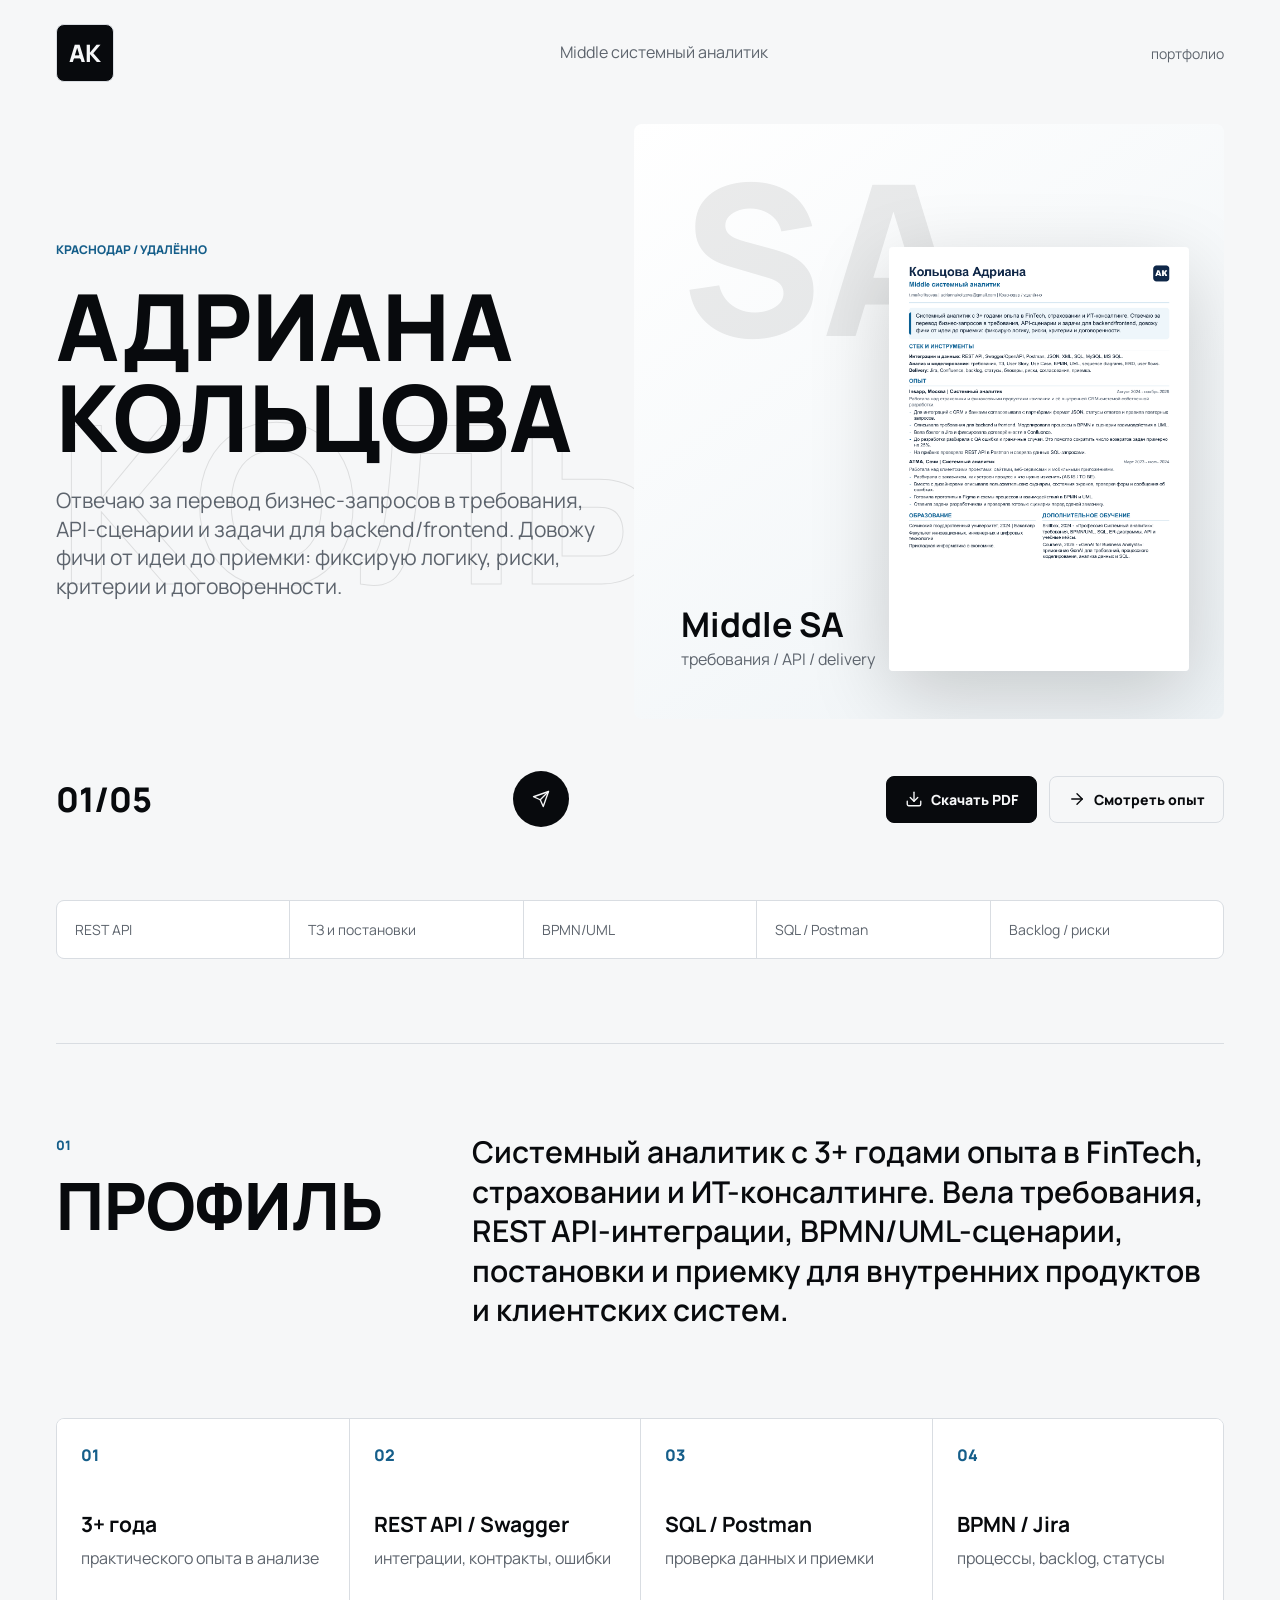
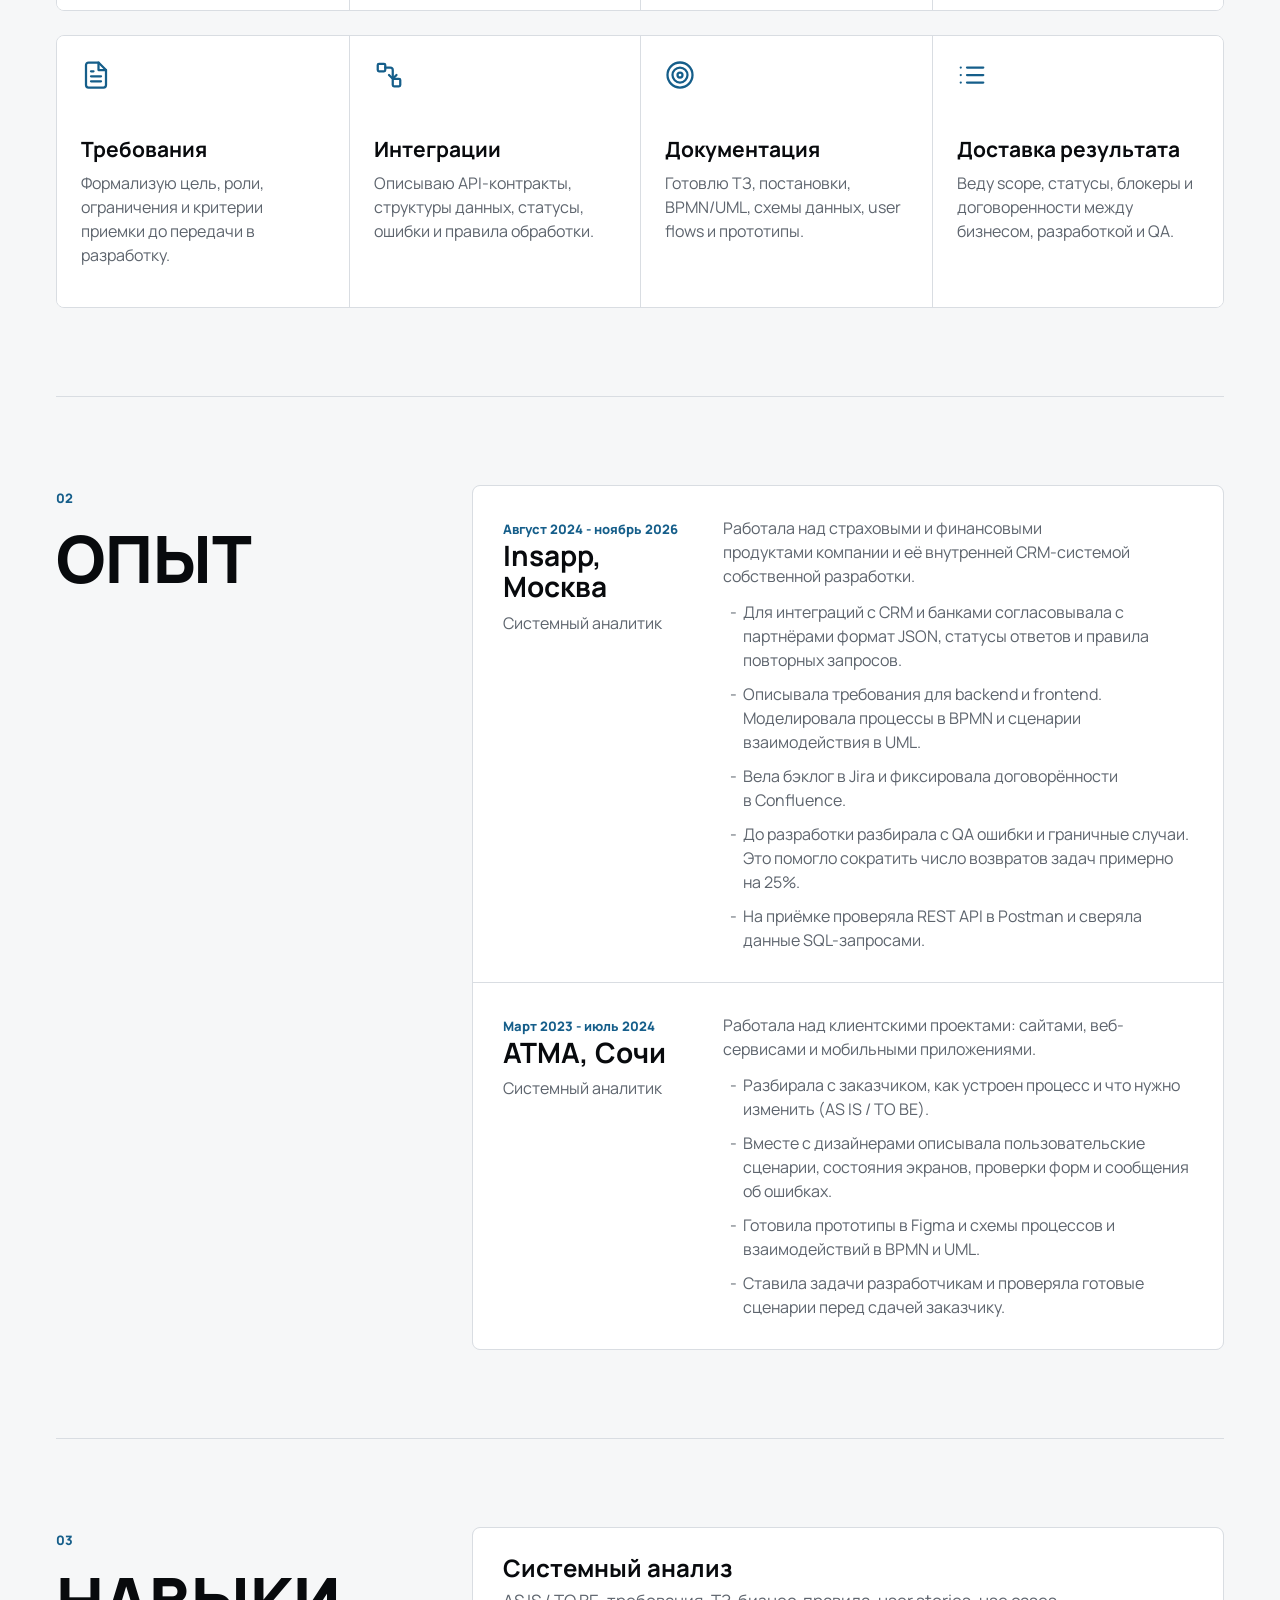
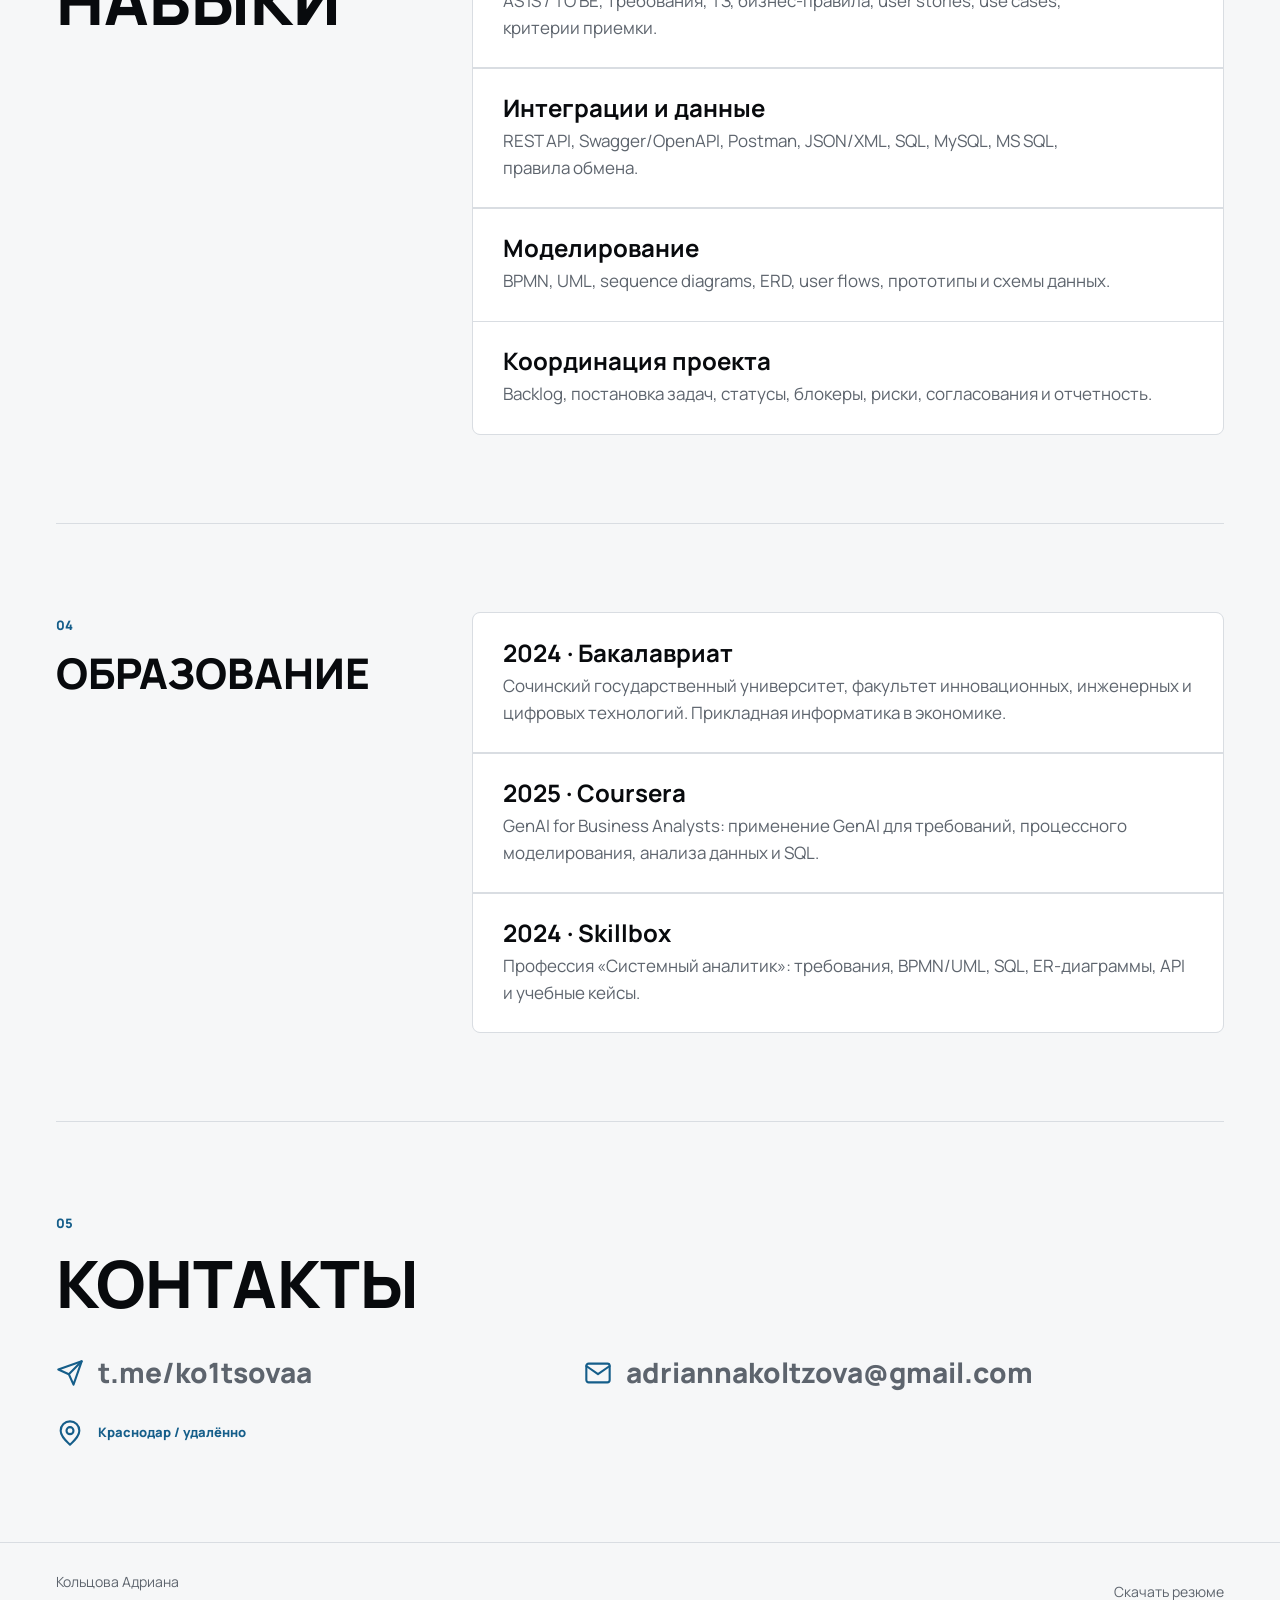
<file: index.html>
<!doctype html>
<html lang="ru" data-theme="air">
  <head>
    <meta charset="utf-8" />
    <meta name="viewport" content="width=device-width, initial-scale=1" />
    <title>Кольцова Адриана - Middle системный аналитик</title>
    <meta
      name="description"
      content="Резюме Middle системного аналитика с функциями project coordination: требования, интеграции, BPMN/UML, SQL, приемка."
    />
    <link rel="preconnect" href="https://fonts.googleapis.com" />
    <link rel="preconnect" href="https://fonts.gstatic.com" crossorigin />
    <link href="https://fonts.googleapis.com/css2?family=Manrope:wght@400;500;600;700;800&display=swap" rel="stylesheet" />
    <link rel="icon" href="assets/favicon.svg?v=1" type="image/svg+xml" />
    <link rel="stylesheet" href="styles.css?v=50" />
  </head>
  <body>
    <svg class="icon-sprite" aria-hidden="true">
      <symbol id="icon-send" viewBox="0 0 24 24"><path d="m22 2-7 20-4-9-9-4Z" /><path d="M22 2 11 13" /></symbol>
      <symbol id="icon-phone" viewBox="0 0 24 24"><path d="M22 16.92v3a2 2 0 0 1-2.18 2 19.79 19.79 0 0 1-8.63-3.07 19.5 19.5 0 0 1-6-6A19.79 19.79 0 0 1 2.12 4.18 2 2 0 0 1 4.11 2h3a2 2 0 0 1 2 1.72c.12.9.32 1.77.59 2.61a2 2 0 0 1-.45 2.11L8 9.69a16 16 0 0 0 6.31 6.31l1.25-1.25a2 2 0 0 1 2.11-.45c.84.27 1.71.47 2.61.59A2 2 0 0 1 22 16.92Z" /></symbol>
      <symbol id="icon-mail" viewBox="0 0 24 24"><path d="M4 4h16a2 2 0 0 1 2 2v12a2 2 0 0 1-2 2H4a2 2 0 0 1-2-2V6a2 2 0 0 1 2-2Z" /><path d="m22 6-10 7L2 6" /></symbol>
      <symbol id="icon-map" viewBox="0 0 24 24"><path d="M20 10c0 5-8 12-8 12S4 15 4 10a8 8 0 0 1 16 0Z" /><circle cx="12" cy="10" r="3" /></symbol>
      <symbol id="icon-download" viewBox="0 0 24 24"><path d="M21 15v4a2 2 0 0 1-2 2H5a2 2 0 0 1-2-2v-4" /><path d="M7 10l5 5 5-5" /><path d="M12 15V3" /></symbol>
      <symbol id="icon-arrow" viewBox="0 0 24 24"><path d="M5 12h14" /><path d="m12 5 7 7-7 7" /></symbol>
      <symbol id="icon-file" viewBox="0 0 24 24"><path d="M14 2H6a2 2 0 0 0-2 2v16a2 2 0 0 0 2 2h12a2 2 0 0 0 2-2V8Z" /><path d="M14 2v6h6" /><path d="M16 13H8" /><path d="M16 17H8" /><path d="M10 9H8" /></symbol>
      <symbol id="icon-workflow" viewBox="0 0 24 24"><rect x="3" y="3" width="6" height="6" rx="1" /><rect x="15" y="15" width="6" height="6" rx="1" /><path d="M9 6h4a2 2 0 0 1 2 2v7" /><path d="m12 12 3 3 3-3" /></symbol>
      <symbol id="icon-database" viewBox="0 0 24 24"><ellipse cx="12" cy="5" rx="9" ry="3" /><path d="M3 5v14c0 1.66 4.03 3 9 3s9-1.34 9-3V5" /><path d="M3 12c0 1.66 4.03 3 9 3s9-1.34 9-3" /></symbol>
      <symbol id="icon-list" viewBox="0 0 24 24"><path d="M8 6h13" /><path d="M8 12h13" /><path d="M8 18h13" /><path d="M3 6h.01" /><path d="M3 12h.01" /><path d="M3 18h.01" /></symbol>
      <symbol id="icon-check" viewBox="0 0 24 24"><path d="M20 6 9 17l-5-5" /></symbol>
      <symbol id="icon-target" viewBox="0 0 24 24"><circle cx="12" cy="12" r="10" /><circle cx="12" cy="12" r="6" /><circle cx="12" cy="12" r="2" /></symbol>
    </svg>

    <header class="site-header">
      <a class="brand" href="#top" aria-label="Кольцова Адриана">
        <span>АК</span>
      </a>

      <p class="header-role">Middle системный аналитик</p>

      <nav class="nav" aria-label="Навигация">
        <a href="portfolio.html">портфолио</a>
      </nav>
    </header>

    <main id="top">
      <section class="hero" aria-labelledby="hero-title">
        <p class="ghost-name" aria-hidden="true">Кольцова</p>

        <div class="hero-copy">
          <p class="eyebrow">Краснодар / удалённо</p>
          <h1 id="hero-title"><span>Адриана</span><span>Кольцова</span></h1>
          <p class="lead">
            Отвечаю за перевод бизнес-запросов в требования, API-сценарии и задачи для backend/frontend.
            Довожу фичи от идеи до приемки: фиксирую логику, риски, критерии и договоренности.
          </p>
        </div>

        <figure class="hero-visual" aria-label="Печатная версия резюме">
          <img src="assets/resume-preview.png?v=23" alt="Превью печатной версии резюме" />
          <figcaption>
            <strong>Middle SA</strong>
            <span>требования / API / delivery</span>
          </figcaption>
        </figure>

        <div class="hero-bottom">
          <div class="page-count">01/05</div>
          <a class="round-action" href="https://t.me/ko1tsovaa" target="_blank" rel="noopener noreferrer" aria-label="Написать в Telegram">
            <svg class="icon"><use href="#icon-send"></use></svg>
          </a>
          <div class="hero-actions">
            <a class="button primary" href="assets/resume.pdf?v=17" download="КольцоваАдрианаSA.pdf"><svg class="icon"><use href="#icon-download"></use></svg>Скачать PDF</a>
            <a class="button" href="#experience"><svg class="icon"><use href="#icon-arrow"></use></svg>Смотреть опыт</a>
          </div>
        </div>
      </section>

      <section class="marquee" aria-label="Ключевые компетенции">
        <span>REST API</span>
        <span>ТЗ и постановки</span>
        <span>BPMN/UML</span>
        <span>SQL / Postman</span>
        <span>Backlog / риски</span>
      </section>

      <section id="profile" class="editorial-section">
        <div class="section-title">
          <span>01</span>
          <h2>Профиль</h2>
        </div>
        <div class="statement">
          <p>
            Системный аналитик с 3+ годами опыта в FinTech, страховании и ИТ-консалтинге.
            Вела требования, REST API-интеграции, BPMN/UML-сценарии, постановки и приемку для внутренних продуктов и клиентских систем.
          </p>
        </div>
      </section>

      <section class="fact-row" aria-label="Ключевые факты">
        <article><span>01</span><strong>3+ года</strong><p>практического опыта в анализе</p></article>
        <article><span>02</span><strong>REST API / Swagger</strong><p>интеграции, контракты, ошибки</p></article>
        <article><span>03</span><strong>SQL / Postman</strong><p>проверка данных и приемки</p></article>
        <article><span>04</span><strong>BPMN / Jira</strong><p>процессы, backlog, статусы</p></article>
      </section>

      <section class="focus-list">
        <article>
          <svg class="icon"><use href="#icon-file"></use></svg>
          <h3>Требования</h3>
          <p>Формализую цель, роли, ограничения и критерии приемки до передачи в разработку.</p>
        </article>
        <article>
          <svg class="icon"><use href="#icon-workflow"></use></svg>
          <h3>Интеграции</h3>
          <p>Описываю API-контракты, структуры данных, статусы, ошибки и правила обработки.</p>
        </article>
        <article>
          <svg class="icon"><use href="#icon-target"></use></svg>
          <h3>Документация</h3>
          <p>Готовлю ТЗ, постановки, BPMN/UML, схемы данных, user flows и прототипы.</p>
        </article>
        <article>
          <svg class="icon"><use href="#icon-list"></use></svg>
          <h3>Доставка результата</h3>
          <p>Веду scope, статусы, блокеры и договоренности между бизнесом, разработкой и QA.</p>
        </article>
      </section>

      <section id="experience" class="editorial-section">
        <div class="section-title">
          <span>02</span>
          <h2>Опыт</h2>
        </div>
        <div class="experience-list">
          <article class="job">
            <div>
              <span class="period">Август 2024 - ноябрь 2026</span>
              <h3>Insapp, Москва</h3>
              <p>Системный аналитик</p>
            </div>
            <div class="job-summary">
              <p>Работала над страховыми и финансовыми продуктами компании и её внутренней CRM-системой собственной разработки.</p>
              <ul>
              <li>Для интеграций с CRM и банками согласовывала с партнёрами формат JSON, статусы ответов и правила повторных запросов.</li>
              <li>Описывала требования для backend и frontend. Моделировала процессы в BPMN и сценарии взаимодействия в UML.</li>
              <li>Вела бэклог в Jira и фиксировала договорённости в Confluence.</li>
              <li>До разработки разбирала с QA ошибки и граничные случаи. Это помогло сократить число возвратов задач примерно на 25%.</li>
              <li>На приёмке проверяла REST API в Postman и сверяла данные SQL-запросами.</li>
            </ul>
            </div>
          </article>

          <article class="job">
            <div>
              <span class="period">Март 2023 - июль 2024</span>
              <h3>АТМА, Сочи</h3>
              <p>Системный аналитик</p>
            </div>
            <div class="job-summary">
              <p>Работала над клиентскими проектами: сайтами, веб-сервисами и мобильными приложениями.</p>
              <ul>
              <li>Разбирала с заказчиком, как устроен процесс и что нужно изменить (AS IS / TO BE).</li>
              <li>Вместе с дизайнерами описывала пользовательские сценарии, состояния экранов, проверки форм и сообщения об ошибках.</li>
              <li>Готовила прототипы в Figma и схемы процессов и взаимодействий в BPMN и UML.</li>
              <li>Ставила задачи разработчикам и проверяла готовые сценарии перед сдачей заказчику.</li>
            </ul>
            </div>
          </article>
        </div>
      </section>

      <section id="skills" class="editorial-section">
        <div class="section-title">
          <span>03</span>
          <h2>Навыки</h2>
        </div>
        <div class="skill-lines">
          <p><strong>Системный анализ</strong> AS IS / TO BE, требования, ТЗ, бизнес-правила, user stories, use cases, критерии приемки.</p>
          <p><strong>Интеграции и данные</strong> REST API, Swagger/OpenAPI, Postman, JSON/XML, SQL, MySQL, MS SQL, правила обмена.</p>
          <p><strong>Моделирование</strong> BPMN, UML, sequence diagrams, ERD, user flows, прототипы и схемы данных.</p>
          <p><strong>Координация проекта</strong> Backlog, постановка задач, статусы, блокеры, риски, согласования и отчетность.</p>
        </div>
      </section>

      <section id="education" class="editorial-section">
        <div class="section-title"><span>04</span><h2>Образование</h2></div>
        <div class="skill-lines">
          <p><strong>2024 · Бакалавриат</strong> Сочинский государственный университет, факультет инновационных, инженерных и цифровых технологий. Прикладная информатика в экономике.</p>
          <p><strong>2025 · Coursera</strong> GenAI for Business Analysts: применение GenAI для требований, процессного моделирования, анализа данных и SQL.</p>
          <p><strong>2024 · Skillbox</strong> Профессия «Системный аналитик»: требования, BPMN/UML, SQL, ER-диаграммы, API и учебные кейсы.</p>
        </div>
      </section>

      <section id="contacts" class="contacts-section">
        <div>
          <span>05</span>
          <h2>Контакты</h2>
        </div>
        <div class="contact-links">
          <a href="https://t.me/ko1tsovaa" target="_blank" rel="noopener noreferrer"><svg class="icon"><use href="#icon-send"></use></svg>t.me/ko1tsovaa</a>
          <a href="mailto:adriannakoltzova@gmail.com"><svg class="icon"><use href="#icon-mail"></use></svg>adriannakoltzova<wbr>@gmail<wbr>.com</a>
          <span><svg class="icon"><use href="#icon-map"></use></svg>Краснодар / удалённо</span>
        </div>
      </section>
    </main>

    <footer class="site-footer">
      <span>Кольцова Адриана</span>
      <a href="assets/resume.pdf?v=17" download="КольцоваАдрианаSA.pdf">Скачать резюме</a>
    </footer>

    <script src="script.js?v=13"></script>
  </body>
</html>
</file>
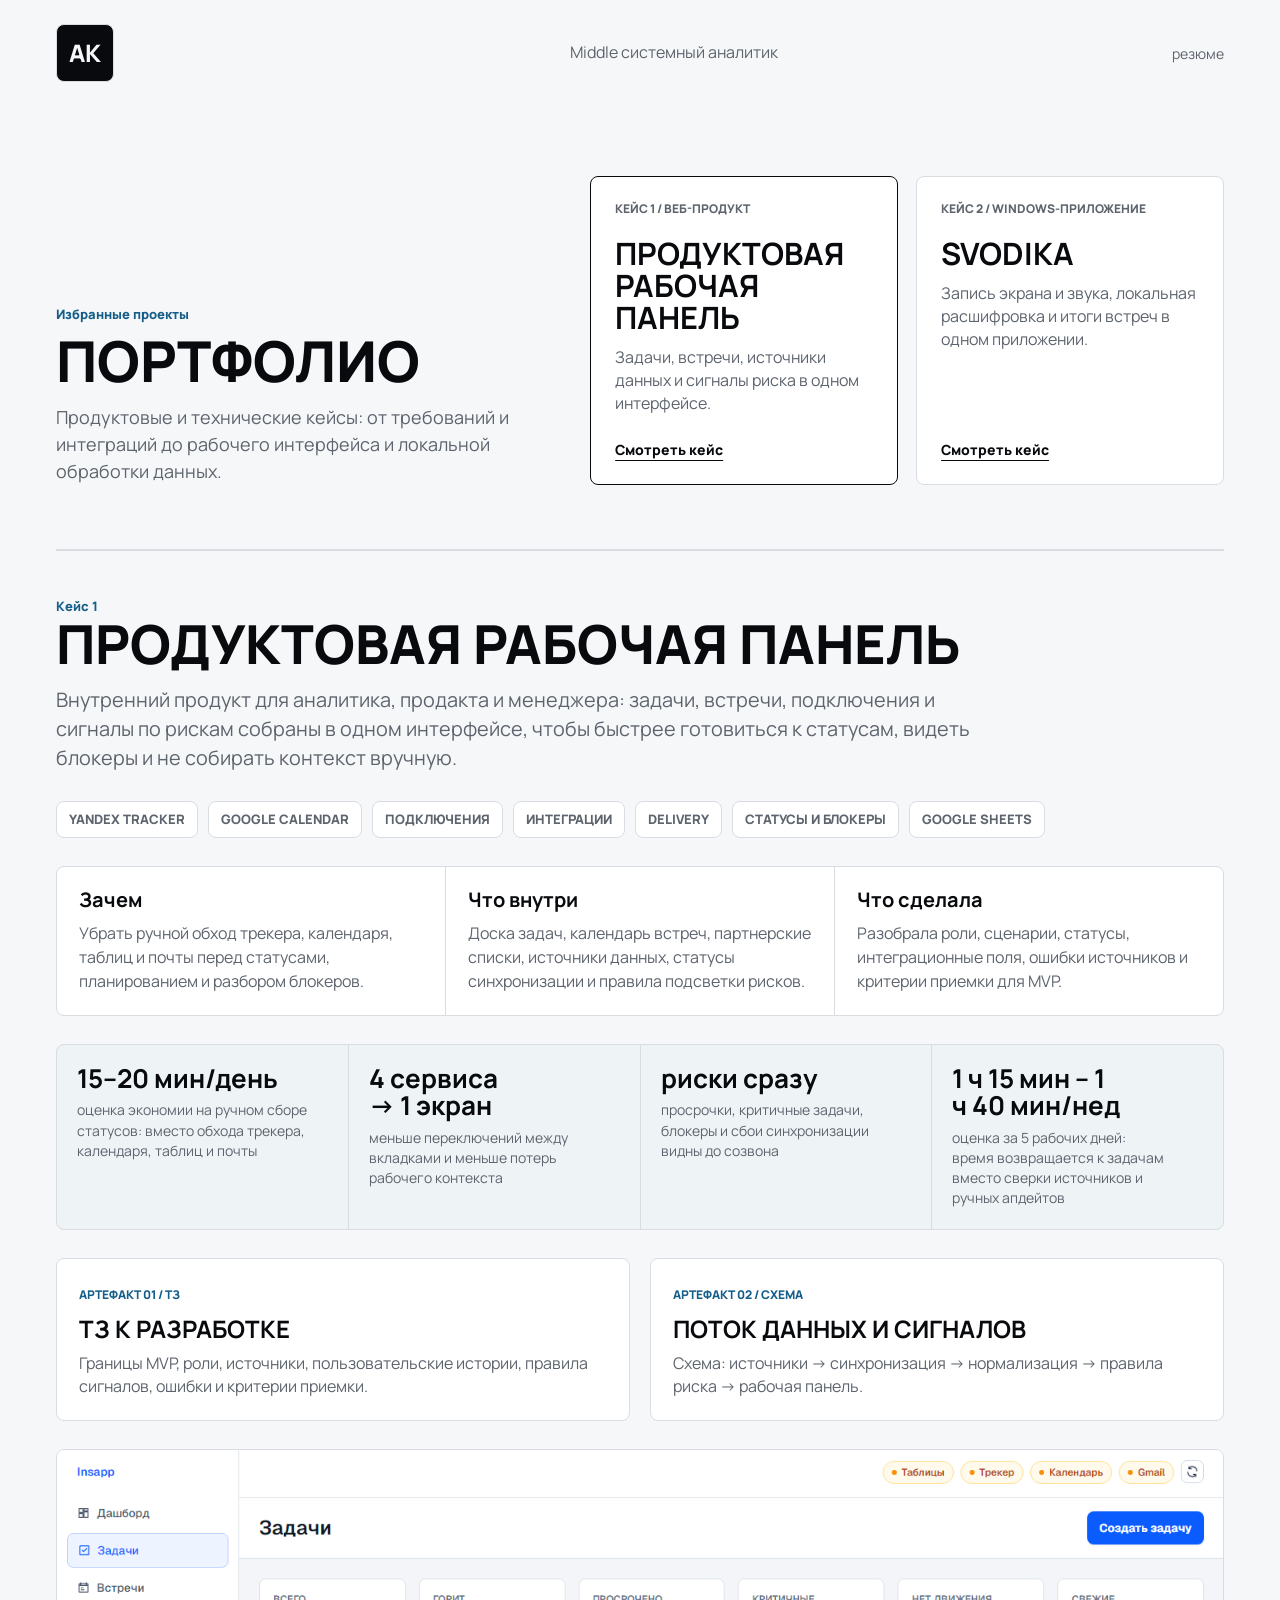
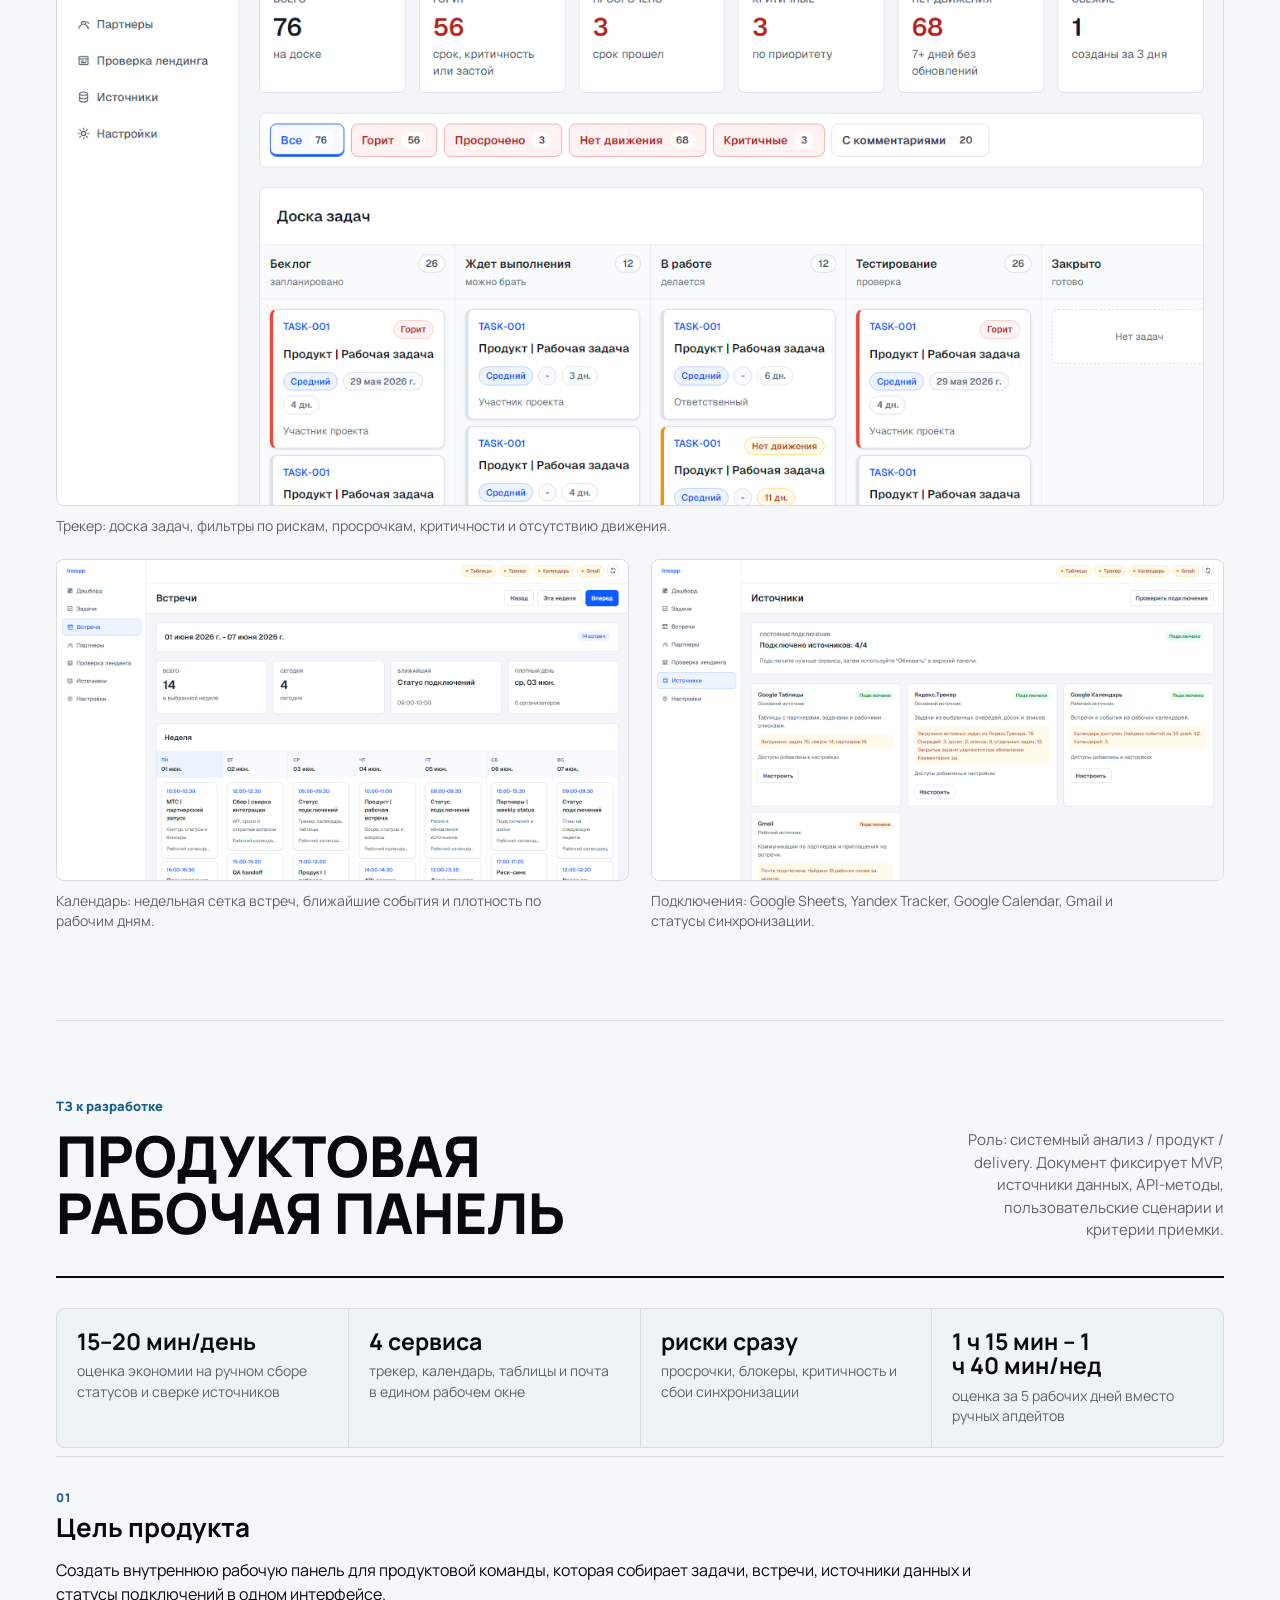
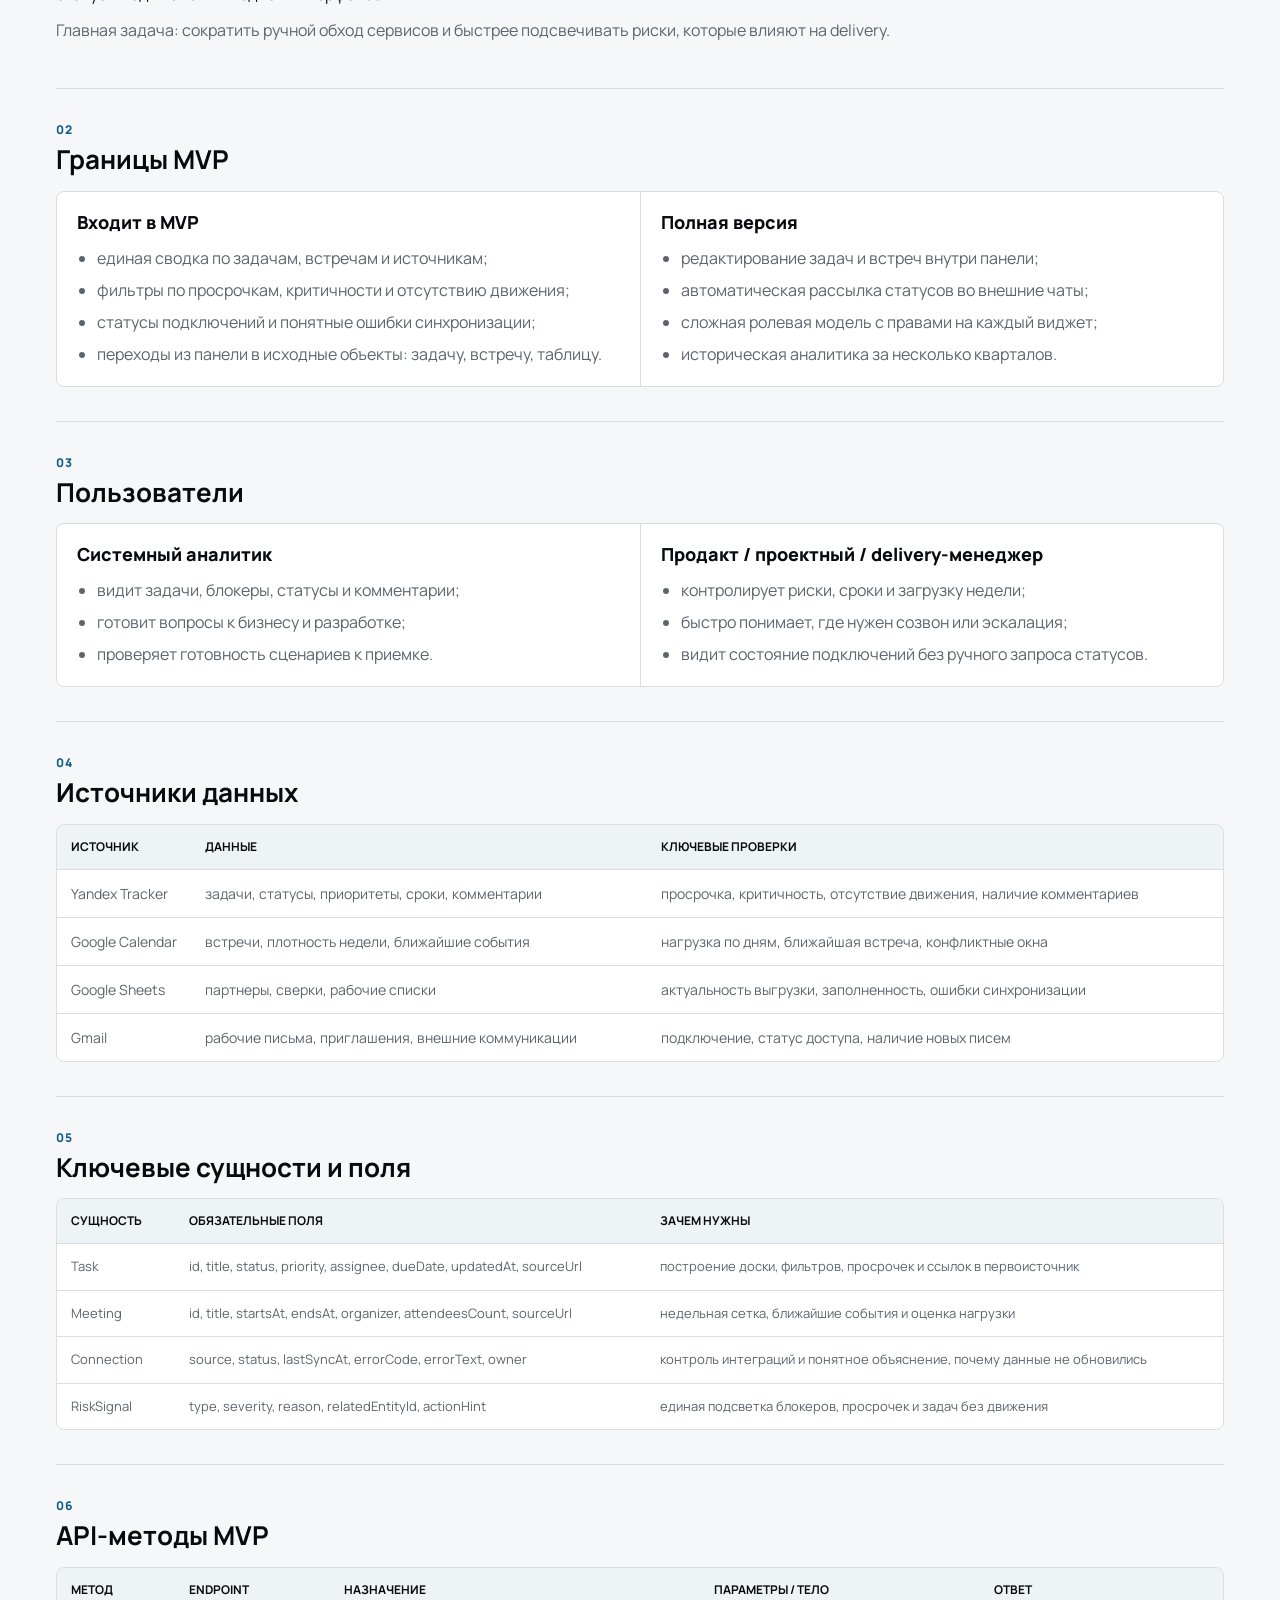
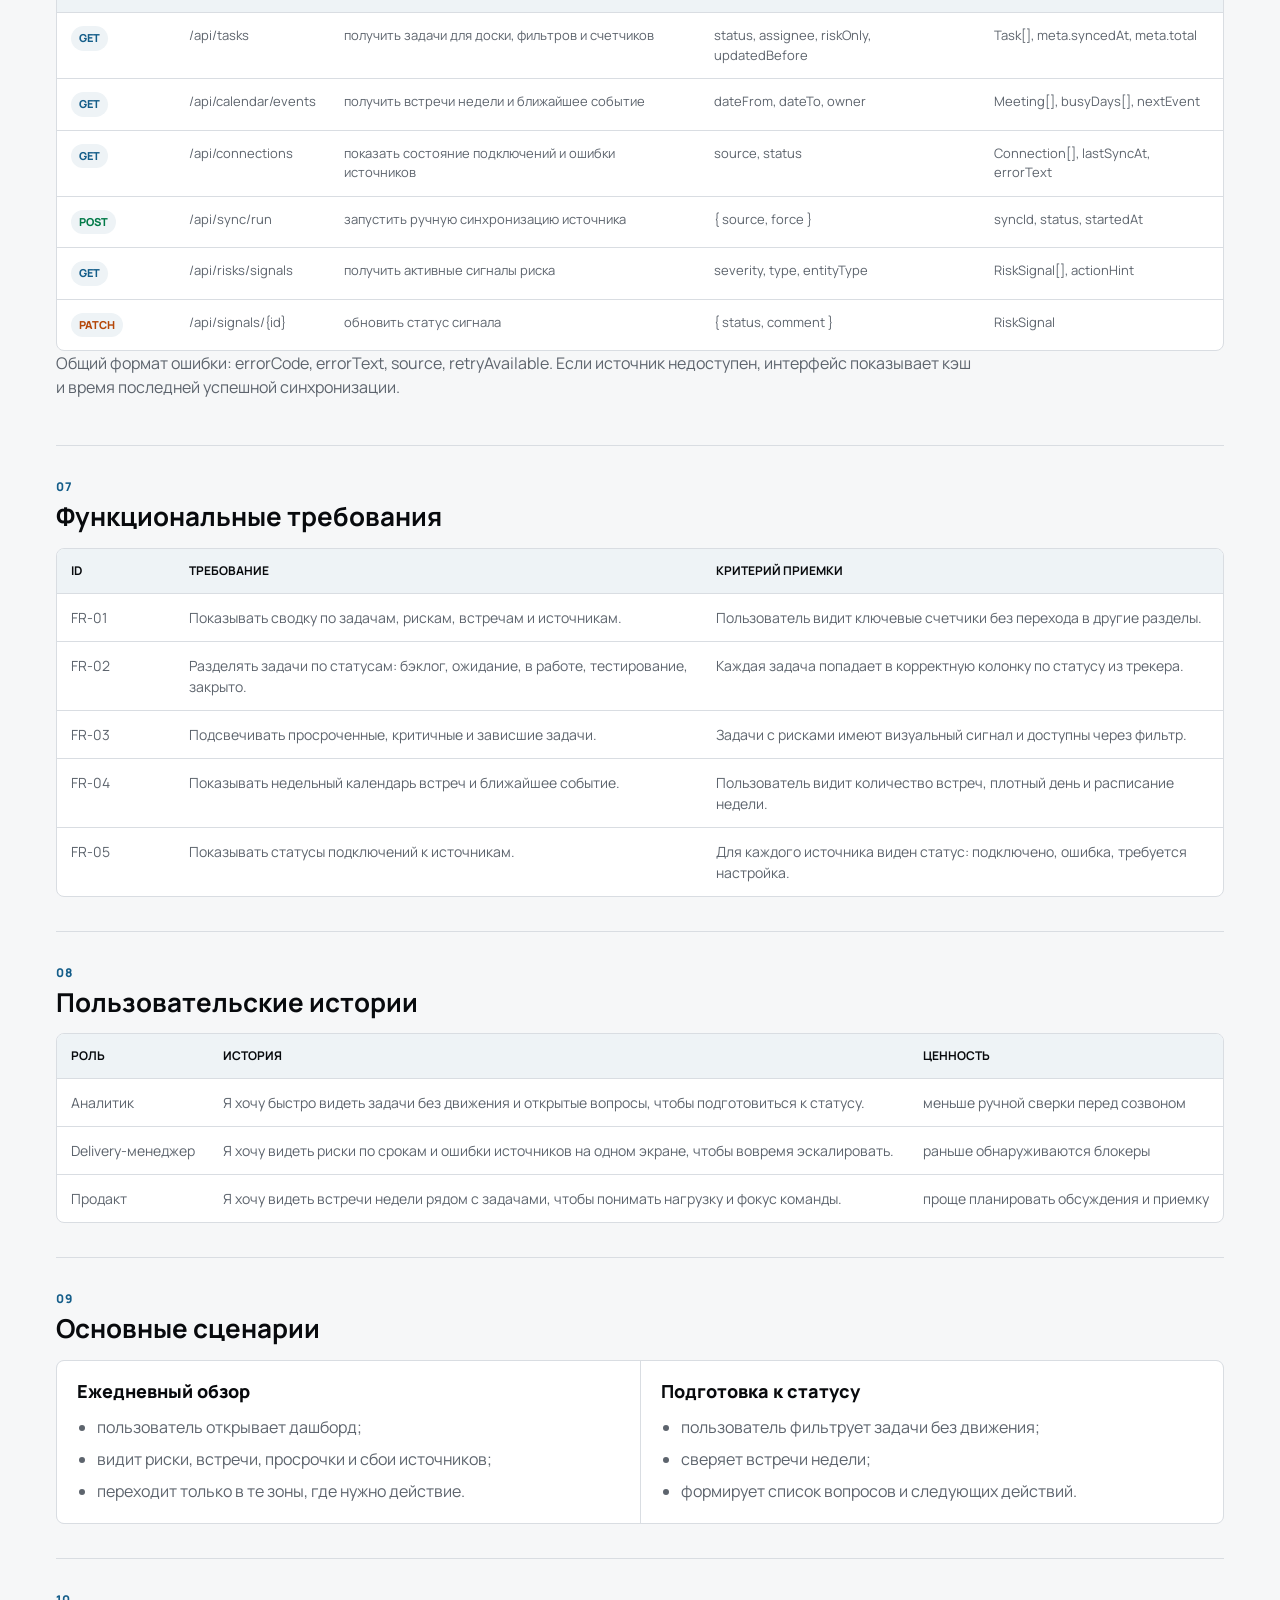
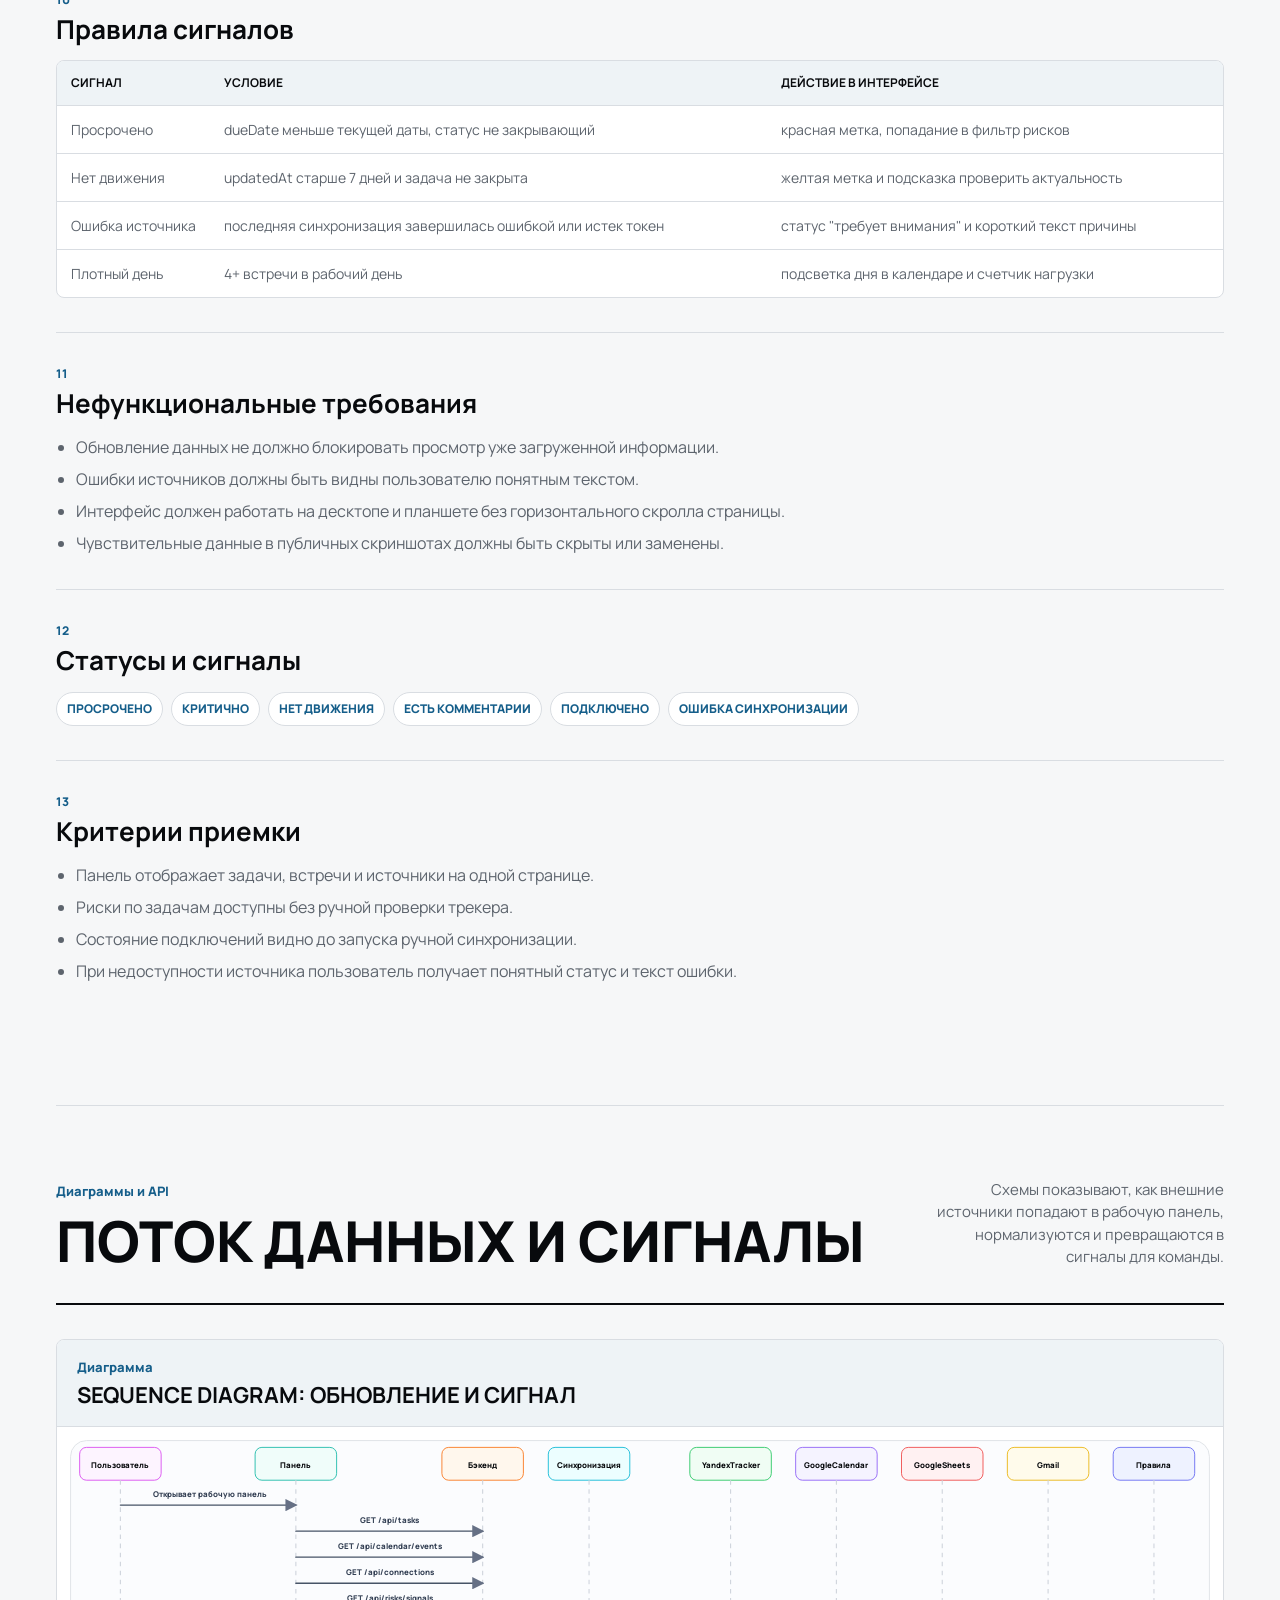
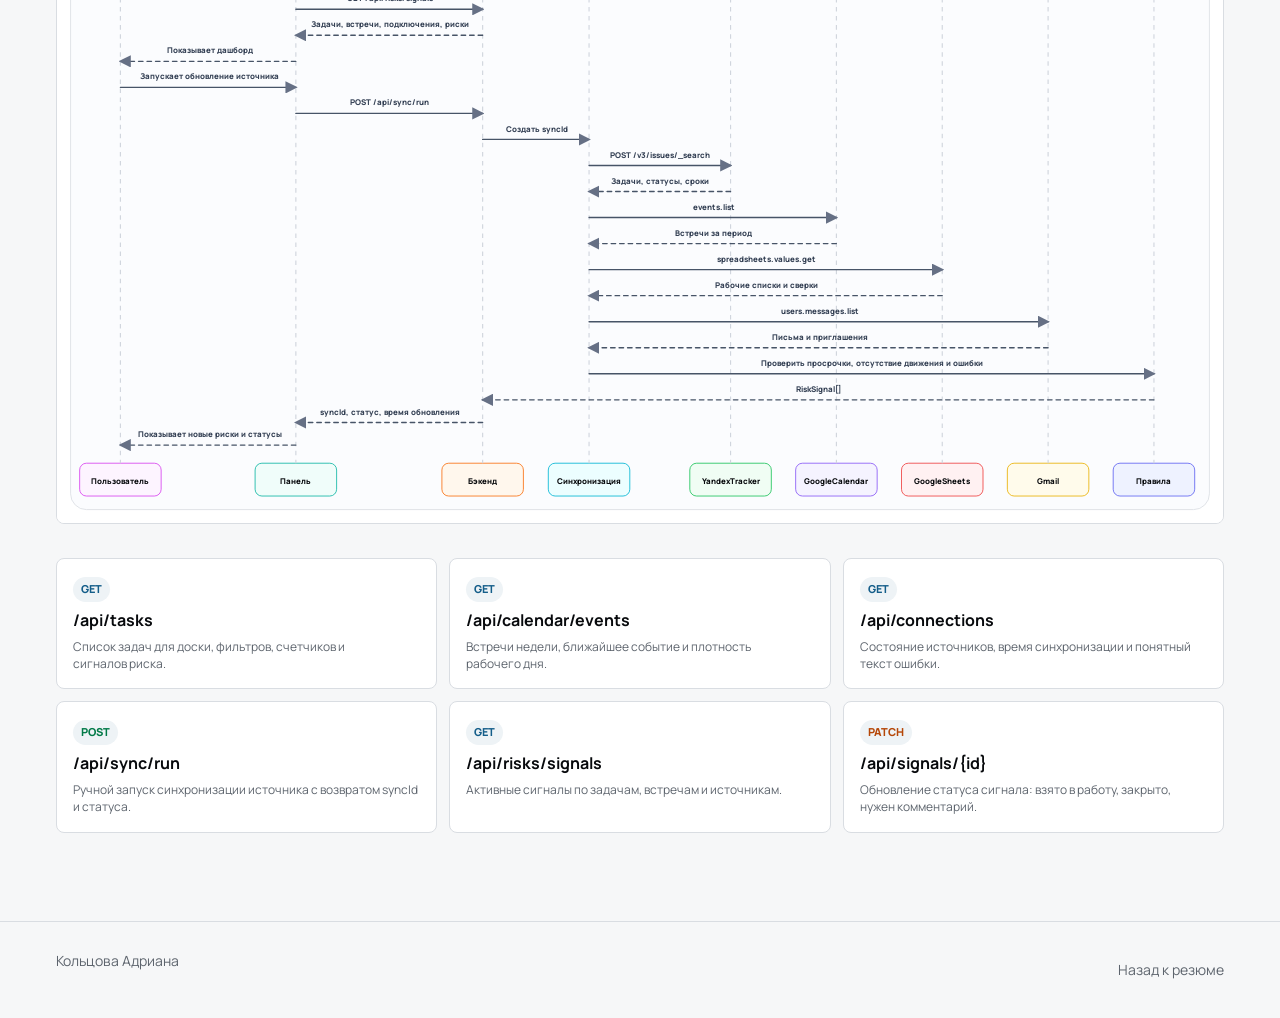
<file: case-product-panel-diagram.html>
<!doctype html>
<html lang="ru" data-theme="air">
  <head>
    <meta charset="utf-8" />
    <meta name="viewport" content="width=device-width, initial-scale=1" />
    <title>Диаграммы - Продуктовая рабочая панель</title>
    <meta http-equiv="refresh" content="0; url=portfolio.html#case-diagrams" />
    <link rel="canonical" href="portfolio.html#case-diagrams" />
    <script>
      window.location.replace("portfolio.html#case-diagrams");
    </script>
    <meta
      name="description"
      content="PDF-диаграммы продуктовой рабочей панели: поток данных и жизненный цикл сигнала."
    />
    <link rel="preconnect" href="https://fonts.googleapis.com" />
    <link rel="preconnect" href="https://fonts.gstatic.com" crossorigin />
    <link href="https://fonts.googleapis.com/css2?family=Manrope:wght@400;500;600;700;800&display=swap" rel="stylesheet" />
    <style>
      :root {
        color-scheme: light;
        --bg: #eef2f6;
        --ink: #101828;
        --muted: #475467;
        --line: #d0d5dd;
        --paper: #ffffff;
        --soft: #f2f4f7;
        --blue: #0b5cff;
        --blue-soft: #eef4ff;
        --green: #027a48;
        --green-soft: #ecfdf3;
        --amber: #b54708;
        --amber-soft: #fffaeb;
        --red: #b42318;
        --red-soft: #fef3f2;
      }

      * {
        box-sizing: border-box;
      }

      body {
        margin: 0;
        background: var(--bg);
        color: var(--ink);
        font-family: "Manrope", Arial, sans-serif;
        line-height: 1.45;
        word-break: normal;
        overflow-wrap: break-word;
      }

      .page {
        width: min(1180px, calc(100% - 32px));
        margin: 28px auto;
        padding: 42px;
        border: 1px solid var(--line);
        border-radius: 12px;
        background: var(--paper);
      }

      header {
        display: grid;
        grid-template-columns: minmax(0, 1fr) 320px;
        gap: 28px;
        align-items: end;
        padding-bottom: 28px;
        border-bottom: 2px solid var(--ink);
      }

      .case-topbar {
        display: grid;
        grid-template-columns: auto 1fr;
        gap: 18px;
        align-items: center;
        margin-bottom: 34px;
      }

      .case-brand {
        display: grid;
        width: 50px;
        height: 50px;
        place-items: center;
        border: 1px solid var(--line);
        border-radius: 8px;
        background: var(--ink);
        color: var(--bg);
        font-size: 20px;
        font-weight: 800;
        text-decoration: none;
      }

      .case-topnav {
        display: flex;
        flex-wrap: wrap;
        gap: 10px;
      }

      .case-topnav a {
        display: inline-flex;
        align-items: center;
        justify-content: center;
        min-height: 38px;
        padding: 8px 12px;
        border: 1px solid var(--line);
        border-radius: 8px;
        color: var(--muted);
        font-size: 12px;
        font-weight: 800;
        text-align: center;
        text-decoration: none;
        text-transform: uppercase;
        white-space: nowrap;
      }

      .case-topnav a:hover,
      .case-links a:hover {
        border-color: var(--blue);
        color: var(--blue);
      }

      .label,
      .kicker,
      .metric span {
        color: var(--blue);
        font-size: 12px;
        font-weight: 800;
        letter-spacing: 0.08em;
        text-transform: uppercase;
      }

      h1,
      h2,
      p {
        margin-top: 0;
      }

      h1,
      h2,
      h3,
      .signal-step strong,
      .metric strong,
      .api-card strong,
      .adapter-card strong,
      .contract strong {
        text-wrap: balance;
      }

      p,
      .note,
      .diagram-title p,
      .pill p,
      .signal-step p,
      .metric p,
      .api-card p,
      .adapter-card p,
      .contract p {
        text-wrap: pretty;
      }

      h1 {
        max-width: 820px;
        margin-bottom: 0;
        font-size: 44px;
        line-height: 1.04;
        letter-spacing: 0;
        text-transform: uppercase;
        text-wrap: balance;
      }

      .note {
        margin: 0;
        color: var(--muted);
        font-size: 14px;
        text-align: right;
      }

      .diagram-title {
        display: flex;
        justify-content: space-between;
        gap: 24px;
        align-items: end;
        margin: 0 0 20px;
      }

      .diagram-title h2 {
        margin: 6px 0 0;
        font-size: 24px;
        line-height: 1.12;
      }

      .diagram-title p {
        max-width: 430px;
        margin: 0;
        color: var(--muted);
        font-size: 13px;
        text-align: right;
      }

      .pipeline {
        display: grid;
        grid-template-columns: repeat(4, minmax(0, 1fr));
        gap: 34px;
      }

      .stage-card {
        position: relative;
        display: grid;
        grid-template-rows: auto 1fr;
        min-height: 360px;
        padding: 18px;
        border: 1px solid var(--line);
        border-radius: 12px;
        background: var(--paper);
      }

      .stage-card:not(:last-child)::before {
        content: "";
        position: absolute;
        top: 50%;
        right: -35px;
        width: 34px;
        height: 2px;
        background: #667085;
        transform: translateY(-50%);
      }

      .stage-card:not(:last-child)::after {
        content: "";
        position: absolute;
        top: 50%;
        right: -35px;
        width: 0;
        height: 0;
        border-top: 7px solid transparent;
        border-bottom: 7px solid transparent;
        border-left: 10px solid #667085;
        transform: translateY(-50%);
      }

      .stage-head {
        min-height: 86px;
        padding-bottom: 16px;
        border-bottom: 1px solid var(--line);
      }

      .stage-head h3 {
        margin: 7px 0 0;
        font-size: 20px;
        line-height: 1.12;
      }

      .stage-body {
        display: grid;
        gap: 10px;
        align-content: start;
        padding-top: 16px;
      }

      .pill {
        padding: 12px;
        border: 1px solid var(--line);
        border-radius: 9px;
        background: var(--soft);
      }

      .pill strong {
        display: block;
        margin-bottom: 5px;
        font-size: 15px;
        line-height: 1.12;
      }

      .pill p {
        margin: 0;
        color: var(--muted);
        font-size: 12px;
      }

      .source {
        background: var(--blue-soft);
        border-color: #84adff;
      }

      .source .pill {
        background: var(--paper);
        border-color: #b2ccff;
      }

      .process {
        background: var(--soft);
      }

      .rules {
        background: var(--amber-soft);
        border-color: #fdb022;
      }

      .rules .pill {
        background: var(--paper);
        border-color: #fedf89;
      }

      .rules .danger {
        background: var(--red-soft);
        border-color: #fda29b;
      }

      .result {
        background: var(--green-soft);
        border-color: #75e0a7;
      }

      .result .pill {
        background: var(--paper);
        border-color: #a6f4c5;
      }

      .signal-flow {
        display: grid;
        grid-template-columns: repeat(5, minmax(0, 1fr));
        gap: 24px;
        margin-top: 16px;
      }

      .signal-step {
        position: relative;
        min-height: 132px;
        padding: 16px;
        border: 1px solid var(--line);
        border-radius: 12px;
        background: var(--paper);
      }

      .signal-step:not(:last-child)::before {
        content: "";
        position: absolute;
        top: 50%;
        right: -24px;
        width: 24px;
        height: 2px;
        background: #667085;
        transform: translateY(-50%);
      }

      .signal-step:not(:last-child)::after {
        content: "";
        position: absolute;
        top: 50%;
        right: -24px;
        width: 0;
        height: 0;
        border-top: 7px solid transparent;
        border-bottom: 7px solid transparent;
        border-left: 10px solid #667085;
        transform: translateY(-50%);
      }

      .signal-step span {
        display: grid;
        width: 28px;
        height: 28px;
        place-items: center;
        margin-bottom: 14px;
        border-radius: 50%;
        background: var(--ink);
        color: var(--paper);
        font-size: 12px;
        font-weight: 800;
      }

      .signal-step strong {
        display: block;
        margin-bottom: 6px;
        font-size: 16px;
        line-height: 1.1;
      }

      .signal-step p {
        margin: 0;
        color: var(--muted);
        font-size: 12px;
      }

      .sequence-diagram {
        display: grid;
        gap: 1px;
        overflow-x: auto;
        border: 1px solid var(--line);
        border-radius: 12px;
        background: var(--line);
      }

      .sequence-title,
      .sequence-lanes,
      .sequence-row {
        display: grid;
        grid-template-columns: 42px repeat(5, minmax(148px, 1fr));
        min-width: 840px;
      }

      .sequence-title {
        grid-template-columns: 1fr;
        gap: 6px;
        min-width: 0;
        padding: 18px;
        background: var(--paper);
      }

      .sequence-title strong {
        font-size: 20px;
        line-height: 1.12;
        text-transform: uppercase;
      }

      .sequence-lanes span,
      .sequence-row > * {
        min-width: 0;
        padding: 12px;
        background: var(--paper);
      }

      .sequence-lanes {
        color: var(--blue);
        font-size: 12px;
        font-weight: 900;
        text-align: center;
        text-transform: uppercase;
      }

      .sequence-lanes::before {
        content: "";
        background: var(--soft);
      }

      .sequence-row span {
        display: grid;
        place-items: center;
        background: var(--ink);
        color: var(--paper);
        font-size: 12px;
        font-weight: 900;
      }

      .sequence-row p {
        position: relative;
        min-height: 58px;
        margin: 0;
        color: var(--muted);
        font-size: 12px;
        line-height: 1.4;
      }

      .sequence-row p:not(:empty)::before {
        content: "";
        position: absolute;
        top: 50%;
        left: -7px;
        width: 8px;
        height: 8px;
        border-radius: 50%;
        background: var(--blue);
        transform: translateY(-50%);
      }

      .metrics {
        display: grid;
        grid-template-columns: repeat(3, minmax(0, 1fr));
        gap: 14px;
        margin-top: 0;
      }

      .metric {
        padding: 16px;
        border: 1px solid var(--line);
        border-radius: 12px;
        background: var(--soft);
      }

      .metric strong {
        display: block;
        margin: 8px 0;
        font-size: 24px;
        line-height: 1;
      }

      .metric p {
        margin: 0;
        color: var(--muted);
        font-size: 13px;
      }

      .api-grid {
        display: grid;
        grid-template-columns: repeat(3, minmax(0, 1fr));
        gap: 12px;
        margin-top: 16px;
      }

      .api-card {
        min-width: 0;
        padding: 15px;
        border: 1px solid var(--line);
        border-radius: 12px;
        background: var(--paper);
      }

      .api-card strong {
        display: block;
        margin: 10px 0 8px;
        font-size: 16px;
        line-height: 1.12;
        overflow-wrap: anywhere;
      }

      .api-card p {
        margin: 0;
        color: var(--muted);
        font-size: 12px;
      }

      .method {
        display: inline-flex;
        align-items: center;
        min-height: 24px;
        padding: 4px 8px;
        border-radius: 999px;
        background: var(--blue-soft);
        color: var(--blue);
        font-size: 11px;
        font-weight: 800;
        white-space: nowrap;
      }

      .method.post {
        background: var(--green-soft);
        color: var(--green);
      }

      .method.patch {
        background: var(--amber-soft);
        color: var(--amber);
      }

      .contract {
        display: grid;
        grid-template-columns: 0.75fr 1fr 1fr;
        gap: 1px;
        overflow: hidden;
        margin-top: 16px;
        border: 1px solid var(--line);
        border-radius: 12px;
        background: var(--line);
      }

      .contract div {
        padding: 14px;
        background: var(--soft);
      }

      .contract strong {
        display: block;
        margin-bottom: 6px;
        font-size: 14px;
      }

      .contract p {
        margin: 0;
        color: var(--muted);
        font-size: 12px;
        overflow-wrap: anywhere;
      }

      .adapter-grid {
        display: grid;
        grid-template-columns: repeat(4, minmax(0, 1fr));
        gap: 12px;
        margin-top: 16px;
      }

      .adapter-card {
        padding: 14px;
        border: 1px solid #b2ccff;
        border-radius: 12px;
        background: var(--blue-soft);
      }

      .adapter-card span {
        display: inline-flex;
        margin-bottom: 9px;
        color: var(--blue);
        font-size: 11px;
        font-weight: 800;
        text-transform: uppercase;
      }

      .adapter-card strong {
        display: block;
        margin-bottom: 7px;
        font-size: 15px;
        line-height: 1.12;
        overflow-wrap: anywhere;
      }

      .adapter-card p {
        margin: 0;
        color: var(--muted);
        font-size: 12px;
      }

      main > section {
        padding: 34px 0;
      }

      main > section + section {
        border-top: 1px solid var(--line);
      }

      .case-links {
        display: flex;
        flex-wrap: wrap;
        gap: 10px;
        margin: 18px 0 0;
      }

      .case-links a {
        display: inline-flex;
        align-items: center;
        min-height: 38px;
        padding: 8px 12px;
        border: 1px solid var(--line);
        border-radius: 8px;
        color: var(--ink);
        font-size: 12px;
        font-weight: 800;
        text-decoration: none;
        text-transform: uppercase;
      }

      @media (max-width: 980px) {
        .page {
          width: 100%;
          margin: 0;
          padding: 24px;
          border: 0;
          border-radius: 0;
        }

        header,
        .case-topbar,
        .pipeline,
        .signal-flow,
        .metrics,
        .api-grid,
        .adapter-grid,
        .contract {
          grid-template-columns: 1fr;
        }

        .note,
        .diagram-title p {
          text-align: left;
        }

        .diagram-title {
          display: grid;
          gap: 10px;
        }

        .stage-card,
        .signal-step {
          min-height: auto;
        }

        .stage-card:not(:last-child)::before,
        .signal-step:not(:last-child)::before {
          top: auto;
          right: 50%;
          bottom: -24px;
          width: 2px;
          height: 24px;
          transform: translateX(50%);
        }

        .stage-card:not(:last-child)::after,
        .signal-step:not(:last-child)::after {
          top: auto;
          right: 50%;
          bottom: -34px;
          border-top: 10px solid #667085;
          border-right: 7px solid transparent;
          border-bottom: 0;
          border-left: 7px solid transparent;
          transform: translateX(50%);
        }

        h1 {
          font-size: 34px;
        }

        main > section {
          padding: 30px 0;
        }

        .case-links a {
          width: 100%;
          justify-content: center;
          text-align: center;
        }

        .case-topnav a {
          width: 100%;
          justify-content: center;
          white-space: normal;
        }
      }

      @media print {
        @page {
          size: A4 landscape;
          margin: 9mm;
        }

        :root {
          --bg: #ffffff;
          --ink: #101828;
          --muted: #475467;
          --line: #d0d5dd;
          --paper: #ffffff;
          --soft: #f2f4f7;
          --blue: #0b5cff;
          --blue-soft: #eef4ff;
          --green: #027a48;
          --green-soft: #ecfdf3;
          --amber: #b54708;
          --amber-soft: #fffaeb;
          --red: #b42318;
          --red-soft: #fef3f2;
        }

        body {
          background: #ffffff;
        }

        .page {
          width: auto;
          margin: 0;
          padding: 0;
          border: 0;
          border-radius: 0;
        }

        .pipeline {
          gap: 28px;
        }

        .stage-card:not(:last-child)::before {
          right: -29px;
          width: 28px;
        }

        .stage-card:not(:last-child)::after {
          right: -29px;
        }

        .stage-card,
        .signal-step,
        .sequence-diagram,
        .metric,
        .api-card,
        .adapter-card,
        .contract {
          break-inside: avoid;
        }

        .case-topbar,
        .case-links {
          display: none;
        }
      }
    </style>
  </head>
  <body>
    <main class="page">
      <div class="case-topbar">
        <a class="case-brand" href="index.html" aria-label="Кольцова Адриана">АК</a>
        <nav class="case-topnav" aria-label="Страницы кейса">
          <a href="index.html">Резюме</a>
          <a href="portfolio.html#case-work-machine">Портфолио</a>
          <a href="portfolio.html#case-tz">ТЗ</a>
          <a href="case-product-panel-diagram.html">Диаграммы и API</a>
        </nav>
      </div>

      <header>
        <div>
          <p class="label">Диаграммы / для PDF</p>
          <h1>Рабочая панель: поток данных и сигналы</h1>
        </div>
        <p class="note">
          Схемы показывают, как данные попадают в панель, превращаются в сигналы
          и помогают команде быстрее находить блокеры.
        </p>
      </header>

      <section aria-label="Диаграмма потока данных">
        <div class="diagram-title">
          <div>
            <span class="kicker">Диаграмма 01</span>
            <h2>Поток данных в рабочую панель</h2>
          </div>
          <p>Основной контур: от внешних сервисов до экранов, которые использует аналитик, продакт или менеджер.</p>
        </div>

        <div class="pipeline">
          <article class="stage-card source">
            <div class="stage-head">
              <span class="kicker">01 вход</span>
              <h3>Источники</h3>
            </div>
            <div class="stage-body">
              <div class="pill"><strong>Yandex Tracker</strong><p>задачи, статусы, сроки, приоритеты</p></div>
              <div class="pill"><strong>Google Calendar</strong><p>встречи, нагрузка, ближайшие события</p></div>
              <div class="pill"><strong>Google Sheets</strong><p>партнеры, сверки, рабочие списки</p></div>
              <div class="pill"><strong>Gmail</strong><p>письма, приглашения, коммуникации</p></div>
            </div>
          </article>

          <article class="stage-card process">
            <div class="stage-head">
              <span class="kicker">02 обработка</span>
              <h3>Единая модель</h3>
            </div>
            <div class="stage-body">
              <div class="pill"><strong>Проверка доступа</strong><p>подключение, токен, понятная ошибка</p></div>
              <div class="pill"><strong>Нормализация</strong><p>id, владелец, срок, статус, ссылка</p></div>
              <div class="pill"><strong>Свежесть данных</strong><p>последняя синхронизация и источник</p></div>
            </div>
          </article>

          <article class="stage-card rules">
            <div class="stage-head">
              <span class="kicker">03 логика</span>
              <h3>Правила сигналов</h3>
            </div>
            <div class="stage-body">
              <div class="pill danger"><strong>Просрочка</strong><p>срок прошел, задача не закрыта</p></div>
              <div class="pill"><strong>Нет движения</strong><p>нет обновлений 7+ дней</p></div>
              <div class="pill"><strong>Сбой источника</strong><p>ошибка доступа или синхронизации</p></div>
              <div class="pill"><strong>Плотный день</strong><p>4+ встречи в рабочем дне</p></div>
            </div>
          </article>

          <article class="stage-card result">
            <div class="stage-head">
              <span class="kicker">04 выход</span>
              <h3>Рабочие экраны</h3>
            </div>
            <div class="stage-body">
              <div class="pill"><strong>Дашборд</strong><p>фокус дня и общая картина</p></div>
              <div class="pill"><strong>Доска задач</strong><p>статусы, фильтры, блокеры</p></div>
              <div class="pill"><strong>Календарь</strong><p>неделя, встречи, загрузка</p></div>
              <div class="pill"><strong>Подключения</strong><p>источники, ошибки, время обновления</p></div>
            </div>
          </article>
        </div>
      </section>

      <section aria-label="Диаграмма жизненного цикла сигнала">
        <div class="diagram-title">
          <div>
            <span class="kicker">Диаграмма 02</span>
            <h2>Жизненный цикл сигнала риска</h2>
          </div>
          <p>Эта схема показывает, что происходит после обновления данных и как сигнал превращается в действие команды.</p>
        </div>

        <div class="signal-flow">
          <article class="signal-step">
            <span>1</span>
            <strong>Данные обновились</strong>
            <p>панель получила задачи, встречи и статусы источников</p>
          </article>
          <article class="signal-step">
            <span>2</span>
            <strong>Правило сработало</strong>
            <p>найдена просрочка, сбой источника или задача без движения</p>
          </article>
          <article class="signal-step">
            <span>3</span>
            <strong>Сигнал показан</strong>
            <p>риск виден в дашборде, фильтре или карточке задачи</p>
          </article>
          <article class="signal-step">
            <span>4</span>
            <strong>Команда действует</strong>
            <p>появляется вопрос, созвон, эскалация или обновление статуса</p>
          </article>
          <article class="signal-step">
            <span>5</span>
            <strong>Риск закрыт</strong>
            <p>задача обновлена, источник восстановлен, блокер снят</p>
          </article>
        </div>
      </section>

      <section aria-label="Sequence diagram синхронизации источников">
        <div class="diagram-title">
          <div>
            <span class="kicker">Диаграмма 03</span>
            <h2>Sequence diagram: синхронизация источников</h2>
          </div>
          <p>Сценарий показывает, как пользователь запускает обновление, а панель получает данные и показывает риск.</p>
        </div>

        <div class="sequence-diagram" aria-label="Sequence diagram: синхронизация источников и показ сигнала">
          <div class="sequence-title">
            <span class="kicker">Sequence diagram</span>
            <strong>Синхронизация источников и показ сигнала</strong>
          </div>
          <div class="sequence-lanes">
            <span>Пользователь</span>
            <span>Рабочая панель</span>
            <span>Sync API</span>
            <span>Внешние источники</span>
            <span>Risk Engine</span>
          </div>
          <div class="sequence-row">
            <span>1</span>
            <p>открывает панель</p>
            <p>GET /api/tasks, /api/calendar/events, /api/connections</p>
            <p>запрашивает актуальные данные</p>
            <p>Yandex Tracker, Calendar, Sheets, Gmail</p>
            <p></p>
          </div>
          <div class="sequence-row">
            <span>2</span>
            <p></p>
            <p>показывает кэш и время последней синхронизации</p>
            <p>нормализует задачи, встречи и статусы источников</p>
            <p>возвращают данные или понятную ошибку</p>
            <p></p>
          </div>
          <div class="sequence-row">
            <span>3</span>
            <p>запускает ручную синхронизацию</p>
            <p>POST /api/sync/run</p>
            <p>создает syncId и обновляет источник</p>
            <p>возвращают результат обновления</p>
            <p>проверяет просрочку, критичность и отсутствие движения</p>
          </div>
          <div class="sequence-row">
            <span>4</span>
            <p>видит сигнал и переходит в задачу</p>
            <p>GET /api/risks/signals</p>
            <p>возвращает активные сигналы</p>
            <p></p>
            <p>формирует reason и actionHint</p>
          </div>
        </div>
      </section>

      <section aria-label="API методы панели">
        <div class="diagram-title">
          <div>
            <span class="kicker">Диаграмма 04</span>
            <h2>API-методы и контракты данных</h2>
          </div>
          <p>Минимальный набор ручек для MVP: получение данных, запуск синхронизации и работа с сигналами риска.</p>
        </div>

        <div class="api-grid">
          <article class="api-card">
            <span class="method">GET</span>
            <strong>/api/tasks</strong>
            <p>Параметры: status, assignee, riskOnly, updatedBefore. Ответ: список задач для доски и фильтров.</p>
          </article>
          <article class="api-card">
            <span class="method">GET</span>
            <strong>/api/calendar/events</strong>
            <p>Параметры: dateFrom, dateTo, owner. Ответ: встречи недели, ближайшее событие и плотность дня.</p>
          </article>
          <article class="api-card">
            <span class="method">GET</span>
            <strong>/api/connections</strong>
            <p>Параметры: source, status. Ответ: состояние источников, время синхронизации и текст ошибки.</p>
          </article>
          <article class="api-card">
            <span class="method post">POST</span>
            <strong>/api/sync/run</strong>
            <p>Тело: source, force. Ответ: syncId, status, startedAt. Запускает ручное обновление источника.</p>
          </article>
          <article class="api-card">
            <span class="method">GET</span>
            <strong>/api/risks/signals</strong>
            <p>Параметры: severity, type, entityType. Ответ: активные сигналы по задачам, встречам и источникам.</p>
          </article>
          <article class="api-card">
            <span class="method patch">PATCH</span>
            <strong>/api/signals/{id}</strong>
            <p>Тело: status, comment. Ответ: обновленный сигнал. Нужен для отметки "взято в работу" или "закрыто".</p>
          </article>
        </div>

        <div class="adapter-grid" aria-label="Методы внешних API источников">
          <article class="adapter-card">
            <span>Yandex Tracker REST</span>
            <strong>POST /v3/issues/_search</strong>
            <p>получение задач по фильтру: очередь, статус, исполнитель, дата обновления</p>
          </article>
          <article class="adapter-card">
            <span>Google Calendar API</span>
            <strong>events.list</strong>
            <p>получение встреч за период: timeMin, timeMax, calendarId, singleEvents</p>
          </article>
          <article class="adapter-card">
            <span>Google Sheets API</span>
            <strong>spreadsheets.values.get</strong>
            <p>чтение рабочих списков, партнеров, сверок и справочников</p>
          </article>
          <article class="adapter-card">
            <span>Gmail API</span>
            <strong>users.messages.list</strong>
            <p>проверка входящих коммуникаций и приглашений по рабочим фильтрам</p>
          </article>
        </div>

        <div class="contract" aria-label="Общий формат ответа API">
          <div>
            <strong>Успешный ответ</strong>
            <p>{ data, meta: { source, syncedAt, total } }</p>
          </div>
          <div>
            <strong>Ошибка источника</strong>
            <p>{ errorCode, errorText, source, retryAvailable }</p>
          </div>
          <div>
            <strong>Общее правило</strong>
            <p>панель показывает кэш и время последней синхронизации, если источник временно недоступен</p>
          </div>
        </div>
      </section>

      <section class="metrics" aria-label="Эффект от продукта">
        <article class="metric">
          <span>экономия времени</span>
          <strong>15–20 мин/день</strong>
          <p>оценка экономии на ручном сборе статусов из трекера, календаря, таблиц и почты</p>
        </article>
        <article class="metric">
          <span>меньше переключений</span>
          <strong>4 сервиса → 1 экран</strong>
          <p>контекст задачи, встречи и подключения видны рядом</p>
        </article>
        <article class="metric">
          <span>раньше видны блокеры</span>
          <strong>риски до созвона</strong>
          <p>команда приходит на статус уже с понятным списком проблем</p>
        </article>
      </section>
    </main>
  </body>
</html>
</file>
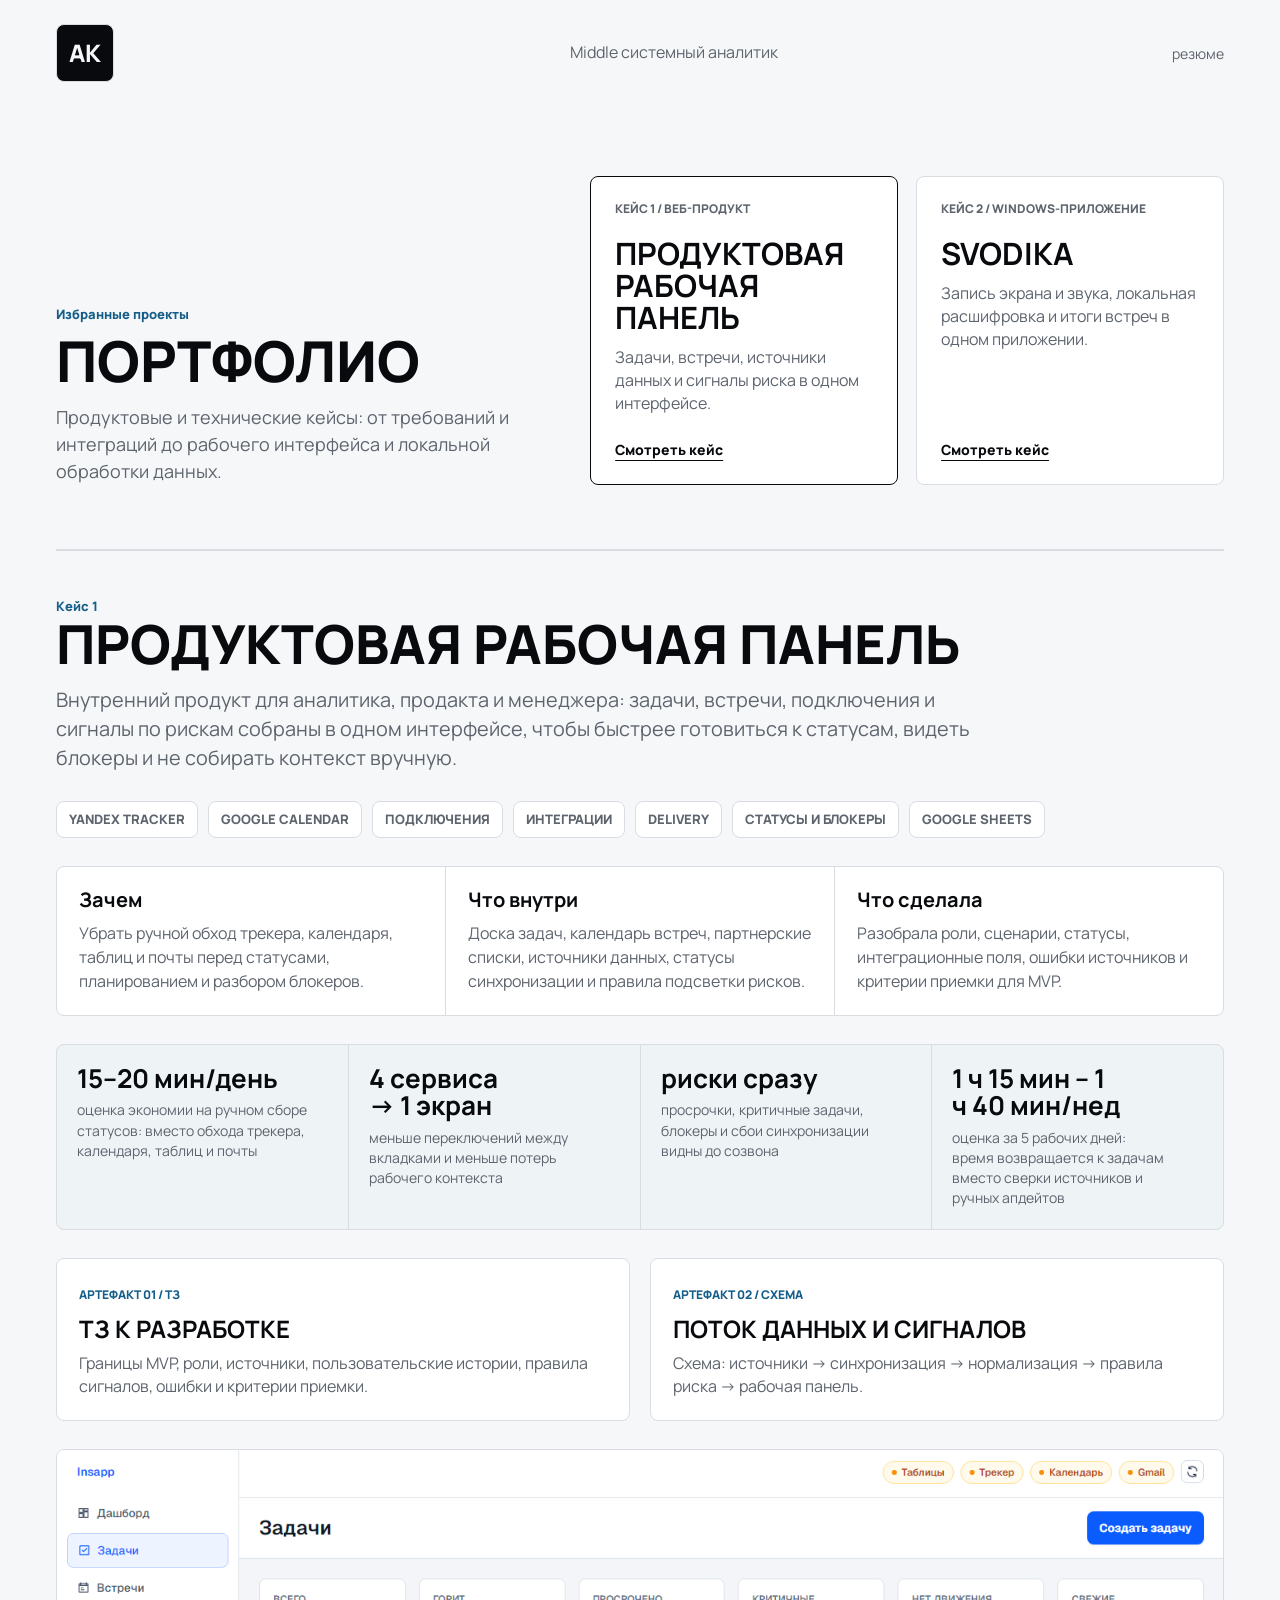
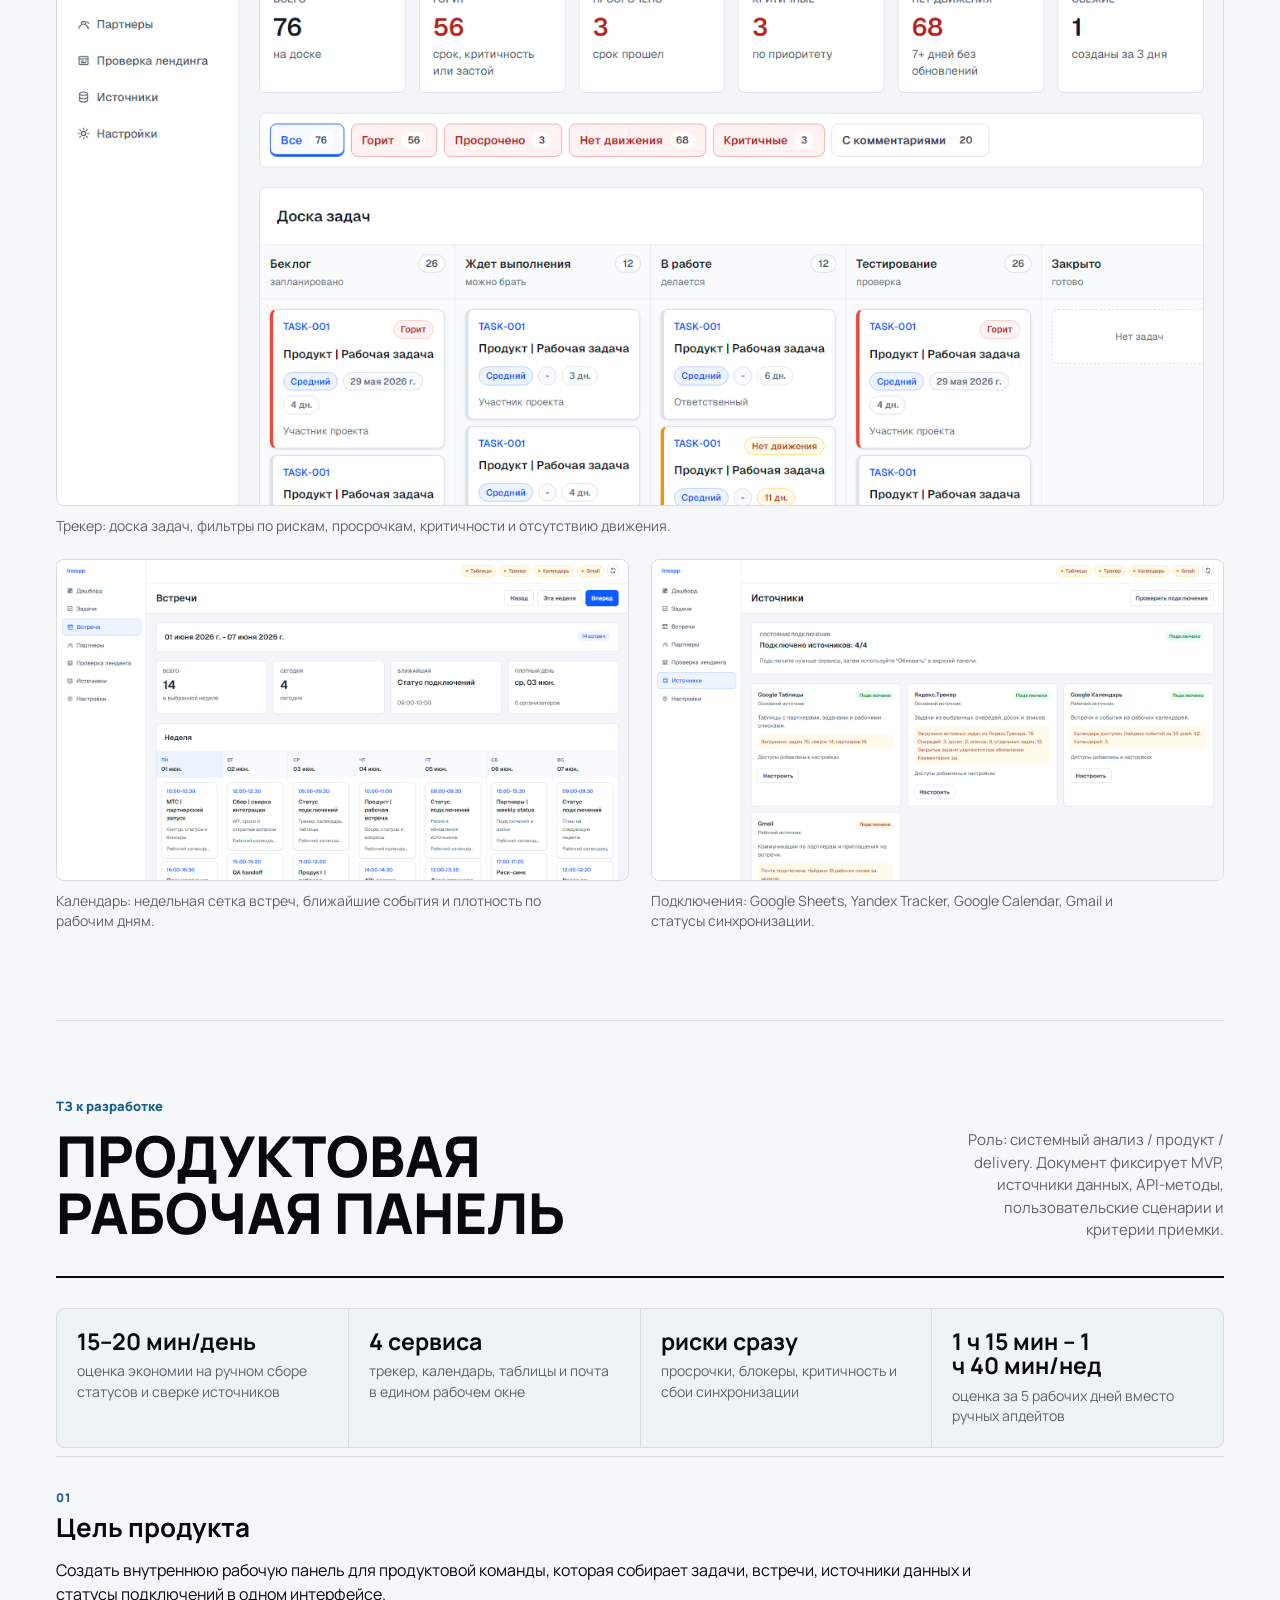
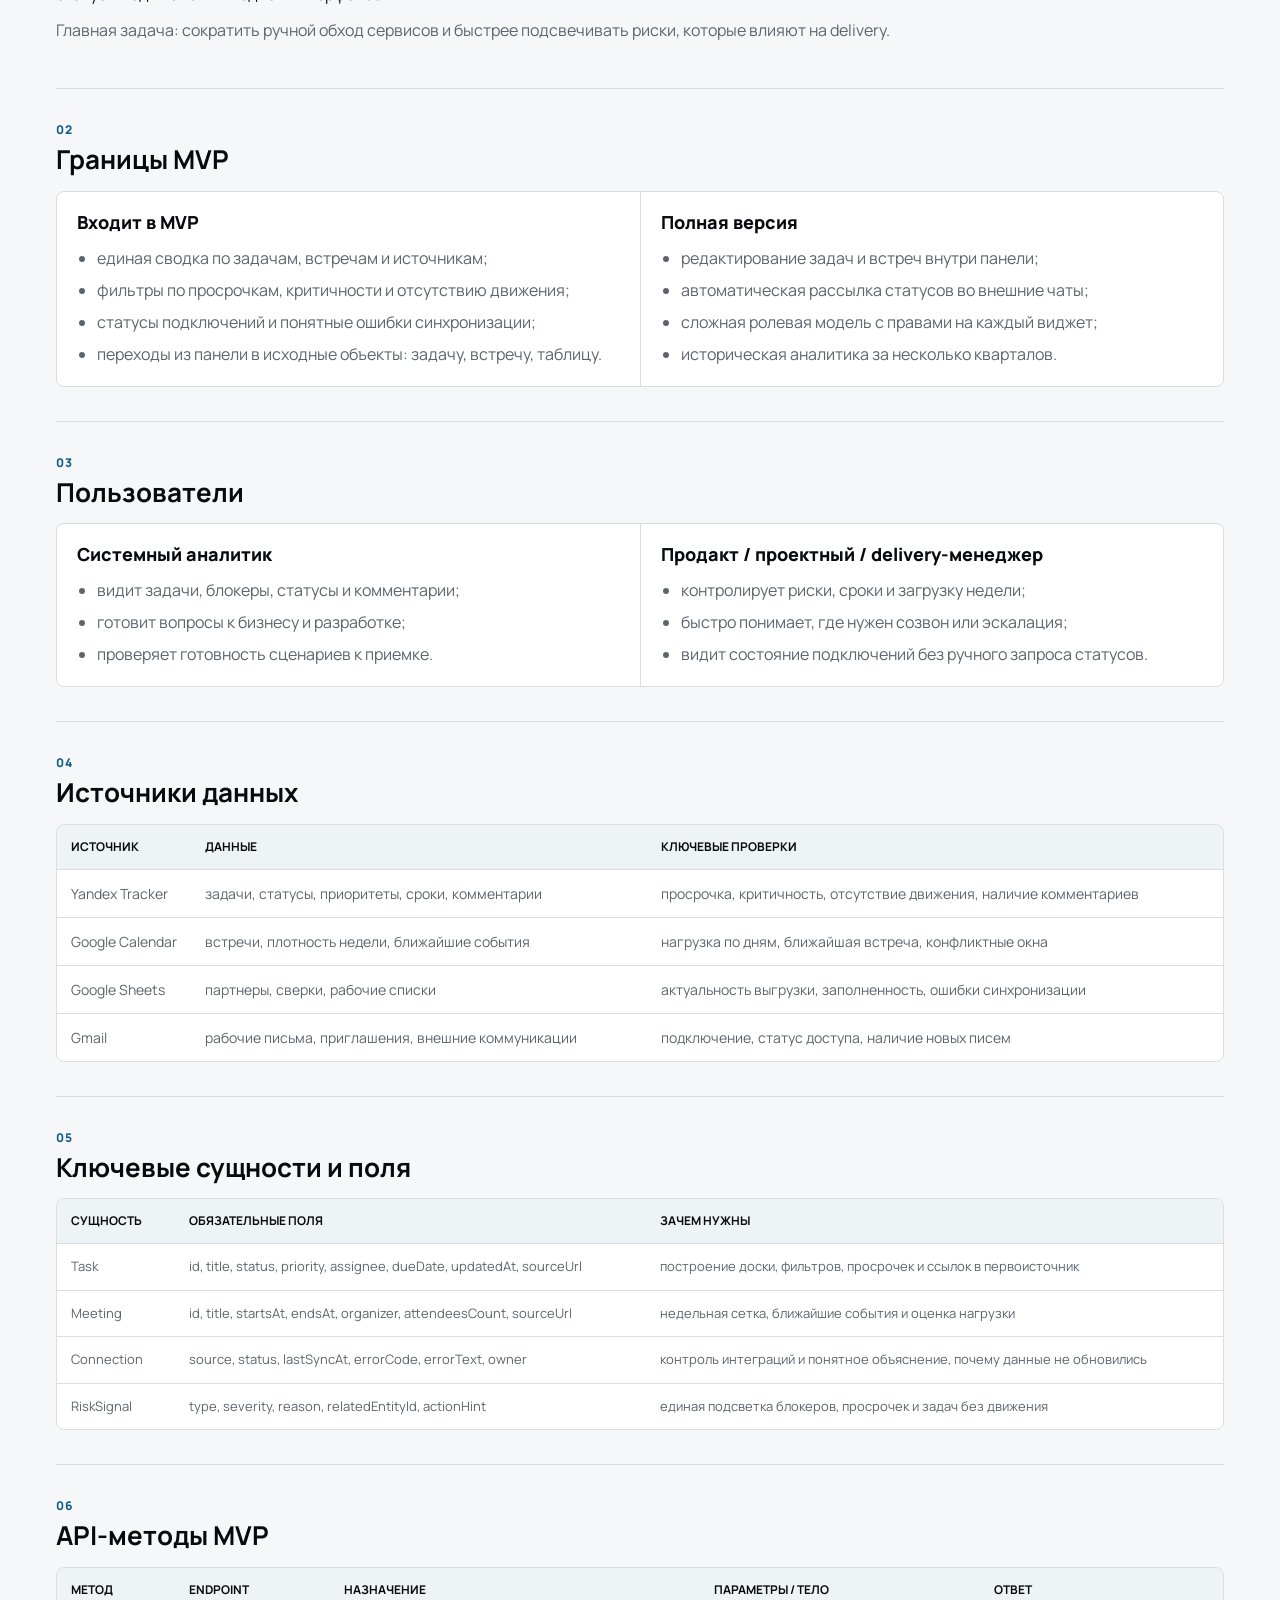
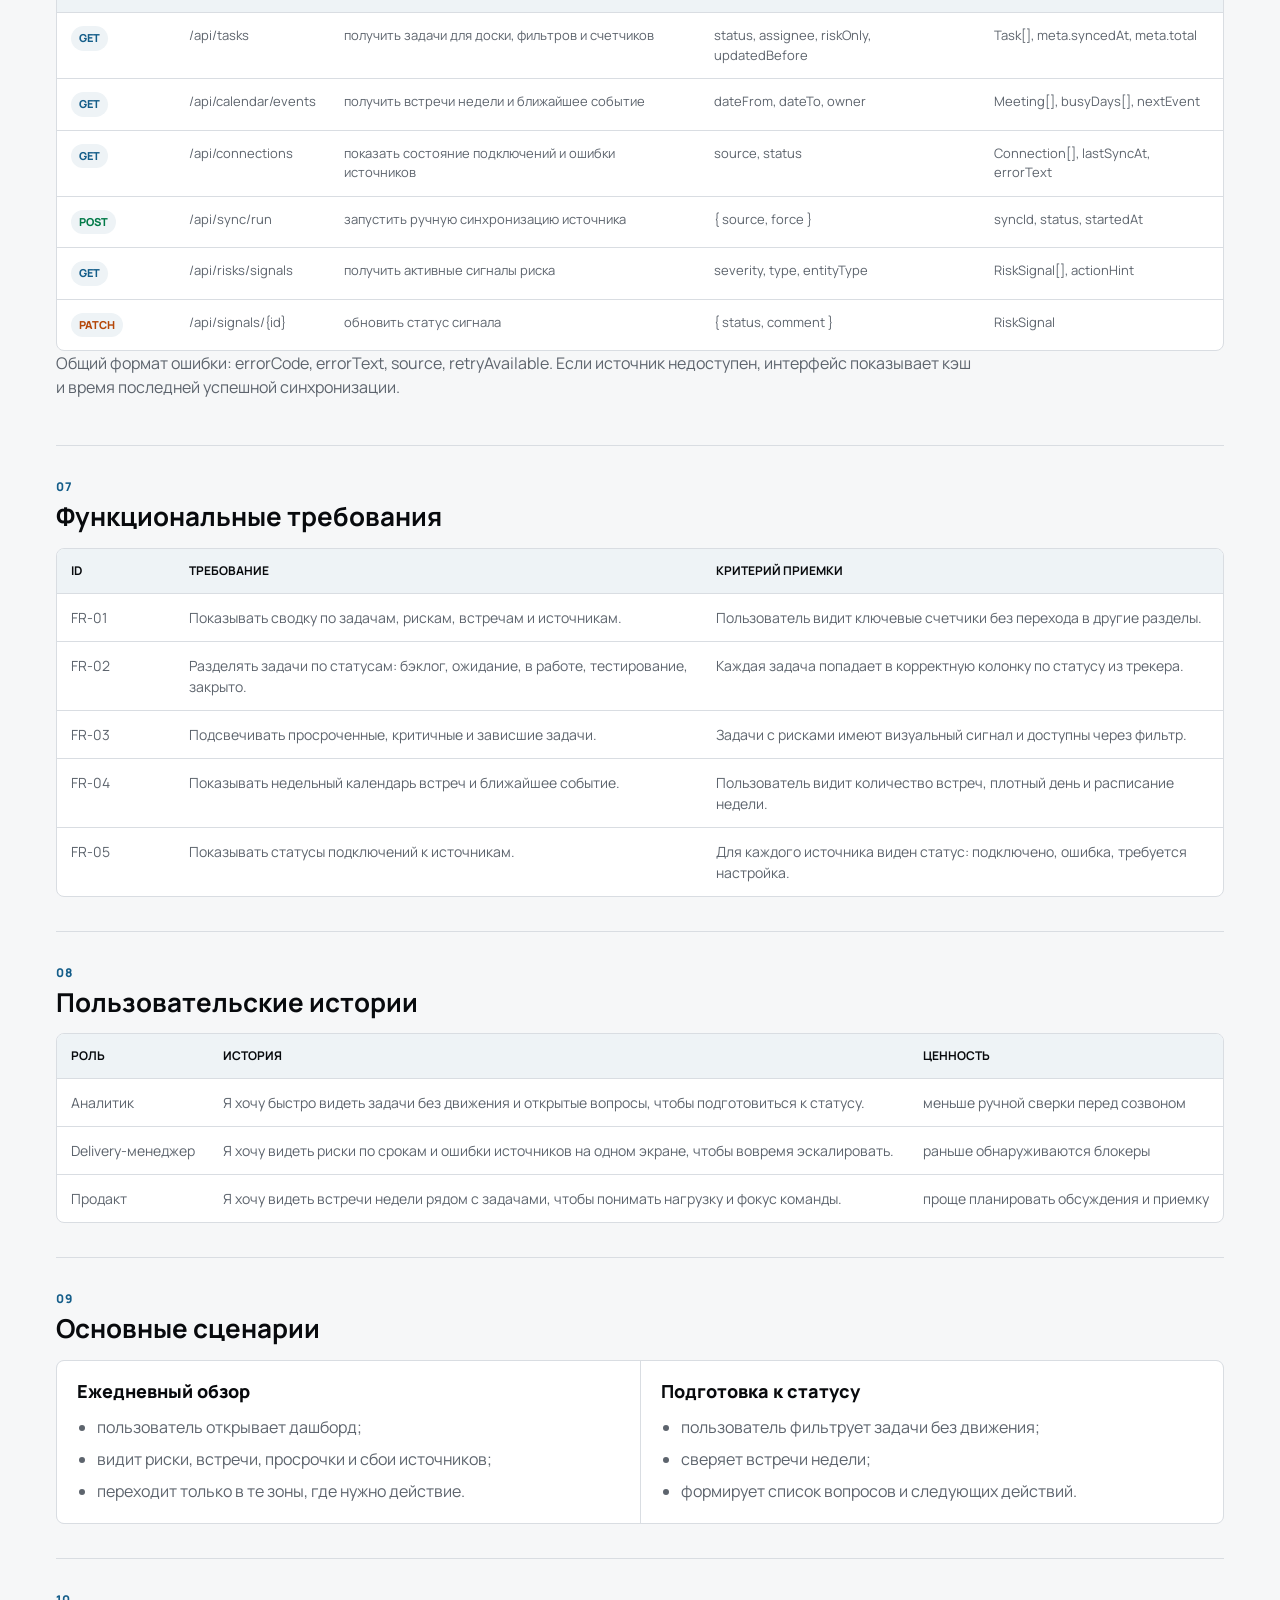
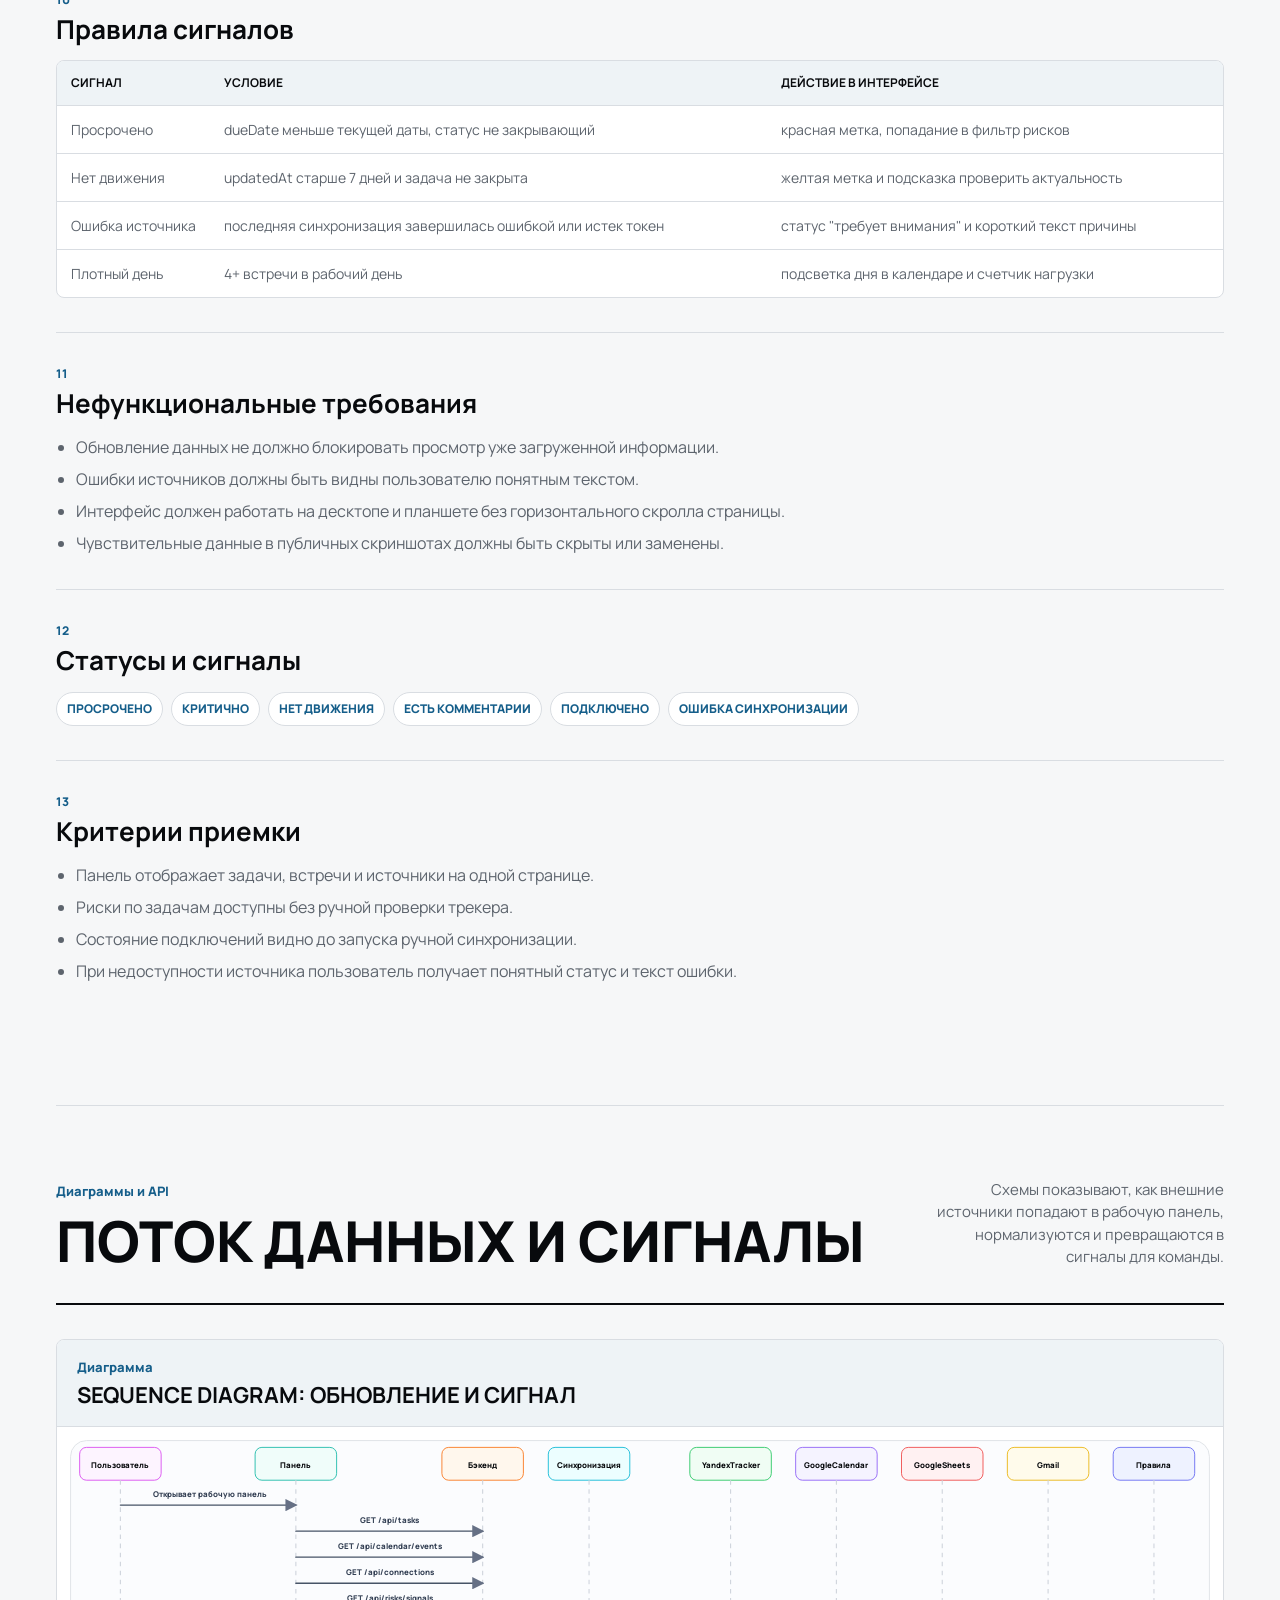
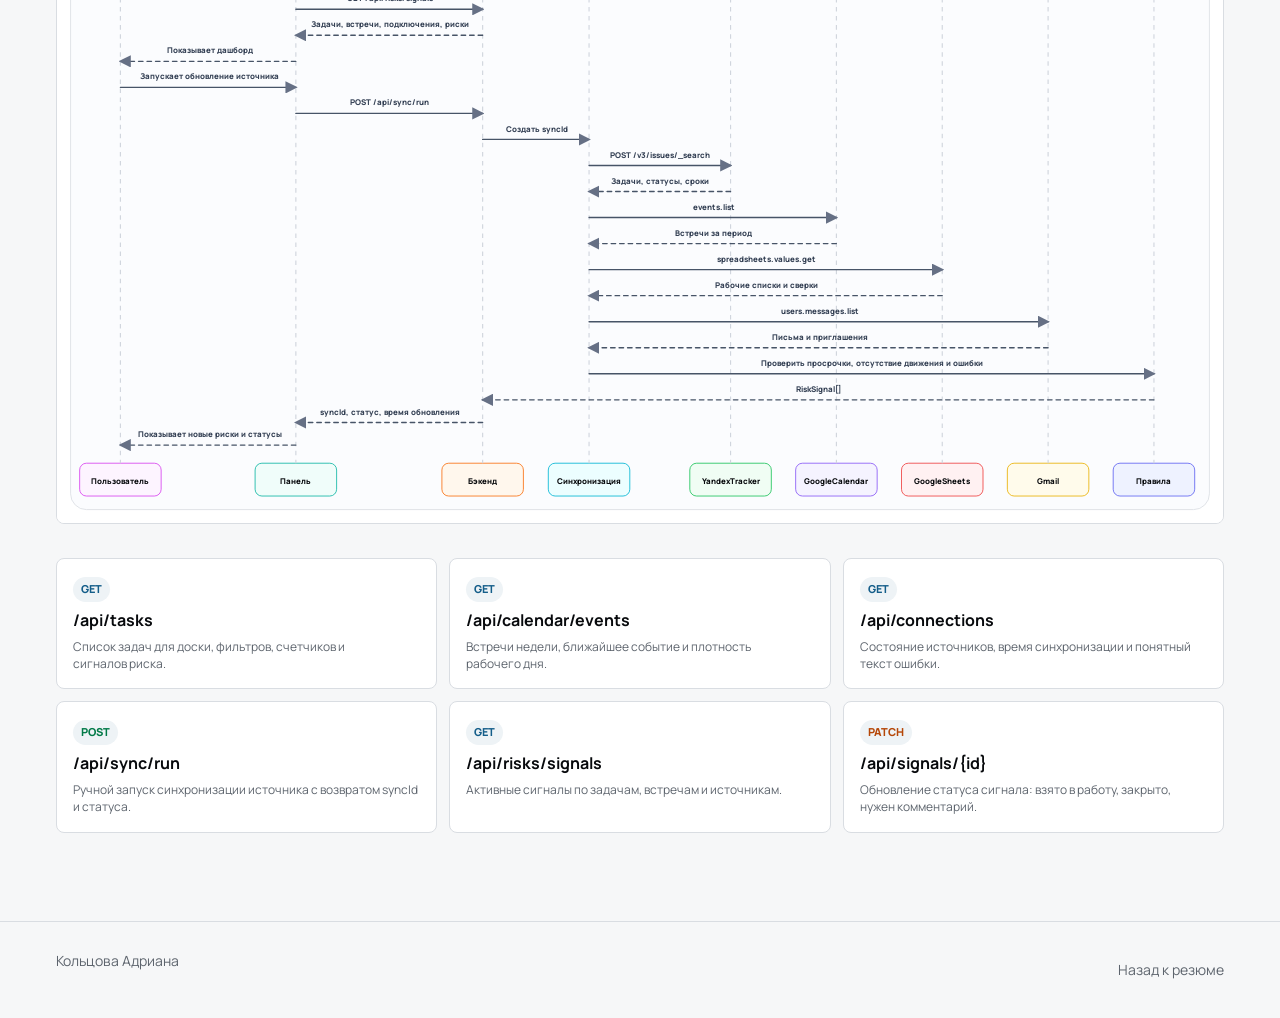
<file: case-product-panel-tz.html>
<!doctype html>
<html lang="ru" data-theme="air">
  <head>
    <meta charset="utf-8" />
    <meta name="viewport" content="width=device-width, initial-scale=1" />
    <title>ТЗ к разработке - Продуктовая рабочая панель</title>
    <meta http-equiv="refresh" content="0; url=portfolio.html#case-tz" />
    <link rel="canonical" href="portfolio.html#case-tz" />
    <script>
      window.location.replace("portfolio.html#case-tz");
    </script>
    <meta
      name="description"
      content="Техническое задание к разработке продуктовой рабочей панели: цели, роли, источники, требования, сценарии и критерии приемки."
    />
    <link rel="preconnect" href="https://fonts.googleapis.com" />
    <link rel="preconnect" href="https://fonts.gstatic.com" crossorigin />
    <link href="https://fonts.googleapis.com/css2?family=Manrope:wght@400;500;600;700;800&display=swap" rel="stylesheet" />
    <style>
      :root {
        color-scheme: light;
        --bg: #eef2f6;
        --ink: #101828;
        --muted: #475467;
        --line: #d0d5dd;
        --paper: #ffffff;
        --soft: #f2f4f7;
        --blue: #0b5cff;
        --green: #027a48;
        --amber: #b54708;
      }

      * {
        box-sizing: border-box;
      }

      body {
        margin: 0;
        background: var(--bg);
        color: var(--ink);
        font-family: "Manrope", Arial, sans-serif;
        line-height: 1.5;
        word-break: normal;
        overflow-wrap: break-word;
      }

      .page {
        width: min(980px, calc(100% - 32px));
        margin: 28px auto;
        padding: 46px;
        border: 1px solid var(--line);
        border-radius: 12px;
        background: var(--paper);
      }

      .case-topbar {
        display: grid;
        grid-template-columns: auto 1fr;
        gap: 18px;
        align-items: center;
        margin-bottom: 34px;
      }

      .case-brand {
        display: grid;
        width: 50px;
        height: 50px;
        place-items: center;
        border: 1px solid var(--line);
        border-radius: 8px;
        background: var(--ink);
        color: var(--bg);
        font-size: 20px;
        font-weight: 800;
        text-decoration: none;
      }

      .case-topnav {
        display: flex;
        flex-wrap: wrap;
        gap: 10px;
      }

      .case-topnav a {
        display: inline-flex;
        align-items: center;
        justify-content: center;
        min-height: 38px;
        padding: 8px 12px;
        border: 1px solid var(--line);
        border-radius: 8px;
        color: var(--muted);
        font-size: 12px;
        font-weight: 800;
        text-align: center;
        text-decoration: none;
        text-transform: uppercase;
        white-space: nowrap;
      }

      .case-topnav a:hover,
      .case-links a:hover {
        border-color: var(--blue);
        color: var(--blue);
      }

      header {
        display: grid;
        grid-template-columns: 1fr auto;
        gap: 24px;
        align-items: start;
        padding-bottom: 30px;
        border-bottom: 2px solid var(--ink);
      }

      .label,
      h2 span {
        color: var(--blue);
        font-size: 12px;
        font-weight: 800;
        letter-spacing: 0.08em;
        text-transform: uppercase;
      }

      h1 {
        max-width: 760px;
        margin: 10px 0 0;
        font-size: 44px;
        line-height: 1.05;
        letter-spacing: 0;
        text-transform: uppercase;
        text-wrap: balance;
      }

      .meta {
        display: grid;
        gap: 8px;
        min-width: 210px;
        color: var(--muted);
        font-size: 13px;
        text-align: right;
      }

      .summary {
        display: grid;
        grid-template-columns: repeat(4, minmax(0, 1fr));
        gap: 1px;
        overflow: hidden;
        margin: 30px 0 8px;
        border: 1px solid var(--line);
        border-radius: 10px;
        background: var(--line);
      }

      .summary article {
        padding: 18px;
        background: var(--soft);
      }

      .summary strong {
        display: block;
        margin-bottom: 8px;
        font-size: 20px;
        line-height: 1.1;
        text-wrap: balance;
      }

      .summary p,
      td,
      li,
      .note {
        color: var(--muted);
      }

      p,
      li,
      td,
      .note {
        text-wrap: pretty;
      }

      section {
        padding: 30px 0;
        border-top: 1px solid var(--line);
      }

      h2 {
        display: grid;
        gap: 8px;
        margin: 0 0 16px;
        font-size: 24px;
        line-height: 1.15;
        text-wrap: balance;
      }

      h3 {
        margin: 22px 0 10px;
        font-size: 16px;
        line-height: 1.2;
        text-wrap: balance;
      }

      p {
        margin: 0 0 12px;
      }

      ul {
        display: grid;
        gap: 8px;
        margin: 0;
        padding-left: 20px;
      }

      table {
        width: 100%;
        border-collapse: collapse;
        overflow: hidden;
        border: 1px solid var(--line);
        border-radius: 10px;
        font-size: 14px;
      }

      th,
      td {
        padding: 12px;
        border-bottom: 1px solid var(--line);
        text-align: left;
        vertical-align: top;
        overflow-wrap: break-word;
      }

      th:first-child,
      td:first-child {
        width: 96px;
        min-width: 96px;
        white-space: nowrap;
      }

      th {
        background: var(--soft);
        color: var(--ink);
        font-size: 12px;
        text-transform: uppercase;
        white-space: nowrap;
      }

      tr:last-child td {
        border-bottom: 0;
      }

      .grid {
        display: grid;
        grid-template-columns: repeat(2, minmax(0, 1fr));
        gap: 16px;
      }

      .card {
        padding: 16px;
        border: 1px solid var(--line);
        border-radius: 10px;
        background: var(--paper);
      }

      .badge-row {
        display: flex;
        flex-wrap: wrap;
        gap: 8px;
      }

      .badge {
        display: inline-flex;
        align-items: center;
        justify-content: center;
        padding: 6px 9px;
        border-radius: 999px;
        background: var(--soft);
        color: var(--blue);
        font-size: 12px;
        font-weight: 800;
        text-align: center;
        text-wrap: balance;
      }

      .compact {
        font-size: 13px;
      }

      .scope-list {
        display: grid;
        grid-template-columns: repeat(2, minmax(0, 1fr));
        gap: 1px;
        overflow: hidden;
        border: 1px solid var(--line);
        border-radius: 10px;
        background: var(--line);
      }

      .scope-list article {
        padding: 16px;
        background: var(--paper);
      }

      .scope-list h3 {
        margin-top: 0;
      }

      .case-links {
        display: flex;
        flex-wrap: wrap;
        gap: 10px;
        margin: 18px 0 0;
      }

      .case-links a {
        display: inline-flex;
        align-items: center;
        min-height: 38px;
        padding: 8px 12px;
        border: 1px solid var(--line);
        border-radius: 8px;
        color: var(--ink);
        font-size: 12px;
        font-weight: 800;
        text-decoration: none;
        text-transform: uppercase;
      }

      .method {
        display: inline-flex;
        padding: 4px 8px;
        border-radius: 999px;
        background: var(--soft);
        color: var(--blue);
        font-size: 11px;
        font-weight: 800;
        white-space: nowrap;
      }

      .compact td:nth-child(2),
      .compact td:nth-child(4),
      .compact td:nth-child(5) {
        overflow-wrap: anywhere;
      }

      .method.post {
        background: var(--soft);
        color: var(--green);
      }

      .method.patch {
        background: var(--soft);
        color: var(--amber);
      }

      .ok {
        color: var(--green);
      }

      .warn {
        color: var(--amber);
      }

      @media (max-width: 760px) {
        .page {
          width: 100%;
          margin: 0;
          padding: 24px;
          border: 0;
          border-radius: 0;
        }

        header,
        .case-topbar,
        .summary,
        .grid,
        .scope-list {
          grid-template-columns: 1fr;
        }

        .meta {
          text-align: left;
        }

        h1 {
          font-size: 34px;
        }

        section {
          overflow-x: auto;
        }

        table {
          min-width: 680px;
        }

        .case-links a {
          width: 100%;
          justify-content: center;
          text-align: center;
        }

        .case-topnav a {
          width: 100%;
          justify-content: center;
          white-space: normal;
        }
      }

      @media print {
        @page {
          size: A4;
          margin: 14mm;
        }

        :root {
          --bg: #ffffff;
          --ink: #101828;
          --muted: #475467;
          --line: #d0d5dd;
          --paper: #ffffff;
          --soft: #f2f4f7;
          --blue: #0b5cff;
          --green: #027a48;
          --amber: #b54708;
        }

        body {
          background: #fff;
        }

        .page {
          width: auto;
          margin: 0;
          padding: 0;
          border: 0;
          border-radius: 0;
        }

        section {
          break-inside: avoid;
        }

        .case-topbar,
        .case-links {
          display: none;
        }
      }
    </style>
  </head>
  <body>
    <main class="page">
      <div class="case-topbar">
        <a class="case-brand" href="index.html" aria-label="Кольцова Адриана">АК</a>
        <nav class="case-topnav" aria-label="Страницы кейса">
          <a href="index.html">Резюме</a>
          <a href="portfolio.html#case-work-machine">Портфолио</a>
          <a href="case-product-panel-tz.html">ТЗ</a>
          <a href="case-product-panel-diagram.html">Диаграммы и API</a>
        </nav>
      </div>

      <header>
        <div>
          <p class="label">ТЗ к разработке</p>
          <h1>Продуктовая рабочая панель</h1>
        </div>
        <div class="meta">
          <span>Версия: 1.0</span>
          <span>Роль: системный анализ / продукт / delivery</span>
        </div>
      </header>

      <div class="summary" aria-label="Ключевой эффект">
        <article><strong>15–20 мин/день</strong><p>оценка экономии на ручном сборе статусов и сверке источников</p></article>
        <article><strong>4 сервиса</strong><p>трекер, календарь, таблицы и почта в едином рабочем окне</p></article>
        <article><strong>риски сразу</strong><p>просрочки, блокеры, критичность и сбои синхронизации</p></article>
        <article><strong>1 ч 15 мин – 1 ч 40 мин/нед</strong><p>оценка за 5 рабочих дней вместо ручных апдейтов</p></article>
      </div>

      <section>
        <h2><span>01</span> Цель продукта</h2>
        <p>
          Создать внутреннюю рабочую панель для продуктовой команды, которая собирает задачи,
          встречи, источники данных и статусы подключений в одном интерфейсе.
        </p>
        <p class="note">
          Главная задача: сократить ручной обход сервисов и быстрее подсвечивать риски,
          которые влияют на delivery.
        </p>
      </section>

      <section>
        <h2><span>02</span> Границы MVP</h2>
        <div class="scope-list">
          <article>
            <h3>Входит в MVP</h3>
            <ul>
              <li>единая сводка по задачам, встречам и источникам;</li>
              <li>фильтры по просрочкам, критичности и отсутствию движения;</li>
              <li>статусы подключений и понятные ошибки синхронизации;</li>
              <li>переходы из панели в исходные объекты: задачу, встречу, таблицу.</li>
            </ul>
          </article>
          <article>
            <h3>Полная версия</h3>
            <ul>
              <li>редактирование задач и встреч внутри панели;</li>
              <li>автоматическая рассылка статусов во внешние чаты;</li>
              <li>сложная ролевая модель с правами на каждый виджет;</li>
              <li>историческая аналитика за несколько кварталов.</li>
            </ul>
          </article>
        </div>
      </section>

      <section>
        <h2><span>03</span> Пользователи</h2>
        <div class="grid">
          <article class="card">
            <h3>Системный аналитик</h3>
            <ul>
              <li>видит задачи, блокеры, статусы и комментарии;</li>
              <li>готовит вопросы к бизнесу и разработке;</li>
              <li>проверяет готовность сценариев к приемке.</li>
            </ul>
          </article>
          <article class="card">
            <h3>Продакт / проектный / delivery-менеджер</h3>
            <ul>
              <li>контролирует риски, сроки и загрузку недели;</li>
              <li>быстро понимает, где нужен созвон или эскалация;</li>
              <li>видит состояние подключений без ручного запроса статусов.</li>
            </ul>
          </article>
        </div>
      </section>

      <section>
        <h2><span>04</span> Источники данных</h2>
        <table>
          <thead>
            <tr>
              <th>Источник</th>
              <th>Данные</th>
              <th>Ключевые проверки</th>
            </tr>
          </thead>
          <tbody>
            <tr>
              <td>Yandex Tracker</td>
              <td>задачи, статусы, приоритеты, сроки, комментарии</td>
              <td>просрочка, критичность, отсутствие движения, наличие комментариев</td>
            </tr>
            <tr>
              <td>Google Calendar</td>
              <td>встречи, плотность недели, ближайшие события</td>
              <td>нагрузка по дням, ближайшая встреча, конфликтные окна</td>
            </tr>
            <tr>
              <td>Google Sheets</td>
              <td>партнеры, сверки, рабочие списки</td>
              <td>актуальность выгрузки, заполненность, ошибки синхронизации</td>
            </tr>
            <tr>
              <td>Gmail</td>
              <td>рабочие письма, приглашения, внешние коммуникации</td>
              <td>подключение, статус доступа, наличие новых писем</td>
            </tr>
          </tbody>
        </table>
      </section>

      <section>
        <h2><span>05</span> Ключевые сущности и поля</h2>
        <table class="compact">
          <thead>
            <tr>
              <th>Сущность</th>
              <th>Обязательные поля</th>
              <th>Зачем нужны</th>
            </tr>
          </thead>
          <tbody>
            <tr>
              <td>Task</td>
              <td>id, title, status, priority, assignee, dueDate, updatedAt, sourceUrl</td>
              <td>построение доски, фильтров, просрочек и ссылок в первоисточник</td>
            </tr>
            <tr>
              <td>Meeting</td>
              <td>id, title, startsAt, endsAt, organizer, attendeesCount, sourceUrl</td>
              <td>недельная сетка, ближайшие события и оценка нагрузки</td>
            </tr>
            <tr>
              <td>Connection</td>
              <td>source, status, lastSyncAt, errorCode, errorText, owner</td>
              <td>контроль интеграций и понятное объяснение, почему данные не обновились</td>
            </tr>
            <tr>
              <td>RiskSignal</td>
              <td>type, severity, reason, relatedEntityId, actionHint</td>
              <td>единая подсветка блокеров, просрочек и задач без движения</td>
            </tr>
          </tbody>
        </table>
      </section>

      <section>
        <h2><span>06</span> API-методы MVP</h2>
        <table class="compact">
          <thead>
            <tr>
              <th>Метод</th>
              <th>Endpoint</th>
              <th>Назначение</th>
              <th>Параметры / тело</th>
              <th>Ответ</th>
            </tr>
          </thead>
          <tbody>
            <tr>
              <td><span class="method">GET</span></td>
              <td>/api/tasks</td>
              <td>получить задачи для доски, фильтров и счетчиков</td>
              <td>status, assignee, riskOnly, updatedBefore</td>
              <td>Task[], meta.syncedAt, meta.total</td>
            </tr>
            <tr>
              <td><span class="method">GET</span></td>
              <td>/api/calendar/events</td>
              <td>получить встречи недели и ближайшее событие</td>
              <td>dateFrom, dateTo, owner</td>
              <td>Meeting[], busyDays[], nextEvent</td>
            </tr>
            <tr>
              <td><span class="method">GET</span></td>
              <td>/api/connections</td>
              <td>показать состояние подключений и ошибки источников</td>
              <td>source, status</td>
              <td>Connection[], lastSyncAt, errorText</td>
            </tr>
            <tr>
              <td><span class="method post">POST</span></td>
              <td>/api/sync/run</td>
              <td>запустить ручную синхронизацию источника</td>
              <td>{ source, force }</td>
              <td>syncId, status, startedAt</td>
            </tr>
            <tr>
              <td><span class="method">GET</span></td>
              <td>/api/risks/signals</td>
              <td>получить активные сигналы риска</td>
              <td>severity, type, entityType</td>
              <td>RiskSignal[], actionHint</td>
            </tr>
            <tr>
              <td><span class="method patch">PATCH</span></td>
              <td>/api/signals/{id}</td>
              <td>обновить статус сигнала</td>
              <td>{ status, comment }</td>
              <td>RiskSignal</td>
            </tr>
          </tbody>
        </table>
        <p class="note">
          Общий формат ошибки: errorCode, errorText, source, retryAvailable. Если источник недоступен,
          интерфейс показывает кэш и время последней успешной синхронизации.
        </p>
        <h3>Методы внешних источников</h3>
        <table class="compact">
          <thead>
            <tr>
              <th>Источник</th>
              <th>Метод API</th>
              <th>Что забираем</th>
              <th>Ключевые поля</th>
            </tr>
          </thead>
          <tbody>
            <tr>
              <td>Yandex Tracker</td>
              <td>POST /v3/issues/_search</td>
              <td>задачи по очереди, статусу, исполнителю и дате обновления</td>
              <td>key, summary, status, assignee, deadline, updatedAt</td>
            </tr>
            <tr>
              <td>Google Calendar</td>
              <td>events.list</td>
              <td>встречи за выбранный период и ближайшие события</td>
              <td>id, summary, start, end, organizer, attendees</td>
            </tr>
            <tr>
              <td>Google Sheets</td>
              <td>spreadsheets.values.get</td>
              <td>рабочие списки, партнеры, сверки и справочники</td>
              <td>range, values, majorDimension, updatedAt</td>
            </tr>
            <tr>
              <td>Gmail</td>
              <td>users.messages.list</td>
              <td>письма и приглашения по рабочим фильтрам</td>
              <td>id, threadId, labelIds, snippet, internalDate</td>
            </tr>
          </tbody>
        </table>
      </section>

      <section>
        <h2><span>07</span> Функциональные требования</h2>
        <table>
          <thead>
            <tr>
              <th>ID</th>
              <th>Требование</th>
              <th>Критерий приемки</th>
            </tr>
          </thead>
          <tbody>
            <tr>
              <td>FR-01</td>
              <td>Показывать сводку по задачам, рискам, встречам и источникам.</td>
              <td>Пользователь видит ключевые счетчики без перехода в другие разделы.</td>
            </tr>
            <tr>
              <td>FR-02</td>
              <td>Разделять задачи по статусам: бэклог, ожидание, в работе, тестирование, закрыто.</td>
              <td>Каждая задача попадает в корректную колонку по статусу из трекера.</td>
            </tr>
            <tr>
              <td>FR-03</td>
              <td>Подсвечивать просроченные, критичные и зависшие задачи.</td>
              <td>Задачи с рисками имеют визуальный сигнал и доступны через фильтр.</td>
            </tr>
            <tr>
              <td>FR-04</td>
              <td>Показывать недельный календарь встреч и ближайшее событие.</td>
              <td>Пользователь видит количество встреч, плотный день и расписание недели.</td>
            </tr>
            <tr>
              <td>FR-05</td>
              <td>Показывать статусы подключений к источникам.</td>
              <td>Для каждого источника виден статус: подключено, ошибка, требуется настройка.</td>
            </tr>
          </tbody>
        </table>
      </section>

      <section>
        <h2><span>08</span> Пользовательские истории</h2>
        <table>
          <thead>
            <tr>
              <th>Роль</th>
              <th>История</th>
              <th>Ценность</th>
            </tr>
          </thead>
          <tbody>
            <tr>
              <td>Аналитик</td>
              <td>Я хочу быстро видеть задачи без движения и открытые вопросы, чтобы подготовиться к статусу.</td>
              <td>меньше ручной сверки перед созвоном</td>
            </tr>
            <tr>
              <td>Delivery-менеджер</td>
              <td>Я хочу видеть риски по срокам и ошибки источников на одном экране, чтобы вовремя эскалировать.</td>
              <td>раньше обнаруживаются блокеры</td>
            </tr>
            <tr>
              <td>Продакт</td>
              <td>Я хочу видеть встречи недели рядом с задачами, чтобы понимать нагрузку и фокус команды.</td>
              <td>проще планировать обсуждения и приемку</td>
            </tr>
          </tbody>
        </table>
      </section>

      <section>
        <h2><span>09</span> Основные сценарии</h2>
        <div class="grid">
          <article class="card">
            <h3>Ежедневный обзор</h3>
            <ul>
              <li>пользователь открывает дашборд;</li>
              <li>видит риски, встречи, просрочки и сбои источников;</li>
              <li>переходит только в те зоны, где нужно действие.</li>
            </ul>
          </article>
          <article class="card">
            <h3>Подготовка к статусу</h3>
            <ul>
              <li>пользователь фильтрует задачи без движения;</li>
              <li>сверяет встречи недели;</li>
              <li>формирует список вопросов и следующих действий.</li>
            </ul>
          </article>
        </div>
      </section>

      <section>
        <h2><span>10</span> Правила сигналов</h2>
        <table>
          <thead>
            <tr>
              <th>Сигнал</th>
              <th>Условие</th>
              <th>Действие в интерфейсе</th>
            </tr>
          </thead>
          <tbody>
            <tr>
              <td>Просрочено</td>
              <td>dueDate меньше текущей даты, статус не закрывающий</td>
              <td>красная метка, попадание в фильтр рисков</td>
            </tr>
            <tr>
              <td>Нет движения</td>
              <td>updatedAt старше 7 дней и задача не закрыта</td>
              <td>желтая метка и подсказка проверить актуальность</td>
            </tr>
            <tr>
              <td>Ошибка источника</td>
              <td>последняя синхронизация завершилась ошибкой или истек токен</td>
              <td>статус "требует внимания" и короткий текст причины</td>
            </tr>
            <tr>
              <td>Плотный день</td>
              <td>4+ встречи в рабочий день</td>
              <td>подсветка дня в календаре и счетчик нагрузки</td>
            </tr>
          </tbody>
        </table>
      </section>

      <section>
        <h2><span>11</span> Нефункциональные требования</h2>
        <ul>
          <li>Обновление данных не должно блокировать просмотр уже загруженной информации.</li>
          <li>Ошибки источников должны быть видны пользователю понятным текстом.</li>
          <li>Интерфейс должен работать на десктопе и планшете без горизонтального скролла страницы.</li>
          <li>Чувствительные данные в публичных скриншотах должны быть скрыты или заменены.</li>
        </ul>
      </section>

      <section>
        <h2><span>12</span> Статусы и сигналы</h2>
        <div class="badge-row">
          <span class="badge">просрочено</span>
          <span class="badge">критично</span>
          <span class="badge">нет движения</span>
          <span class="badge">есть комментарии</span>
          <span class="badge">подключено</span>
          <span class="badge">ошибка синхронизации</span>
        </div>
      </section>

      <section>
        <h2><span>13</span> Критерии приемки</h2>
        <ul>
          <li class="ok">Панель отображает задачи, встречи и источники на одной странице.</li>
          <li class="ok">Риски по задачам доступны без ручной проверки трекера.</li>
          <li class="ok">Состояние подключений видно до запуска ручной синхронизации.</li>
          <li class="warn">При недоступности источника пользователь получает понятный статус и текст ошибки.</li>
        </ul>
      </section>

      <section>
        <h2><span>14</span> Открытые вопросы</h2>
        <ul>
          <li>Какие статусы Yandex Tracker считаются закрывающими для конкретной команды?</li>
          <li>Нужно ли показывать личные календари или только рабочие проектные встречи?</li>
          <li>Какие источники должны быть обязательными, а какие можно скрывать при отсутствии доступа?</li>
          <li>Какой срок хранения локального кэша допустим для публичной версии без персональных данных?</li>
        </ul>
      </section>
    </main>
  </body>
</html>
</file>
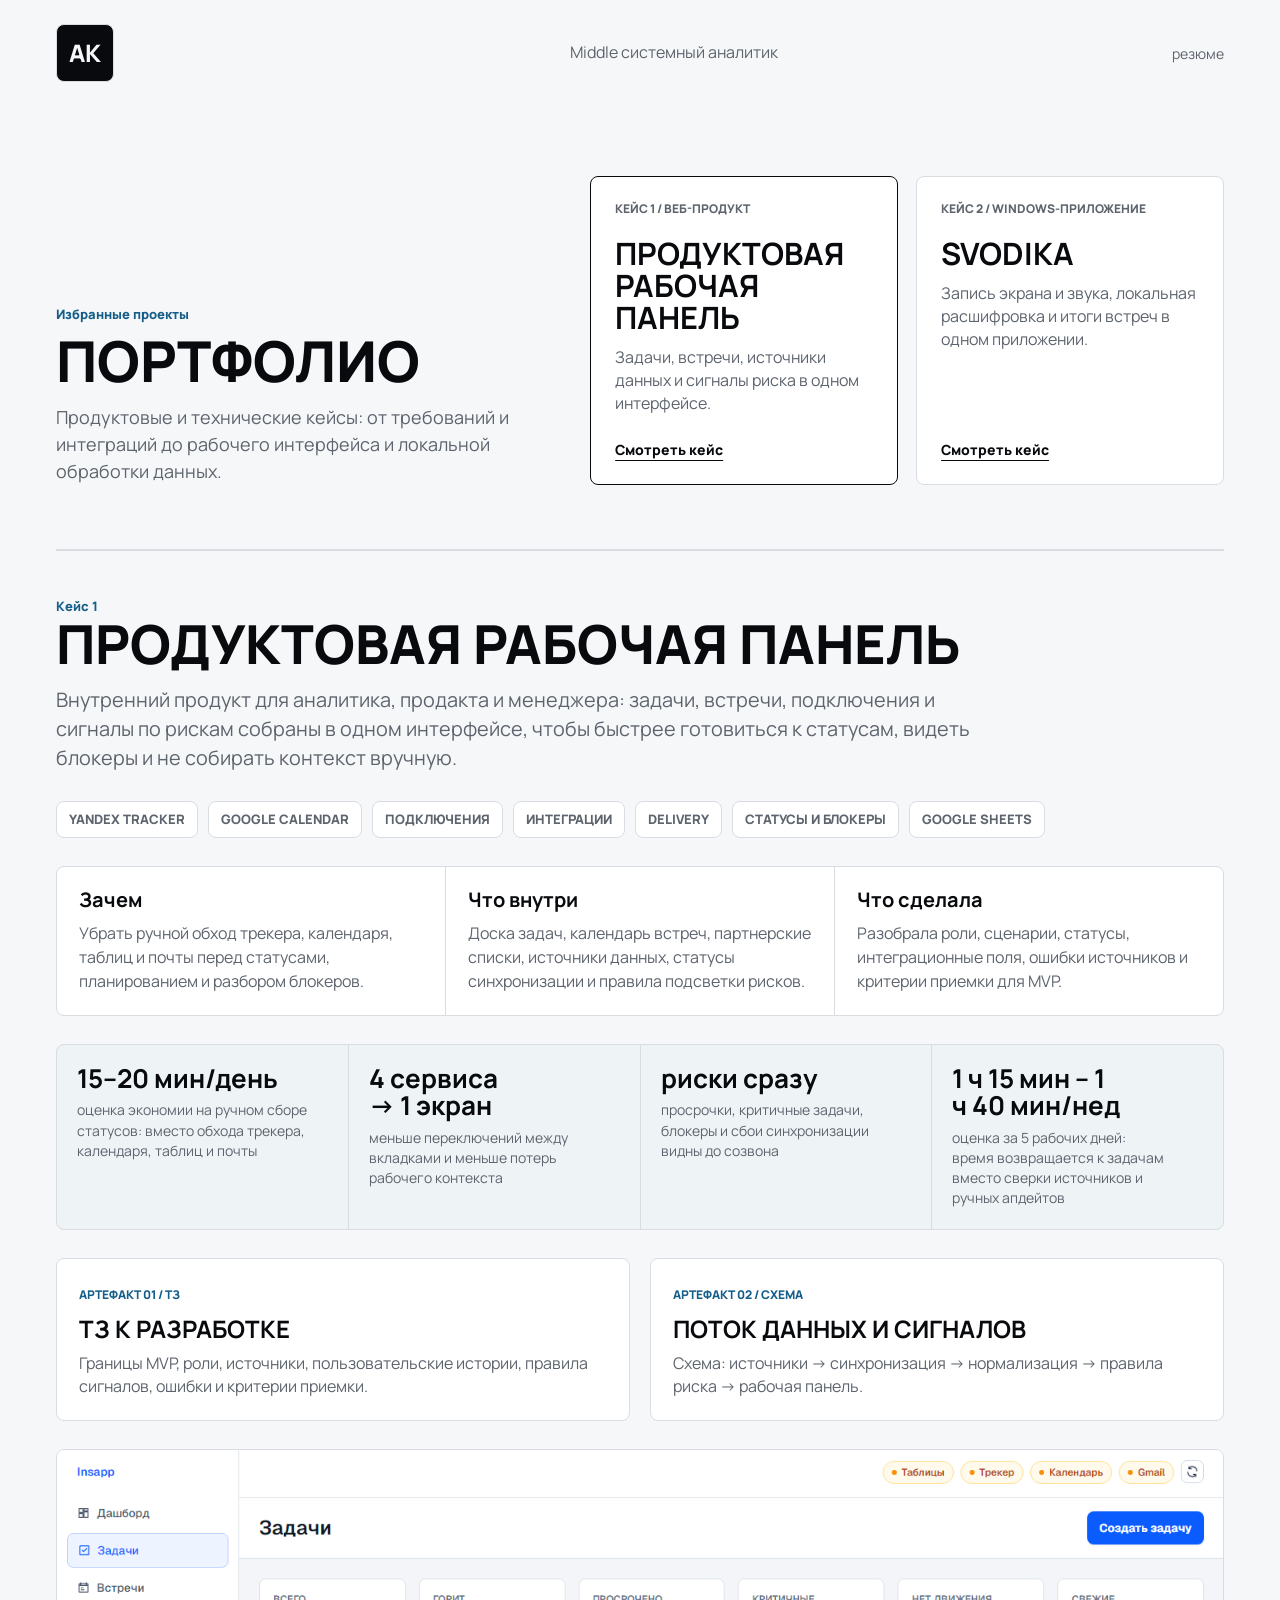
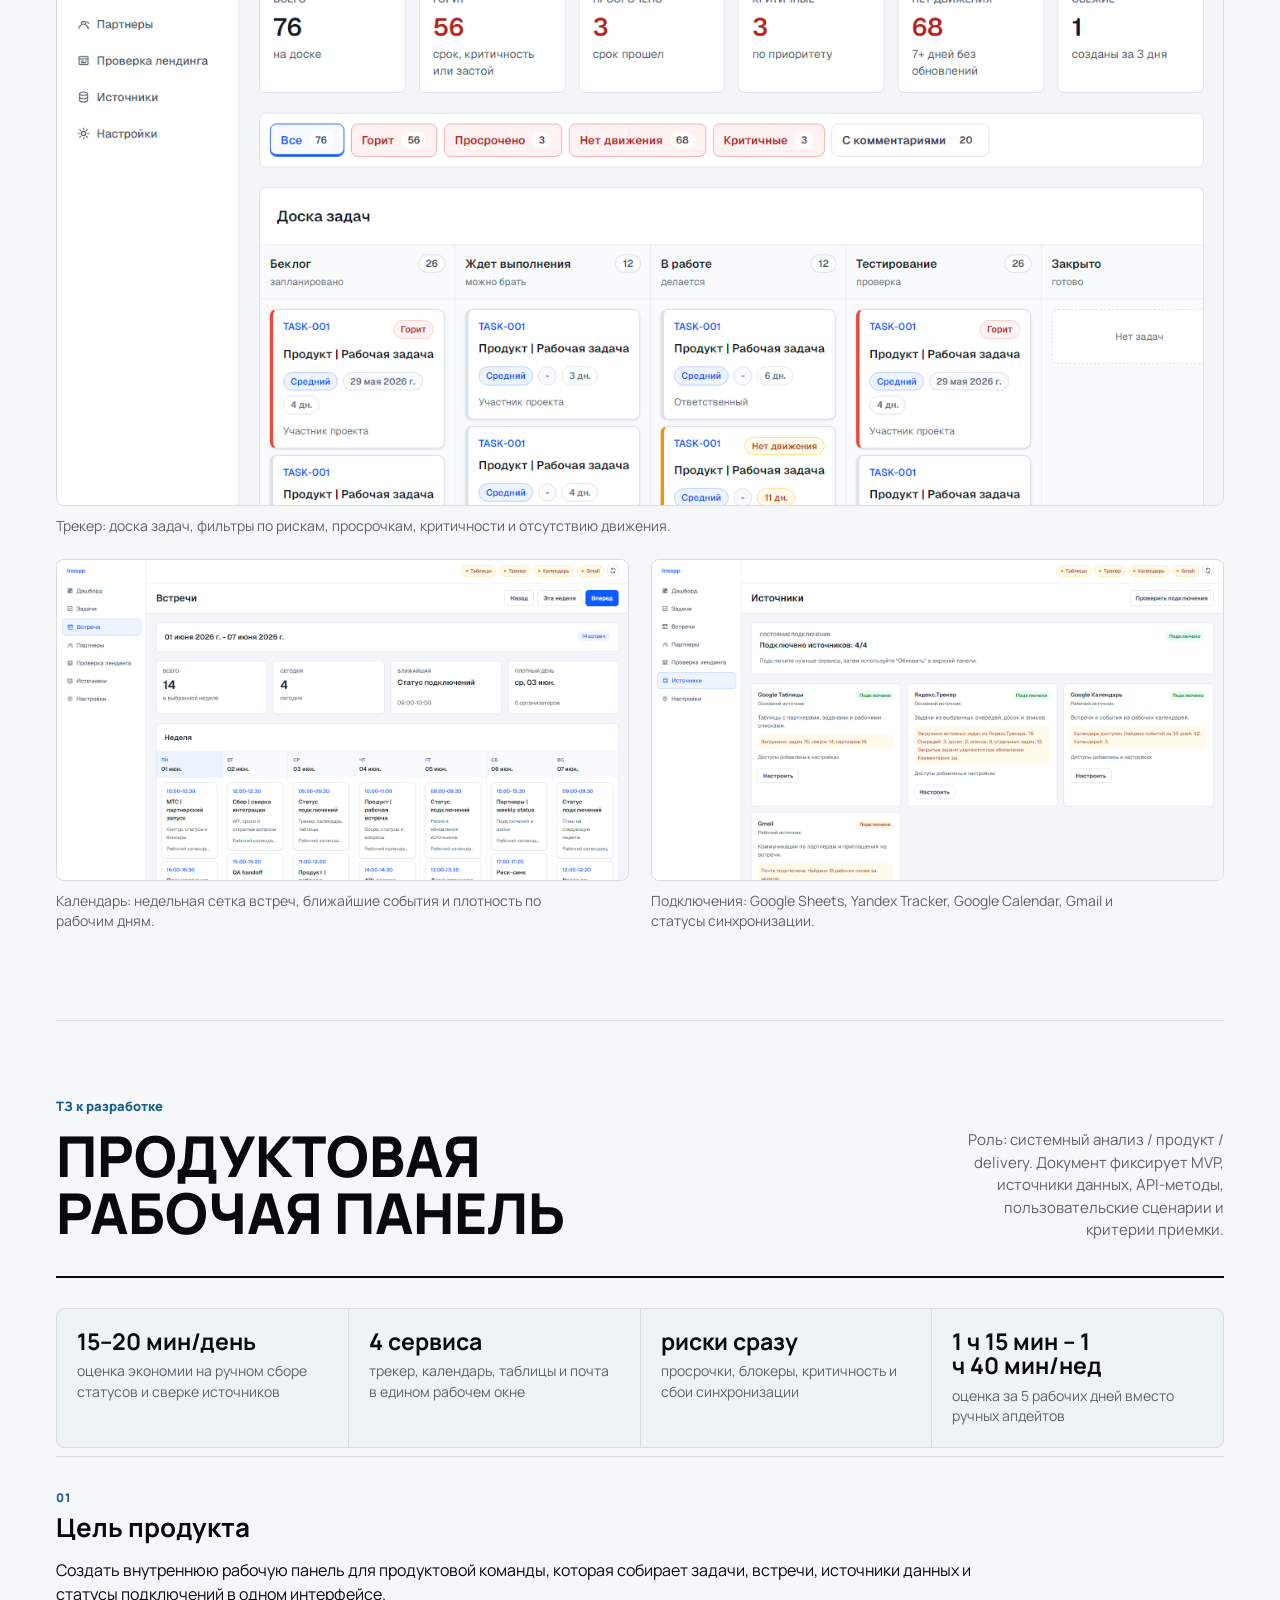
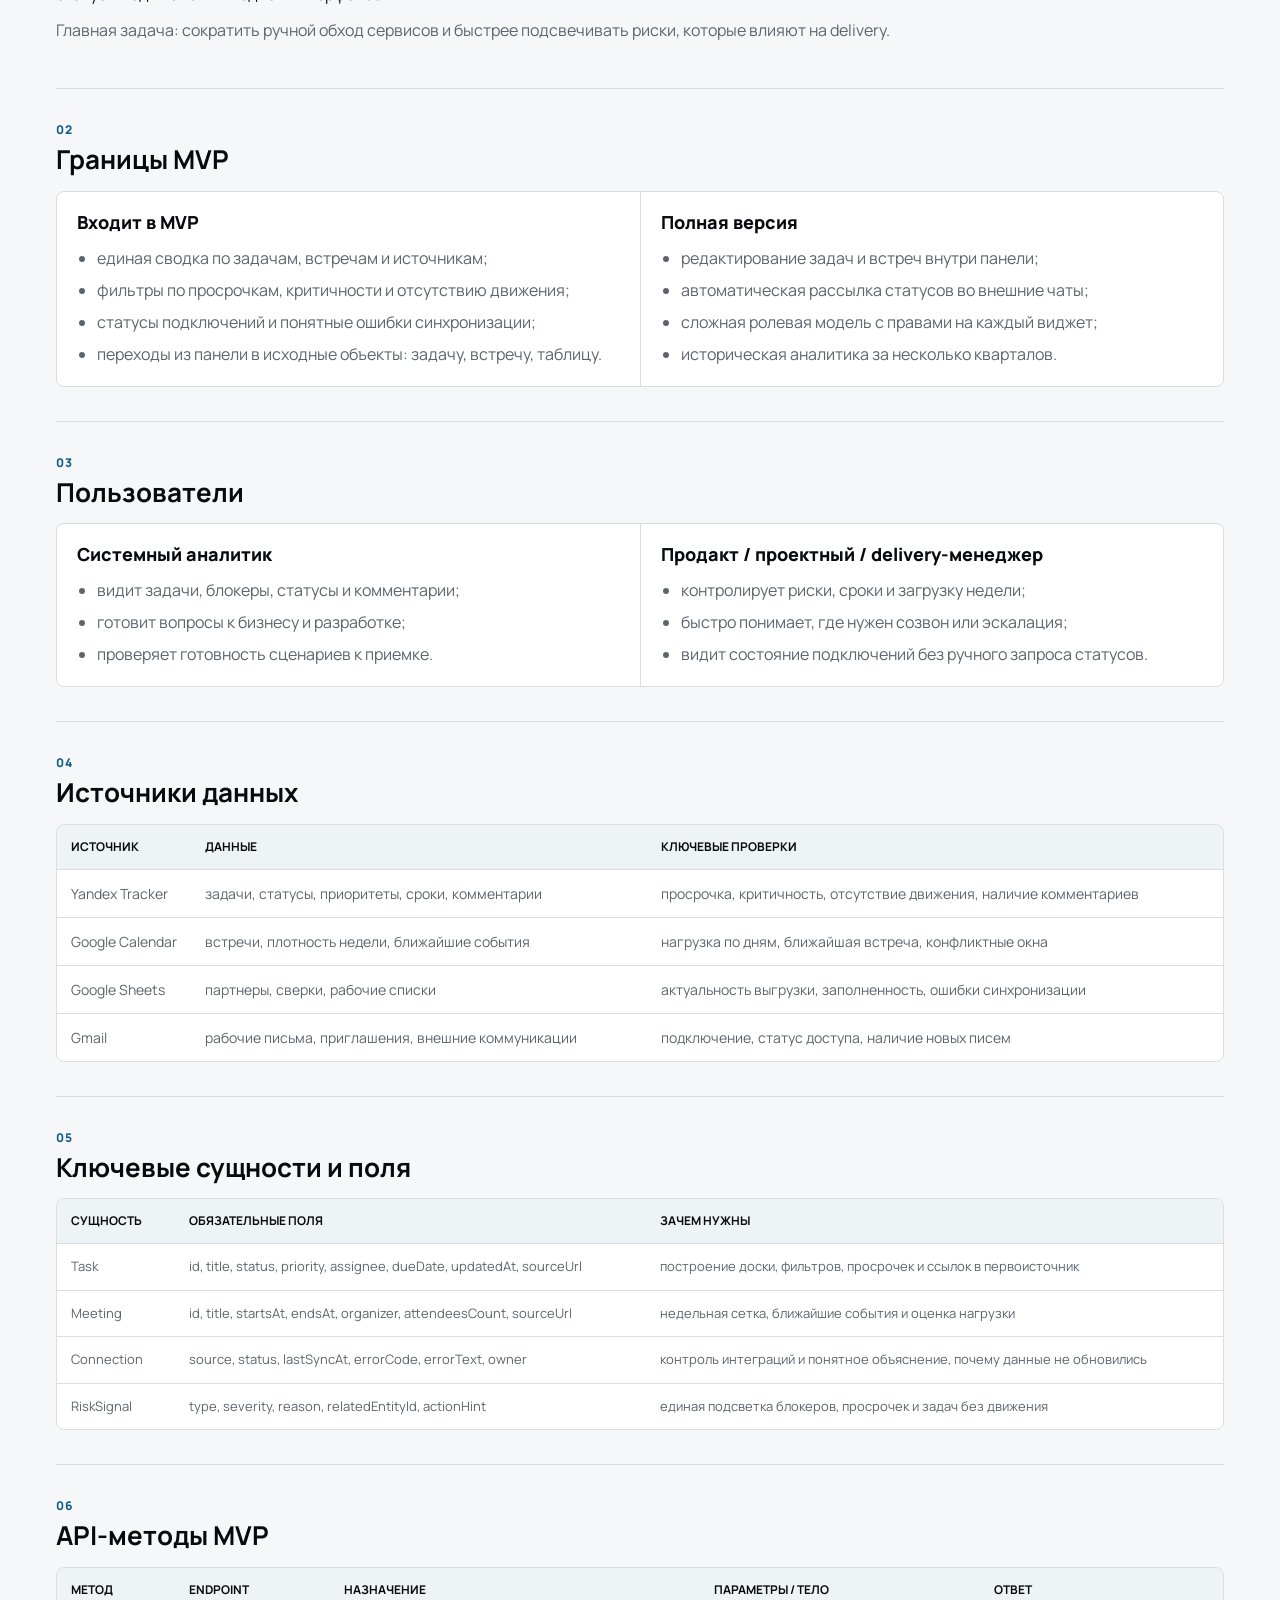
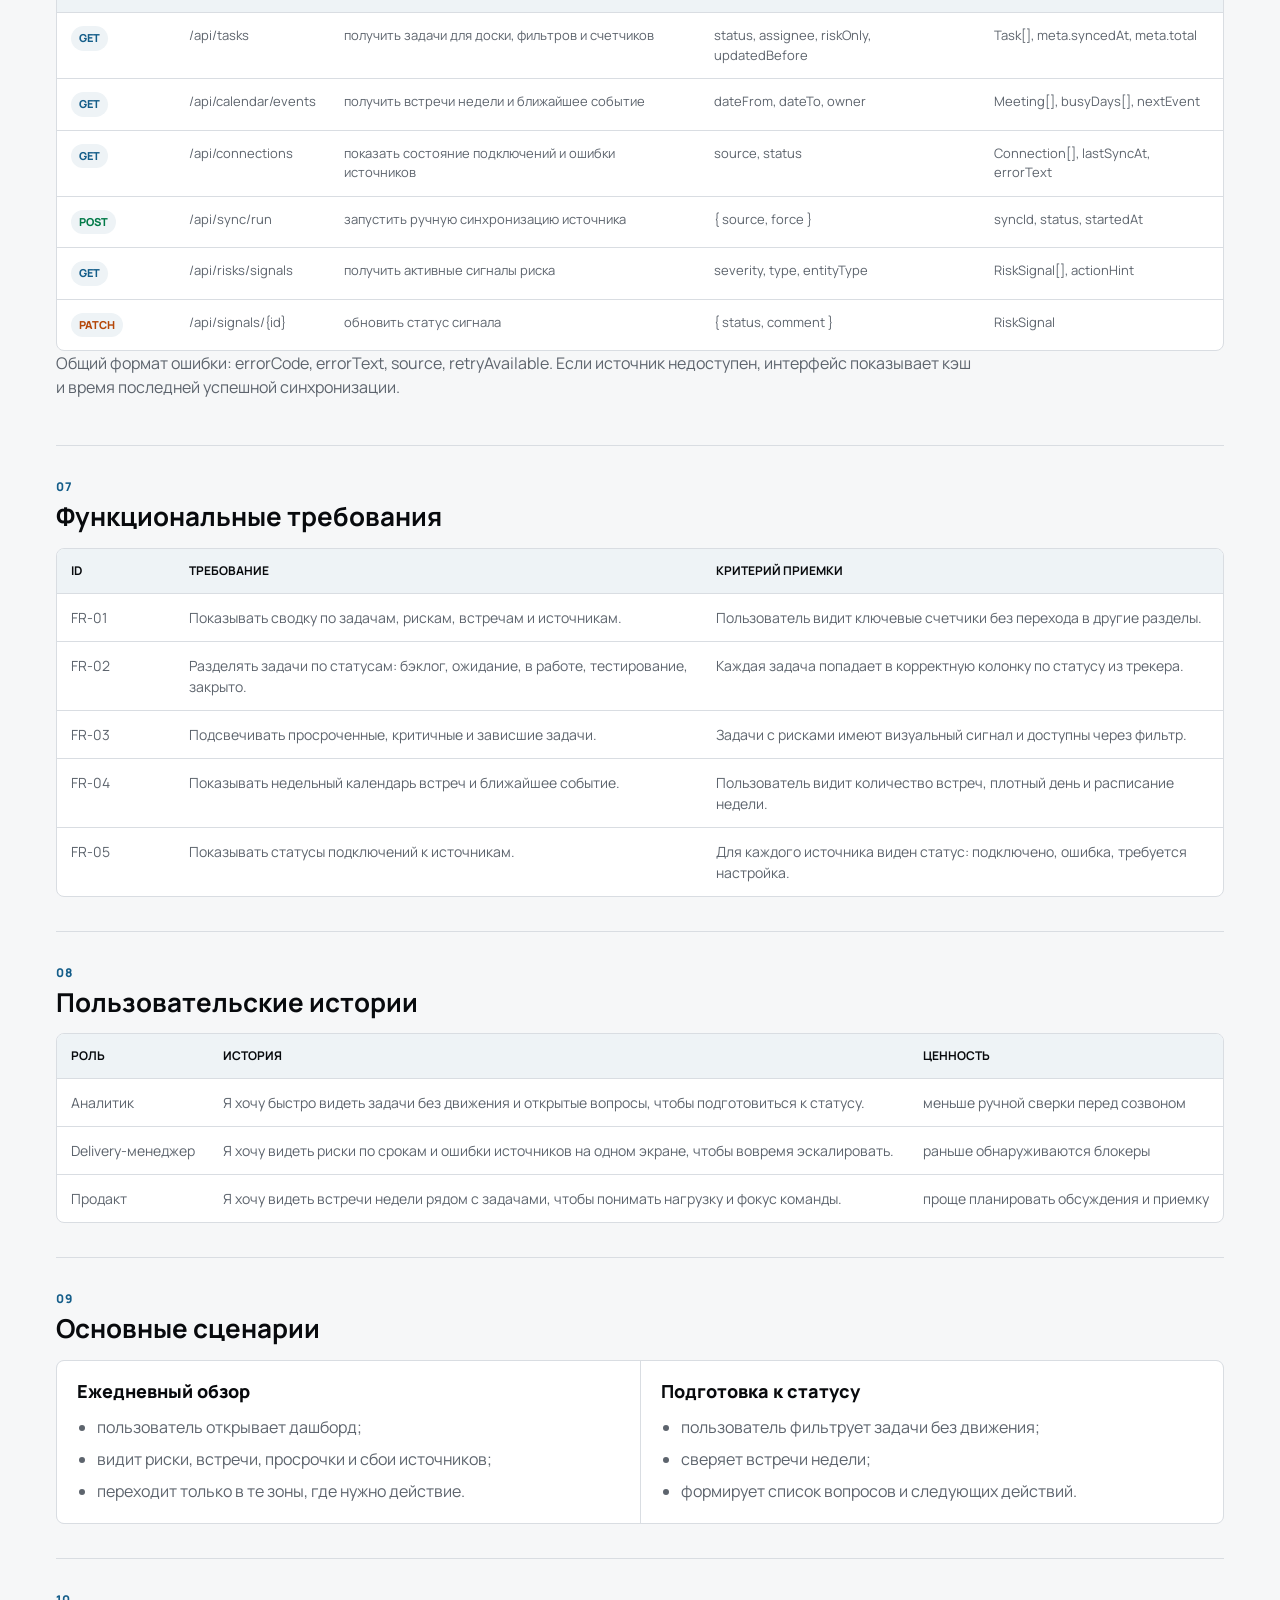
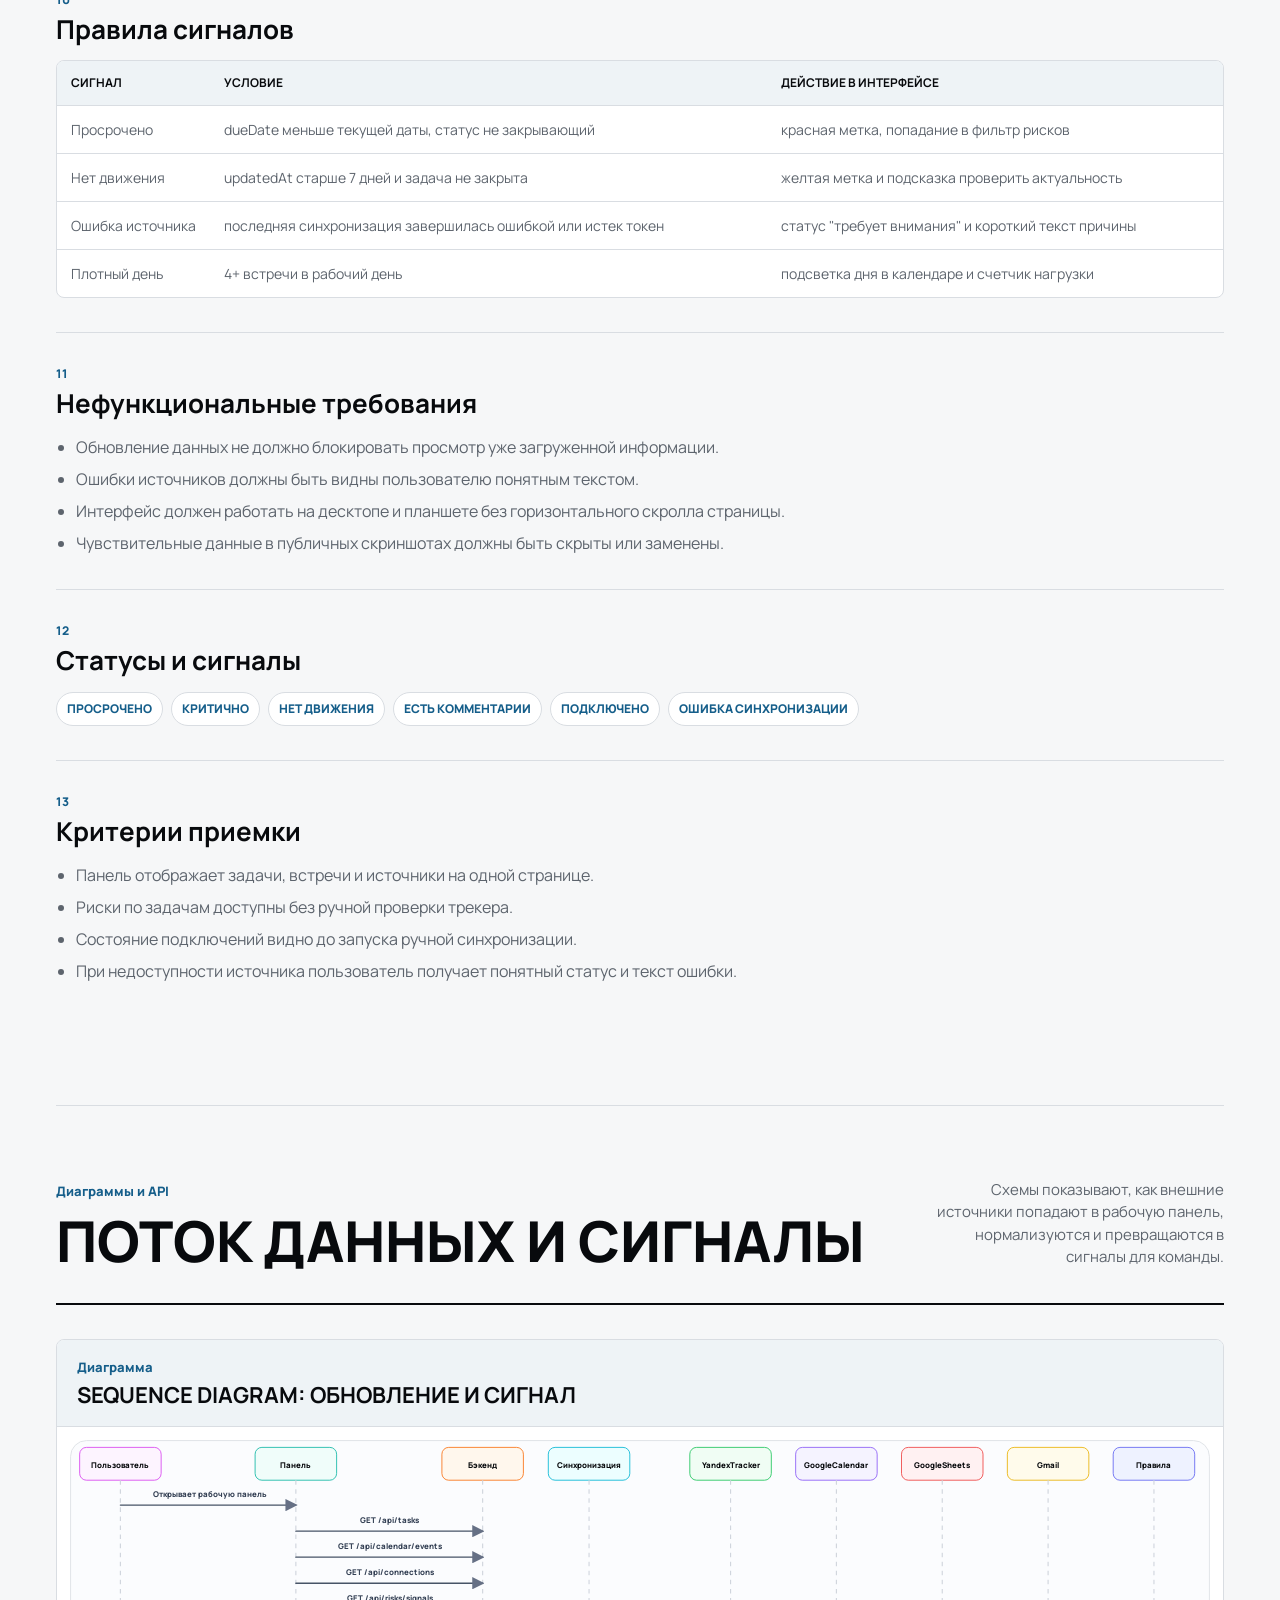
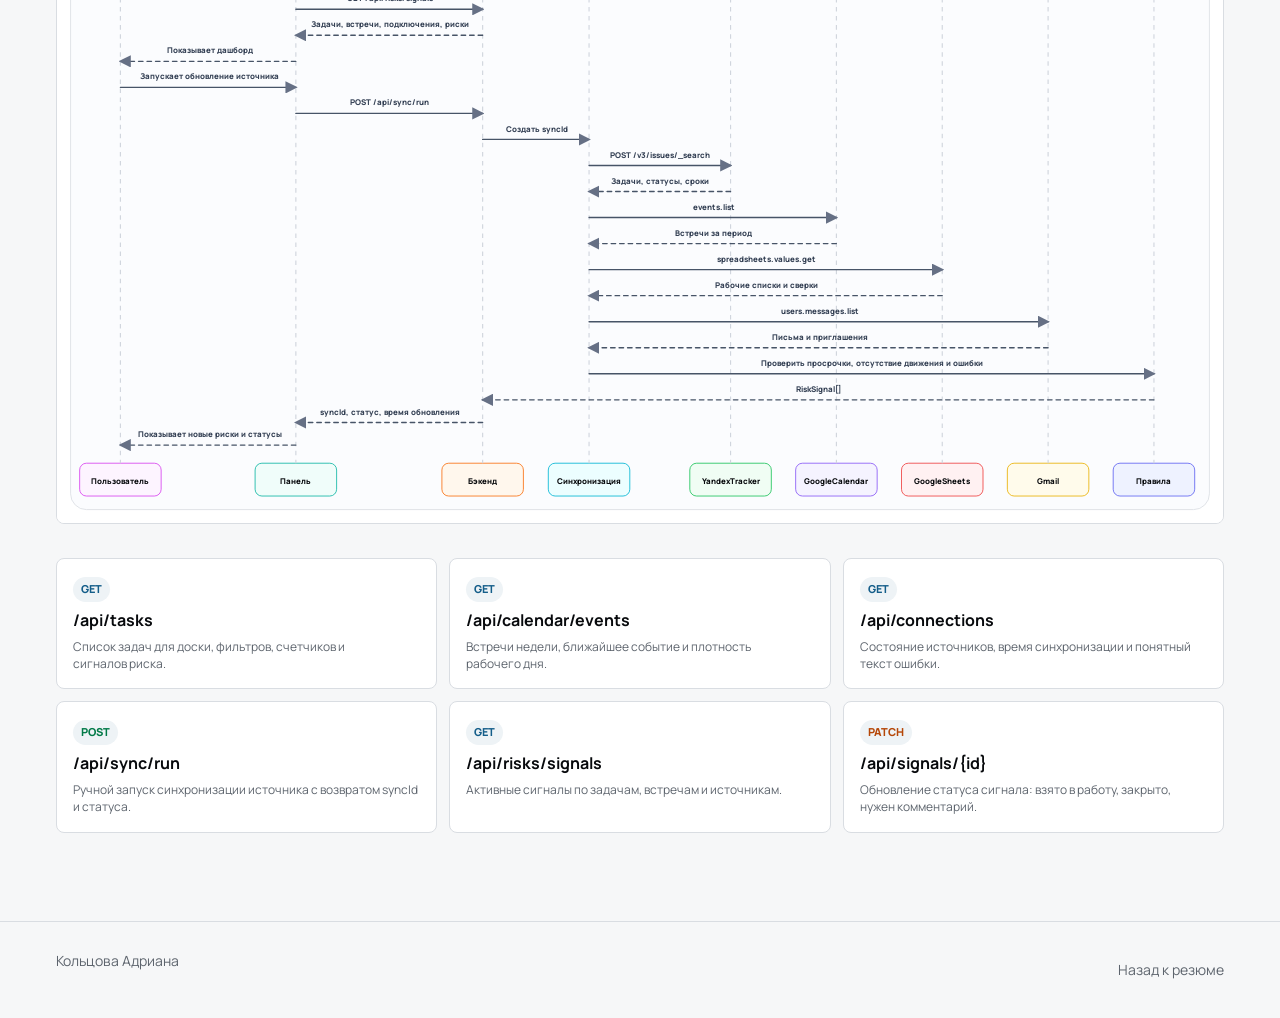
<file: portfolio.html>
<!doctype html>
<html lang="ru" data-theme="air">
  <head>
    <meta charset="utf-8" />
    <meta name="viewport" content="width=device-width, initial-scale=1" />
    <title>Портфолио - Кольцова Адриана</title>
    <meta
      name="description"
      content="Портфолио Кольцовой Адрианы: продуктовая рабочая панель и Windows-приложение для записи и локальной расшифровки встреч."
    />
    <link rel="preconnect" href="https://fonts.googleapis.com" />
    <link rel="preconnect" href="https://fonts.gstatic.com" crossorigin />
    <link href="https://fonts.googleapis.com/css2?family=Manrope:wght@400;500;600;700;800&display=swap" rel="stylesheet" />
    <link rel="icon" href="assets/favicon.svg?v=1" type="image/svg+xml" />
    <link rel="stylesheet" href="styles.css?v=49" />
  </head>
  <body>
    <header class="site-header">
      <a class="brand" href="index.html" aria-label="Кольцова Адриана">
        <span>АК</span>
      </a>

      <p class="header-role">Middle системный аналитик</p>

      <nav class="nav" aria-label="Навигация">
        <a href="index.html">резюме</a>
      </nav>
    </header>

    <main id="top" class="portfolio-main">
      <section class="portfolio-overview" aria-labelledby="portfolio-title">
        <div class="portfolio-overview-copy">
          <span class="period">Избранные проекты</span>
          <h1 id="portfolio-title">Портфолио</h1>
          <p>
            Продуктовые и технические кейсы: от требований и интеграций до рабочего
            интерфейса и локальной обработки данных.
          </p>
        </div>

        <div class="portfolio-projects" role="tablist" aria-label="Проекты портфолио">
          <button
            class="portfolio-project-card is-active"
            type="button"
            role="tab"
            aria-selected="true"
            aria-controls="case-work-machine"
            data-case-target="work-machine"
          >
            <span>Кейс 1 / Веб-продукт</span>
            <strong>Продуктовая рабочая панель</strong>
            <p>Задачи, встречи, источники данных и сигналы риска в одном интерфейсе.</p>
            <span class="portfolio-project-action">Смотреть кейс</span>
          </button>

          <button
            class="portfolio-project-card"
            type="button"
            role="tab"
            aria-selected="false"
            aria-controls="case-svodika"
            data-case-target="svodika"
          >
            <span>Кейс 2 / Windows-приложение</span>
            <strong>Svodika</strong>
            <p>Запись экрана и звука, локальная расшифровка и итоги встреч в одном приложении.</p>
            <span class="portfolio-project-action">Смотреть кейс</span>
          </button>
        </div>
      </section>

      <section class="editorial-section portfolio-section">
        <div id="case-work-machine" class="case-block" data-case-panel="work-machine">
          <div class="case-head">
            <span class="period">Кейс 1</span>
            <h3>Продуктовая рабочая панель</h3>
            <p>
              Внутренний продукт для аналитика, продакта и менеджера: задачи, встречи,
              подключения и сигналы по рискам собраны в одном интерфейсе, чтобы быстрее готовиться
              к статусам, видеть блокеры и не собирать контекст вручную.
            </p>
          </div>

          <div class="case-tags" aria-label="Ключевые темы кейса">
            <span>Yandex Tracker</span>
            <span>Google Calendar</span>
            <span>подключения</span>
            <span>интеграции</span>
            <span>delivery</span>
            <span>статусы и блокеры</span>
            <span>Google Sheets</span>
          </div>

          <div class="case-points">
            <article>
              <h4>Зачем</h4>
              <p>Убрать ручной обход трекера, календаря, таблиц и почты перед статусами, планированием и разбором блокеров.</p>
            </article>
            <article>
              <h4>Что внутри</h4>
              <p>Доска задач, календарь встреч, партнерские списки, источники данных, статусы синхронизации и правила подсветки рисков.</p>
            </article>
            <article>
              <h4>Что сделала</h4>
              <p>Разобрала роли, сценарии, статусы, интеграционные поля, ошибки источников и критерии приемки для MVP.</p>
            </article>
          </div>

          <div class="case-metrics" aria-label="Показатели продукта">
            <article>
              <strong>15–20 мин/день</strong>
              <p>оценка экономии на ручном сборе статусов: вместо обхода трекера, календаря, таблиц и почты</p>
            </article>
            <article>
              <strong>4 сервиса → 1 экран</strong>
              <p>меньше переключений между вкладками и меньше потерь рабочего контекста</p>
            </article>
            <article>
              <strong>риски сразу</strong>
              <p>просрочки, критичные задачи, блокеры и сбои синхронизации видны до созвона</p>
            </article>
            <article>
              <strong>1 ч 15 мин – 1 ч 40 мин/нед</strong>
              <p>оценка за 5 рабочих дней: время возвращается к задачам вместо сверки источников и ручных апдейтов</p>
            </article>
          </div>

          <div class="case-artifacts" aria-label="Артефакты анализа">
            <a class="case-artifact" href="#case-tz">
              <span>Артефакт 01 / ТЗ</span>
              <strong>ТЗ к разработке</strong>
              <p>Границы MVP, роли, источники, пользовательские истории, правила сигналов, ошибки и критерии приемки.</p>
            </a>
            <a class="case-artifact" href="#case-diagrams">
              <span>Артефакт 02 / схема</span>
              <strong>Поток данных и сигналов</strong>
              <p>Схема: источники → синхронизация → нормализация → правила риска → рабочая панель.</p>
            </a>
          </div>

          <div class="case-screens" aria-label="Скриншоты продуктовой рабочей панели">
            <figure class="case-screen case-screen-wide">
              <button class="case-zoom" type="button" aria-label="Увеличить скриншот: доска задач">
                <img src="assets/case-work-machine-tracker.png?v=2" alt="Доска задач в продуктовой рабочей панели" />
              </button>
              <figcaption>Трекер: доска задач, фильтры по рискам, просрочкам, критичности и отсутствию движения.</figcaption>
            </figure>
            <figure class="case-screen">
              <button class="case-zoom" type="button" aria-label="Увеличить скриншот: календарь встреч">
                <img src="assets/case-work-machine-calendar.png?v=5" alt="Календарь встреч в продуктовой рабочей панели" />
              </button>
              <figcaption>Календарь: недельная сетка встреч, ближайшие события и плотность по рабочим дням.</figcaption>
            </figure>
            <figure class="case-screen">
              <button class="case-zoom" type="button" aria-label="Увеличить скриншот: источники и подключения">
                <img src="assets/case-work-machine-sources.png?v=2" alt="Источники и подключения продуктовой рабочей панели" />
              </button>
              <figcaption>Подключения: Google Sheets, Yandex Tracker, Google Calendar, Gmail и статусы синхронизации.</figcaption>
            </figure>
          </div>
        </div>

        <div id="case-svodika" class="case-block case-block-secondary" data-case-panel="svodika" hidden>
          <div class="case-head">
            <span class="period">Кейс 2</span>
            <h3>Svodika</h3>
            <p>
              Windows-приложение для записи экрана, системного звука и микрофона,
              локальной расшифровки встреч и подготовки структурированных итогов.
            </p>
          </div>

          <div class="case-tags" aria-label="Ключевые темы кейса Svodika">
            <span>Windows 10/11</span>
            <span>Python + Qt</span>
            <span>faster-whisper</span>
            <span>CPU / NVIDIA</span>
            <span>local-first</span>
            <span>SQLite</span>
            <span>GitHub Actions</span>
          </div>

          <div class="case-points">
            <article>
              <h4>Зачем</h4>
              <p>Сохранить встречу, экран и звук, а затем получить текст без обязательной отправки записи во внешний сервис.</p>
            </article>
            <article>
              <h4>Что внутри</h4>
              <p>Запись, локальные модели Whisper, импорт аудио, история, поиск, воспроизведение и повторная обработка.</p>
            </article>
            <article>
              <h4>Что сделала</h4>
              <p>Собрала пользовательский сценарий, структуру интерфейса, хранение данных, обновления и выпуск Windows-сборок.</p>
            </article>
          </div>

          <div class="case-metrics" aria-label="Возможности Svodika">
            <article>
              <strong>3 источника</strong>
              <p>экран, системный звук и микрофон записываются в одном сценарии</p>
            </article>
            <article>
              <strong>локально</strong>
              <p>основная расшифровка работает на CPU или NVIDIA GPU</p>
            </article>
            <article>
              <strong>1 архив</strong>
              <p>медиа, исходный текст, итоги и история встреч собраны вместе</p>
            </article>
            <article>
              <strong>автообновление</strong>
              <p>приложение само сообщает о новой стабильной версии</p>
            </article>
          </div>

          <section class="svodika-extras" aria-labelledby="svodika-extras-title">
            <div class="svodika-extras-head">
              <span>Ещё внутри</span>
              <h4 id="svodika-extras-title">Мелочи, которые делают запись удобнее</h4>
              <p>Не только «записать и расшифровать», а полноценный рабочий инструмент на каждый день.</p>
            </div>
            <div class="svodika-extras-grid">
              <article>
                <span>01</span>
                <strong>Горячие клавиши</strong>
                <p>Старт и остановка записи без возвращения в окно приложения.</p>
              </article>
              <article>
                <span>02</span>
                <strong>Системный трей</strong>
                <p>Svodika остаётся под рукой и не занимает место среди рабочих окон.</p>
              </article>
              <article>
                <span>03</span>
                <strong>Черновик на ходу</strong>
                <p>Текст встречи начинает появляться ещё во время записи.</p>
              </article>
              <article>
                <span>04</span>
                <strong>Импорт аудио</strong>
                <p>Можно расшифровать уже существующую запись, а не только новую встречу.</p>
              </article>
              <article>
                <span>05</span>
                <strong>Свои модели</strong>
                <p>Выбор и загрузка локальных моделей Whisper под скорость и качество.</p>
              </article>
              <article>
                <span>06</span>
                <strong>Умные итоги</strong>
                <p>Опциональная обработка через OpenAI, OpenRouter или Codex CLI.</p>
              </article>
            </div>
          </section>

          <div class="case-artifacts" aria-label="Ссылки проекта Svodika">
            <a class="case-artifact" href="https://github.com/welinktoon/svodika" target="_blank" rel="noreferrer">
              <span>Проект / GitHub</span>
              <strong>Исходный код и документация</strong>
              <p>Архитектура, README, история изменений и открытый код приложения.</p>
            </a>
            <a class="case-artifact" href="https://github.com/welinktoon/svodika/releases/latest" target="_blank" rel="noreferrer">
              <span>Сборка / Windows</span>
              <strong>Скачать последнюю версию</strong>
              <p>Готовый установщик Svodika для Windows 10/11, права администратора не требуются.</p>
            </a>
          </div>

          <div class="case-screens" aria-label="Скриншоты Svodika в светлой теме">
            <figure class="case-screen case-screen-wide">
              <button class="case-zoom" type="button" aria-label="Увеличить скриншот расшифровки">
                <img src="assets/case-svodika-transcript.jpg?v=2" alt="Список встреч и расшифровка с отметками времени в светлой теме Svodika" />
              </button>
              <figcaption>Архив встреч и расшифровка с отметками времени. На скриншотах использованы вымышленные встречи.</figcaption>
            </figure>
            <figure class="case-screen">
              <button class="case-zoom" type="button" aria-label="Увеличить скриншот итогов встречи">
                <img src="assets/case-svodika-summary.jpg?v=2" alt="Вкладка итогов встречи с решениями и следующими шагами в Svodika" />
              </button>
              <figcaption>Итоги встречи с решениями и следующими шагами.</figcaption>
            </figure>
            <figure class="case-screen">
              <button class="case-zoom" type="button" aria-label="Увеличить скриншот моделей распознавания">
                <img src="assets/case-svodika-models.jpg?v=2" alt="Список локальных моделей распознавания речи в светлой теме Svodika" />
              </button>
              <figcaption>Выбор локальной модели распознавания речи.</figcaption>
            </figure>
          </div>
        </div>

        <section id="case-tz" class="case-document" aria-labelledby="case-tz-title" data-case-panel="work-machine">
          <div class="case-doc-cover">
            <div>
              <span class="period">ТЗ к разработке</span>
              <h3 id="case-tz-title">Продуктовая рабочая панель</h3>
            </div>
            <p>
              Роль: системный анализ / продукт / delivery. Документ фиксирует MVP, источники данных,
              API-методы, пользовательские сценарии и критерии приемки.
            </p>
          </div>

          <div class="doc-summary" aria-label="Ключевой эффект">
            <article><strong>15–20 мин/день</strong><p>оценка экономии на ручном сборе статусов и сверке источников</p></article>
            <article><strong>4 сервиса</strong><p>трекер, календарь, таблицы и почта в едином рабочем окне</p></article>
            <article><strong>риски сразу</strong><p>просрочки, блокеры, критичность и сбои синхронизации</p></article>
            <article><strong>1 ч 15 мин – 1 ч 40 мин/нед</strong><p>оценка за 5 рабочих дней вместо ручных апдейтов</p></article>
          </div>

          <div class="doc-section">
            <h4><span>01</span> Цель продукта</h4>
            <p>
              Создать внутреннюю рабочую панель для продуктовой команды, которая собирает задачи,
              встречи, источники данных и статусы подключений в одном интерфейсе.
            </p>
            <p class="doc-note">
              Главная задача: сократить ручной обход сервисов и быстрее подсвечивать риски,
              которые влияют на delivery.
            </p>
          </div>

          <div class="doc-section">
            <h4><span>02</span> Границы MVP</h4>
            <div class="doc-grid">
              <article class="doc-card">
                <h5>Входит в MVP</h5>
                <ul>
                  <li>единая сводка по задачам, встречам и источникам;</li>
                  <li>фильтры по просрочкам, критичности и отсутствию движения;</li>
                  <li>статусы подключений и понятные ошибки синхронизации;</li>
                  <li>переходы из панели в исходные объекты: задачу, встречу, таблицу.</li>
                </ul>
              </article>
              <article class="doc-card">
                <h5>Полная версия</h5>
                <ul>
                  <li>редактирование задач и встреч внутри панели;</li>
                  <li>автоматическая рассылка статусов во внешние чаты;</li>
                  <li>сложная ролевая модель с правами на каждый виджет;</li>
                  <li>историческая аналитика за несколько кварталов.</li>
                </ul>
              </article>
            </div>
          </div>

          <div class="doc-section">
            <h4><span>03</span> Пользователи</h4>
            <div class="doc-grid">
              <article class="doc-card">
                <h5>Системный аналитик</h5>
                <ul>
                  <li>видит задачи, блокеры, статусы и комментарии;</li>
                  <li>готовит вопросы к бизнесу и разработке;</li>
                  <li>проверяет готовность сценариев к приемке.</li>
                </ul>
              </article>
              <article class="doc-card">
                <h5>Продакт / проектный / delivery-менеджер</h5>
                <ul>
                  <li>контролирует риски, сроки и загрузку недели;</li>
                  <li>быстро понимает, где нужен созвон или эскалация;</li>
                  <li>видит состояние подключений без ручного запроса статусов.</li>
                </ul>
              </article>
            </div>
          </div>

          <div class="doc-section">
            <h4><span>04</span> Источники данных</h4>
            <p class="mobile-scroll-hint">Прокрутите таблицу вбок →</p>
            <div class="doc-table-wrap" tabindex="0" role="region" aria-label="Таблица с горизонтальной прокруткой">
              <table class="doc-table">
                <thead>
                  <tr>
                    <th>Источник</th>
                    <th>Данные</th>
                    <th>Ключевые проверки</th>
                  </tr>
                </thead>
                <tbody>
                  <tr>
                    <td>Yandex Tracker</td>
                    <td>задачи, статусы, приоритеты, сроки, комментарии</td>
                    <td>просрочка, критичность, отсутствие движения, наличие комментариев</td>
                  </tr>
                  <tr>
                    <td>Google Calendar</td>
                    <td>встречи, плотность недели, ближайшие события</td>
                    <td>нагрузка по дням, ближайшая встреча, конфликтные окна</td>
                  </tr>
                  <tr>
                    <td>Google Sheets</td>
                    <td>партнеры, сверки, рабочие списки</td>
                    <td>актуальность выгрузки, заполненность, ошибки синхронизации</td>
                  </tr>
                  <tr>
                    <td>Gmail</td>
                    <td>рабочие письма, приглашения, внешние коммуникации</td>
                    <td>подключение, статус доступа, наличие новых писем</td>
                  </tr>
                </tbody>
              </table>
            </div>
          </div>

          <div class="doc-section">
            <h4><span>05</span> Ключевые сущности и поля</h4>
            <p class="mobile-scroll-hint">Прокрутите таблицу вбок →</p>
            <div class="doc-table-wrap" tabindex="0" role="region" aria-label="Таблица с горизонтальной прокруткой">
              <table class="doc-table doc-table-compact">
                <thead>
                  <tr>
                    <th>Сущность</th>
                    <th>Обязательные поля</th>
                    <th>Зачем нужны</th>
                  </tr>
                </thead>
                <tbody>
                  <tr>
                    <td>Task</td>
                    <td>id, title, status, priority, assignee, dueDate, updatedAt, sourceUrl</td>
                    <td>построение доски, фильтров, просрочек и ссылок в первоисточник</td>
                  </tr>
                  <tr>
                    <td>Meeting</td>
                    <td>id, title, startsAt, endsAt, organizer, attendeesCount, sourceUrl</td>
                    <td>недельная сетка, ближайшие события и оценка нагрузки</td>
                  </tr>
                  <tr>
                    <td>Connection</td>
                    <td>source, status, lastSyncAt, errorCode, errorText, owner</td>
                    <td>контроль интеграций и понятное объяснение, почему данные не обновились</td>
                  </tr>
                  <tr>
                    <td>RiskSignal</td>
                    <td>type, severity, reason, relatedEntityId, actionHint</td>
                    <td>единая подсветка блокеров, просрочек и задач без движения</td>
                  </tr>
                </tbody>
              </table>
            </div>
          </div>

          <div class="doc-section">
            <h4><span>06</span> API-методы MVP</h4>
            <p class="mobile-scroll-hint">Прокрутите таблицу вбок →</p>
            <div class="doc-table-wrap" tabindex="0" role="region" aria-label="Таблица с горизонтальной прокруткой">
              <table class="doc-table doc-table-compact">
                <thead>
                  <tr>
                    <th>Метод</th>
                    <th>Endpoint</th>
                    <th>Назначение</th>
                    <th>Параметры / тело</th>
                    <th>Ответ</th>
                  </tr>
                </thead>
                <tbody>
                  <tr>
                    <td><span class="method">GET</span></td>
                    <td>/api/tasks</td>
                    <td>получить задачи для доски, фильтров и счетчиков</td>
                    <td>status, assignee, riskOnly, updatedBefore</td>
                    <td>Task[], meta.syncedAt, meta.total</td>
                  </tr>
                  <tr>
                    <td><span class="method">GET</span></td>
                    <td>/api/calendar/events</td>
                    <td>получить встречи недели и ближайшее событие</td>
                    <td>dateFrom, dateTo, owner</td>
                    <td>Meeting[], busyDays[], nextEvent</td>
                  </tr>
                  <tr>
                    <td><span class="method">GET</span></td>
                    <td>/api/connections</td>
                    <td>показать состояние подключений и ошибки источников</td>
                    <td>source, status</td>
                    <td>Connection[], lastSyncAt, errorText</td>
                  </tr>
                  <tr>
                    <td><span class="method post">POST</span></td>
                    <td>/api/sync/run</td>
                    <td>запустить ручную синхронизацию источника</td>
                    <td>{ source, force }</td>
                    <td>syncId, status, startedAt</td>
                  </tr>
                  <tr>
                    <td><span class="method">GET</span></td>
                    <td>/api/risks/signals</td>
                    <td>получить активные сигналы риска</td>
                    <td>severity, type, entityType</td>
                    <td>RiskSignal[], actionHint</td>
                  </tr>
                  <tr>
                    <td><span class="method patch">PATCH</span></td>
                    <td>/api/signals/{id}</td>
                    <td>обновить статус сигнала</td>
                    <td>{ status, comment }</td>
                    <td>RiskSignal</td>
                  </tr>
                </tbody>
              </table>
            </div>
            <p class="doc-note">
              Общий формат ошибки: errorCode, errorText, source, retryAvailable. Если источник недоступен,
              интерфейс показывает кэш и время последней успешной синхронизации.
            </p>
          </div>

          <div class="doc-section">
            <h4><span>07</span> Функциональные требования</h4>
            <p class="mobile-scroll-hint">Прокрутите таблицу вбок →</p>
            <div class="doc-table-wrap" tabindex="0" role="region" aria-label="Таблица с горизонтальной прокруткой">
              <table class="doc-table">
                <thead>
                  <tr>
                    <th>ID</th>
                    <th>Требование</th>
                    <th>Критерий приемки</th>
                  </tr>
                </thead>
                <tbody>
                  <tr>
                    <td>FR-01</td>
                    <td>Показывать сводку по задачам, рискам, встречам и источникам.</td>
                    <td>Пользователь видит ключевые счетчики без перехода в другие разделы.</td>
                  </tr>
                  <tr>
                    <td>FR-02</td>
                    <td>Разделять задачи по статусам: бэклог, ожидание, в работе, тестирование, закрыто.</td>
                    <td>Каждая задача попадает в корректную колонку по статусу из трекера.</td>
                  </tr>
                  <tr>
                    <td>FR-03</td>
                    <td>Подсвечивать просроченные, критичные и зависшие задачи.</td>
                    <td>Задачи с рисками имеют визуальный сигнал и доступны через фильтр.</td>
                  </tr>
                  <tr>
                    <td>FR-04</td>
                    <td>Показывать недельный календарь встреч и ближайшее событие.</td>
                    <td>Пользователь видит количество встреч, плотный день и расписание недели.</td>
                  </tr>
                  <tr>
                    <td>FR-05</td>
                    <td>Показывать статусы подключений к источникам.</td>
                    <td>Для каждого источника виден статус: подключено, ошибка, требуется настройка.</td>
                  </tr>
                </tbody>
              </table>
            </div>
          </div>

          <div class="doc-section">
            <h4><span>08</span> Пользовательские истории</h4>
            <p class="mobile-scroll-hint">Прокрутите таблицу вбок →</p>
            <div class="doc-table-wrap" tabindex="0" role="region" aria-label="Таблица с горизонтальной прокруткой">
              <table class="doc-table">
                <thead>
                  <tr>
                    <th>Роль</th>
                    <th>История</th>
                    <th>Ценность</th>
                  </tr>
                </thead>
                <tbody>
                  <tr>
                    <td>Аналитик</td>
                    <td>Я хочу быстро видеть задачи без движения и открытые вопросы, чтобы подготовиться к статусу.</td>
                    <td>меньше ручной сверки перед созвоном</td>
                  </tr>
                  <tr>
                    <td>Delivery-менеджер</td>
                    <td>Я хочу видеть риски по срокам и ошибки источников на одном экране, чтобы вовремя эскалировать.</td>
                    <td>раньше обнаруживаются блокеры</td>
                  </tr>
                  <tr>
                    <td>Продакт</td>
                    <td>Я хочу видеть встречи недели рядом с задачами, чтобы понимать нагрузку и фокус команды.</td>
                    <td>проще планировать обсуждения и приемку</td>
                  </tr>
                </tbody>
              </table>
            </div>
          </div>

          <div class="doc-section">
            <h4><span>09</span> Основные сценарии</h4>
            <div class="doc-grid">
              <article class="doc-card">
                <h5>Ежедневный обзор</h5>
                <ul>
                  <li>пользователь открывает дашборд;</li>
                  <li>видит риски, встречи, просрочки и сбои источников;</li>
                  <li>переходит только в те зоны, где нужно действие.</li>
                </ul>
              </article>
              <article class="doc-card">
                <h5>Подготовка к статусу</h5>
                <ul>
                  <li>пользователь фильтрует задачи без движения;</li>
                  <li>сверяет встречи недели;</li>
                  <li>формирует список вопросов и следующих действий.</li>
                </ul>
              </article>
            </div>
          </div>

          <div class="doc-section">
            <h4><span>10</span> Правила сигналов</h4>
            <p class="mobile-scroll-hint">Прокрутите таблицу вбок →</p>
            <div class="doc-table-wrap" tabindex="0" role="region" aria-label="Таблица с горизонтальной прокруткой">
              <table class="doc-table">
                <thead>
                  <tr>
                    <th>Сигнал</th>
                    <th>Условие</th>
                    <th>Действие в интерфейсе</th>
                  </tr>
                </thead>
                <tbody>
                  <tr>
                    <td>Просрочено</td>
                    <td>dueDate меньше текущей даты, статус не закрывающий</td>
                    <td>красная метка, попадание в фильтр рисков</td>
                  </tr>
                  <tr>
                    <td>Нет движения</td>
                    <td>updatedAt старше 7 дней и задача не закрыта</td>
                    <td>желтая метка и подсказка проверить актуальность</td>
                  </tr>
                  <tr>
                    <td>Ошибка источника</td>
                    <td>последняя синхронизация завершилась ошибкой или истек токен</td>
                    <td>статус "требует внимания" и короткий текст причины</td>
                  </tr>
                  <tr>
                    <td>Плотный день</td>
                    <td>4+ встречи в рабочий день</td>
                    <td>подсветка дня в календаре и счетчик нагрузки</td>
                  </tr>
                </tbody>
              </table>
            </div>
          </div>

          <div class="doc-section">
            <h4><span>11</span> Нефункциональные требования</h4>
            <ul class="doc-list">
              <li>Обновление данных не должно блокировать просмотр уже загруженной информации.</li>
              <li>Ошибки источников должны быть видны пользователю понятным текстом.</li>
              <li>Интерфейс должен работать на десктопе и планшете без горизонтального скролла страницы.</li>
              <li>Чувствительные данные в публичных скриншотах должны быть скрыты или заменены.</li>
            </ul>
          </div>

          <div class="doc-section">
            <h4><span>12</span> Статусы и сигналы</h4>
            <div class="doc-badges">
              <span>просрочено</span>
              <span>критично</span>
              <span>нет движения</span>
              <span>есть комментарии</span>
              <span>подключено</span>
              <span>ошибка синхронизации</span>
            </div>
          </div>

          <div class="doc-section">
            <h4><span>13</span> Критерии приемки</h4>
            <ul class="doc-list">
              <li>Панель отображает задачи, встречи и источники на одной странице.</li>
              <li>Риски по задачам доступны без ручной проверки трекера.</li>
              <li>Состояние подключений видно до запуска ручной синхронизации.</li>
              <li>При недоступности источника пользователь получает понятный статус и текст ошибки.</li>
            </ul>
          </div>
        </section>

        <section id="case-diagrams" class="case-diagrams" aria-labelledby="case-diagrams-title" data-case-panel="work-machine">
          <div class="case-doc-cover">
            <div>
              <span class="period">Диаграммы и API</span>
              <h3 id="case-diagrams-title">Поток данных и сигналы</h3>
            </div>
            <p>
              Схемы показывают, как внешние источники попадают в рабочую панель,
              нормализуются и превращаются в сигналы для команды.
            </p>
          </div>

          <figure class="diagram-panel drawn-diagram" aria-labelledby="sequence-title">
            <figcaption>
              <span class="period">Диаграмма</span>
              <strong id="sequence-title">Sequence diagram: обновление и сигнал</strong>
            </figcaption>
            <div class="diagram-scroll">
              <button class="diagram-zoom" type="button" aria-label="Увеличить диаграмму: sequence diagram">
              <svg class="diagram-svg sequence-map sequence-detailed" viewBox="0 0 2060 1230" role="img" aria-labelledby="sequence-svg-title sequence-svg-desc">
                <title id="sequence-svg-title">Sequence diagram синхронизации источников</title>
                <desc id="sequence-svg-desc">Последовательность вызовов между пользователем, панелью, бэкендом, сервисом синхронизации, внешними источниками и правилами сигналов.</desc>
                <defs>
                  <marker id="arrow-seq" viewBox="0 0 10 10" refX="8.5" refY="5" markerWidth="9" markerHeight="9" orient="auto">
                    <path d="M 0 0 L 10 5 L 0 10 z" />
                  </marker>
                </defs>
                <rect class="diagram-paper" x="24" y="24" width="2012" height="1182" rx="28" />

                <g class="sequence-participant seq-user">
                  <rect x="40" y="36" width="144" height="58" rx="12" />
                  <text x="112" y="72">Пользователь</text>
                  <rect x="40" y="1124" width="144" height="58" rx="12" />
                  <text x="112" y="1160">Пользователь</text>
                </g>
                <g class="sequence-participant seq-panel">
                  <rect x="350" y="36" width="144" height="58" rx="12" />
                  <text x="422" y="72">Панель</text>
                  <rect x="350" y="1124" width="144" height="58" rx="12" />
                  <text x="422" y="1160">Панель</text>
                </g>
                <g class="sequence-participant seq-backend">
                  <rect x="680" y="36" width="144" height="58" rx="12" />
                  <text x="752" y="72">Бэкенд</text>
                  <rect x="680" y="1124" width="144" height="58" rx="12" />
                  <text x="752" y="1160">Бэкенд</text>
                </g>
                <g class="sequence-participant seq-sync">
                  <rect x="868" y="36" width="144" height="58" rx="12" />
                  <text x="940" y="72">Синхронизация</text>
                  <rect x="868" y="1124" width="144" height="58" rx="12" />
                  <text x="940" y="1160">Синхронизация</text>
                </g>
                <g class="sequence-participant seq-tracker">
                  <rect x="1118" y="36" width="144" height="58" rx="12" />
                  <text x="1190" y="72">YandexTracker</text>
                  <rect x="1118" y="1124" width="144" height="58" rx="12" />
                  <text x="1190" y="1160">YandexTracker</text>
                </g>
                <g class="sequence-participant seq-calendar">
                  <rect x="1305" y="36" width="144" height="58" rx="12" />
                  <text x="1377" y="72">GoogleCalendar</text>
                  <rect x="1305" y="1124" width="144" height="58" rx="12" />
                  <text x="1377" y="1160">GoogleCalendar</text>
                </g>
                <g class="sequence-participant seq-sheets">
                  <rect x="1492" y="36" width="144" height="58" rx="12" />
                  <text x="1564" y="72">GoogleSheets</text>
                  <rect x="1492" y="1124" width="144" height="58" rx="12" />
                  <text x="1564" y="1160">GoogleSheets</text>
                </g>
                <g class="sequence-participant seq-gmail">
                  <rect x="1679" y="36" width="144" height="58" rx="12" />
                  <text x="1751" y="72">Gmail</text>
                  <rect x="1679" y="1124" width="144" height="58" rx="12" />
                  <text x="1751" y="1160">Gmail</text>
                </g>
                <g class="sequence-participant seq-rules">
                  <rect x="1866" y="36" width="144" height="58" rx="12" />
                  <text x="1938" y="72">Правила</text>
                  <rect x="1866" y="1124" width="144" height="58" rx="12" />
                  <text x="1938" y="1160">Правила</text>
                </g>

                <line class="sequence-life" x1="112" y1="94" x2="112" y2="1124" />
                <line class="sequence-life" x1="422" y1="94" x2="422" y2="1124" />
                <line class="sequence-life" x1="752" y1="94" x2="752" y2="1124" />
                <line class="sequence-life" x1="940" y1="94" x2="940" y2="1124" />
                <line class="sequence-life" x1="1190" y1="94" x2="1190" y2="1124" />
                <line class="sequence-life" x1="1377" y1="94" x2="1377" y2="1124" />
                <line class="sequence-life" x1="1564" y1="94" x2="1564" y2="1124" />
                <line class="sequence-life" x1="1751" y1="94" x2="1751" y2="1124" />
                <line class="sequence-life" x1="1938" y1="94" x2="1938" y2="1124" />

                <path class="sequence-call" d="M 112 138 L 422 138" marker-end="url(#arrow-seq)" />
                <text class="sequence-label" x="270" y="124">Открывает рабочую панель</text>
                <path class="sequence-call" d="M 422 184 L 752 184" marker-end="url(#arrow-seq)" />
                <text class="sequence-label" x="588" y="170">GET /api/tasks</text>
                <path class="sequence-call" d="M 422 230 L 752 230" marker-end="url(#arrow-seq)" />
                <text class="sequence-label" x="588" y="216">GET /api/calendar/events</text>
                <path class="sequence-call" d="M 422 276 L 752 276" marker-end="url(#arrow-seq)" />
                <text class="sequence-label" x="588" y="262">GET /api/connections</text>
                <path class="sequence-call" d="M 422 322 L 752 322" marker-end="url(#arrow-seq)" />
                <text class="sequence-label" x="588" y="308">GET /api/risks/signals</text>
                <path class="sequence-return" d="M 752 368 L 422 368" marker-end="url(#arrow-seq)" />
                <text class="sequence-label" x="588" y="354">Задачи, встречи, подключения, риски</text>
                <path class="sequence-return" d="M 422 414 L 112 414" marker-end="url(#arrow-seq)" />
                <text class="sequence-label" x="270" y="400">Показывает дашборд</text>

                <path class="sequence-call" d="M 112 460 L 422 460" marker-end="url(#arrow-seq)" />
                <text class="sequence-label" x="270" y="446">Запускает обновление источника</text>
                <path class="sequence-call" d="M 422 506 L 752 506" marker-end="url(#arrow-seq)" />
                <text class="sequence-label" x="588" y="492">POST /api/sync/run</text>
                <path class="sequence-call" d="M 752 552 L 940 552" marker-end="url(#arrow-seq)" />
                <text class="sequence-label" x="848" y="538">Создать syncId</text>

                <path class="sequence-call" d="M 940 598 L 1190 598" marker-end="url(#arrow-seq)" />
                <text class="sequence-label" x="1065" y="584">POST /v3/issues/_search</text>
                <path class="sequence-return" d="M 1190 644 L 940 644" marker-end="url(#arrow-seq)" />
                <text class="sequence-label" x="1065" y="630">Задачи, статусы, сроки</text>
                <path class="sequence-call" d="M 940 690 L 1377 690" marker-end="url(#arrow-seq)" />
                <text class="sequence-label" x="1160" y="676">events.list</text>
                <path class="sequence-return" d="M 1377 736 L 940 736" marker-end="url(#arrow-seq)" />
                <text class="sequence-label" x="1160" y="722">Встречи за период</text>
                <path class="sequence-call" d="M 940 782 L 1564 782" marker-end="url(#arrow-seq)" />
                <text class="sequence-label" x="1254" y="768">spreadsheets.values.get</text>
                <path class="sequence-return" d="M 1564 828 L 940 828" marker-end="url(#arrow-seq)" />
                <text class="sequence-label" x="1254" y="814">Рабочие списки и сверки</text>
                <path class="sequence-call" d="M 940 874 L 1751 874" marker-end="url(#arrow-seq)" />
                <text class="sequence-label" x="1348" y="860">users.messages.list</text>
                <path class="sequence-return" d="M 1751 920 L 940 920" marker-end="url(#arrow-seq)" />
                <text class="sequence-label" x="1348" y="906">Письма и приглашения</text>

                <path class="sequence-call" d="M 940 966 L 1938 966" marker-end="url(#arrow-seq)" />
                <text class="sequence-label" x="1439" y="952">Проверить просрочки, отсутствие движения и ошибки</text>
                <path class="sequence-return" d="M 1938 1012 L 752 1012" marker-end="url(#arrow-seq)" />
                <text class="sequence-label" x="1345" y="998">RiskSignal[]</text>
                <path class="sequence-return" d="M 752 1052 L 422 1052" marker-end="url(#arrow-seq)" />
                <text class="sequence-label" x="588" y="1038">syncId, статус, время обновления</text>
                <path class="sequence-return" d="M 422 1092 L 112 1092" marker-end="url(#arrow-seq)" />
                <text class="sequence-label" x="270" y="1078">Показывает новые риски и статусы</text>
              </svg>
              </button>
            </div>
          </figure>

          <div class="api-grid" aria-label="API методы панели">
            <article class="api-card">
              <span class="method">GET</span>
              <strong>/api/tasks</strong>
              <p>Список задач для доски, фильтров, счетчиков и сигналов риска.</p>
            </article>
            <article class="api-card">
              <span class="method">GET</span>
              <strong>/api/calendar/events</strong>
              <p>Встречи недели, ближайшее событие и плотность рабочего дня.</p>
            </article>
            <article class="api-card">
              <span class="method">GET</span>
              <strong>/api/connections</strong>
              <p>Состояние источников, время синхронизации и понятный текст ошибки.</p>
            </article>
            <article class="api-card">
              <span class="method post">POST</span>
              <strong>/api/sync/run</strong>
              <p>Ручной запуск синхронизации источника с возвратом syncId и статуса.</p>
            </article>
            <article class="api-card">
              <span class="method">GET</span>
              <strong>/api/risks/signals</strong>
              <p>Активные сигналы по задачам, встречам и источникам.</p>
            </article>
            <article class="api-card">
              <span class="method patch">PATCH</span>
              <strong>/api/signals/{id}</strong>
              <p>Обновление статуса сигнала: взято в работу, закрыто, нужен комментарий.</p>
            </article>
          </div>
        </section>

      </section>
    </main>

    <div class="image-lightbox" id="image-lightbox" aria-hidden="true">
      <button class="lightbox-close" type="button" aria-label="Закрыть увеличенное изображение">Закрыть</button>
      <img src="[data-uri]" alt="" />
      <div class="lightbox-diagram" hidden></div>
    </div>

    <footer class="site-footer">
      <span>Кольцова Адриана</span>
      <a href="index.html">Назад к резюме</a>
    </footer>

    <script src="script.js?v=15"></script>
  </body>
</html>
</file>
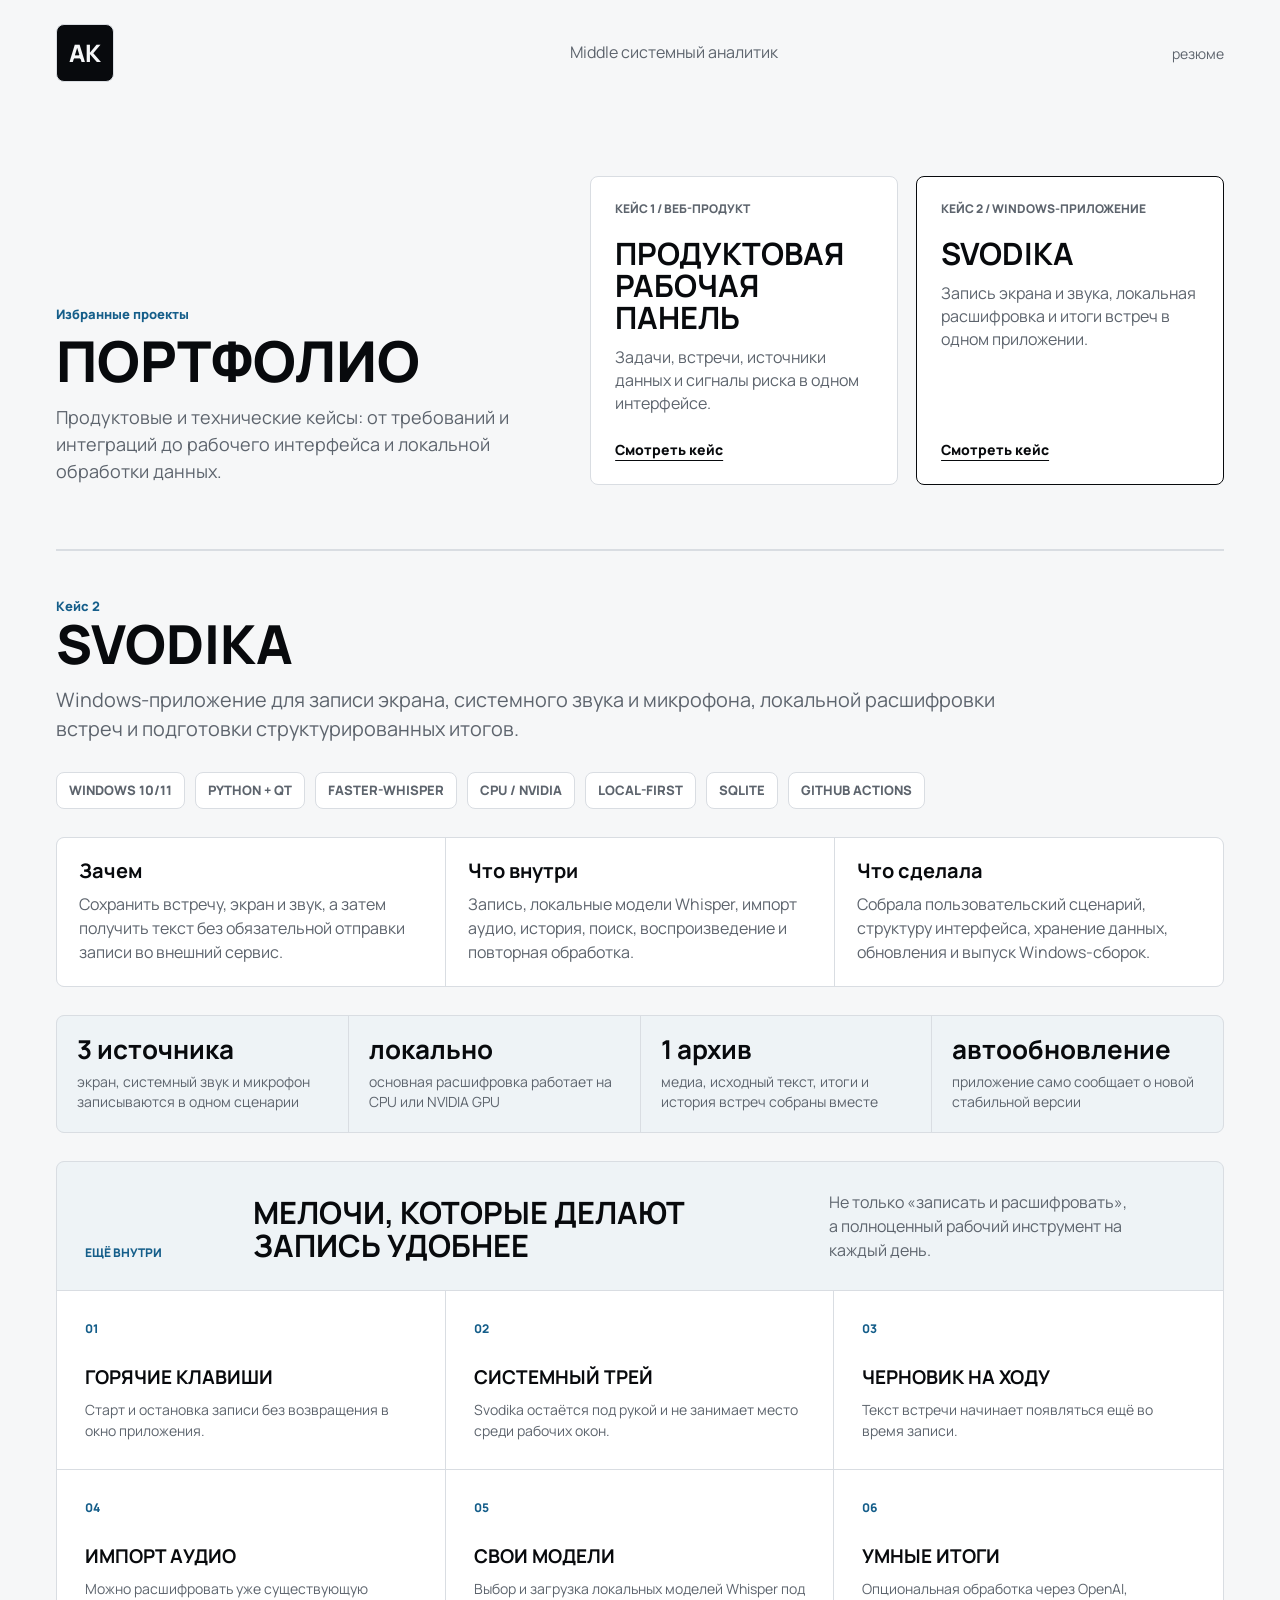
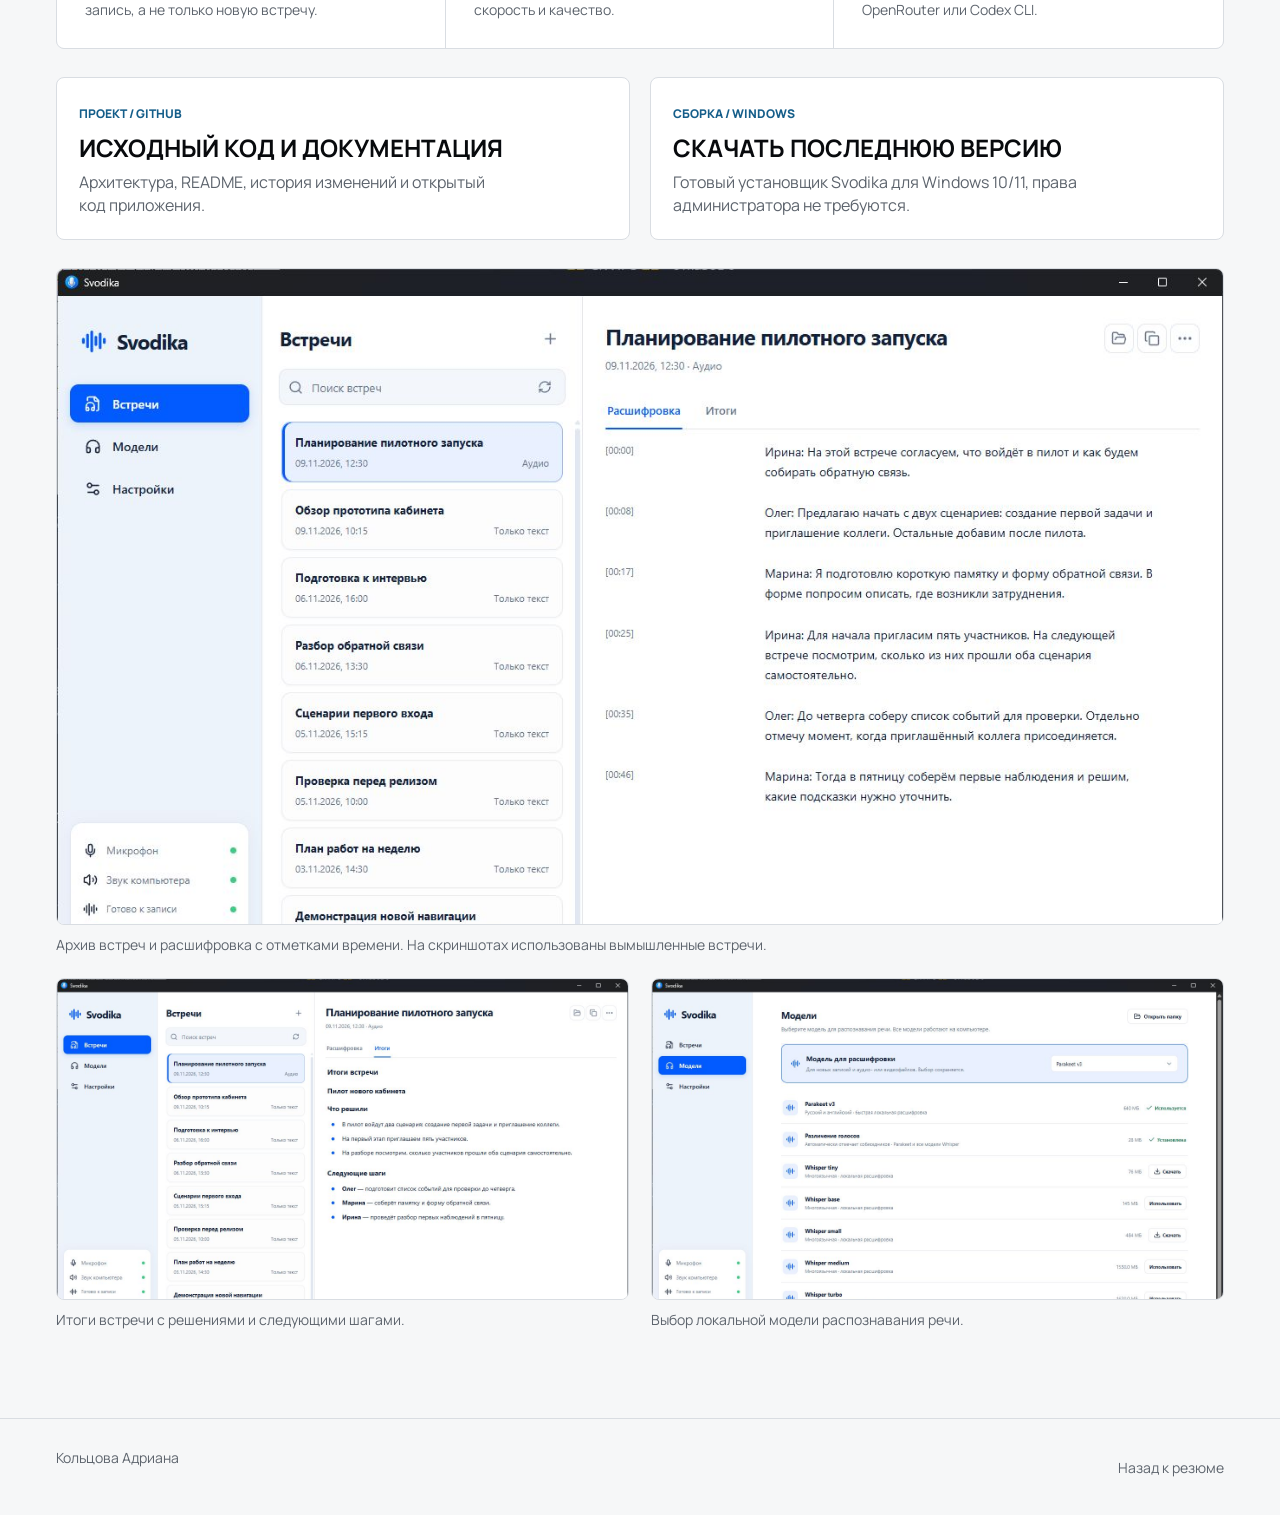
<file: svodika.html>
<!doctype html>
<html lang="ru">
  <head>
    <meta charset="utf-8" />
    <meta name="viewport" content="width=device-width, initial-scale=1" />
    <meta http-equiv="refresh" content="0; url=portfolio.html?case=svodika" />
    <link rel="canonical" href="https://welinktoon.github.io/resume/portfolio.html" />
    <title>Переход к кейсу Svodika</title>
    <script>
      window.location.replace("portfolio.html?case=svodika");
    </script>
  </head>
  <body>
    <p><a href="portfolio.html?case=svodika">Открыть кейс Svodika в портфолио</a></p>
  </body>
</html>
</file>
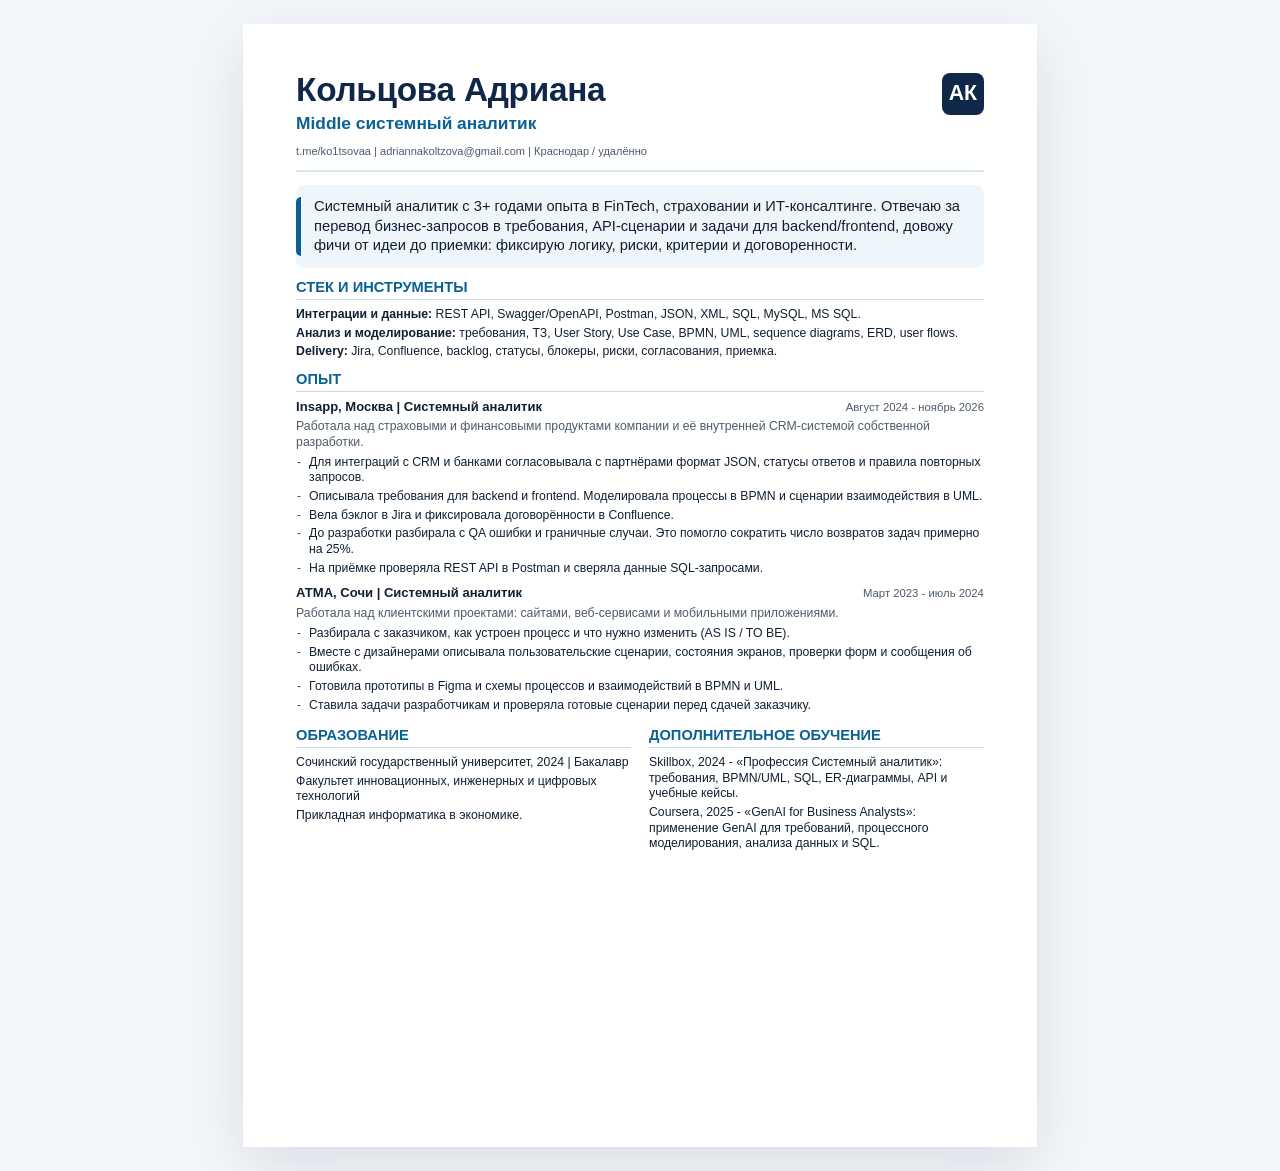
<file: assets/resume-print.html>
<!doctype html>
<html lang="ru">
  <head>
    <meta charset="utf-8" />
    <meta name="viewport" content="width=device-width, initial-scale=1" />
    <title>Кольцова Адриана - резюме</title>
    <style>
      @page {
        size: A4;
        margin: 0;
      }

      * {
        box-sizing: border-box;
      }

      body {
        margin: 0;
        background: #f4f7fa;
        color: #102033;
        font-family: Arial, "Segoe UI", sans-serif;
        font-size: 9.2pt;
        line-height: 1.28;
      }

      .page {
        width: 210mm;
        min-height: 297mm;
        margin: 0 auto;
        background: #ffffff;
        padding: 13mm 14mm;
      }

      header {
        display: grid;
        grid-template-columns: 1fr auto;
        gap: 16px;
        align-items: start;
        padding-bottom: 12px;
        border-bottom: 2px solid #d8e8f2;
      }

      h1,
      h2,
      h3,
      p {
        margin: 0;
      }

      h1 {
        color: #0f2748;
        font-size: 25pt;
        line-height: 1;
        letter-spacing: -0.2pt;
      }

      .role {
        margin-top: 6px;
        color: #0b6094;
        font-size: 13pt;
        font-weight: 700;
      }

      .contacts {
        margin-top: 9px;
        color: #4d5b6c;
        font-size: 8.3pt;
      }

      .mark {
        display: grid;
        width: 42px;
        height: 42px;
        place-items: center;
        border-radius: 8px;
        background: #0f2748;
        color: #ffffff;
        font-weight: 800;
        font-size: 16pt;
      }

      .summary {
        display: grid;
        grid-template-columns: 5px 1fr;
        gap: 13px;
        margin: 13px 0 12px;
        padding: 12px 14px 12px 0;
        border-radius: 8px;
        background: #eef6fb;
      }

      .summary::before {
        content: "";
        display: block;
        border-radius: 8px 0 0 8px;
        background: #0b6094;
      }

      .summary p {
        align-self: center;
        font-size: 11pt;
        line-height: 1.35;
      }

      section {
        margin-top: 12px;
        break-inside: avoid;
      }

      h2 {
        margin-bottom: 7px;
        padding-bottom: 4px;
        border-bottom: 1px solid #c7dce9;
        color: #0b6094;
        font-size: 11pt;
        line-height: 1;
        text-transform: uppercase;
      }

      ul {
        margin: 0;
        padding: 0;
        list-style: none;
      }

      li {
        position: relative;
        margin: 3px 0;
        padding-left: 13px;
      }

      li::before {
        content: "-";
        position: absolute;
        left: 1px;
        color: #0b6094;
      }

      .job {
        margin-top: 9px;
      }

      .job:first-of-type {
        margin-top: 0;
      }

      .job-head {
        display: grid;
        grid-template-columns: 1fr auto;
        gap: 12px;
        align-items: baseline;
        margin-bottom: 4px;
      }

      h3 {
        color: #102033;
        font-size: 9.8pt;
      }

      .period {
        color: #4d5b6c;
        font-size: 8.5pt;
        white-space: nowrap;
      }

      .meta {
        margin-bottom: 4px;
        color: #4d5b6c;
      }

      .skills p,
      .stack p,
      .education p,
      .courses p {
        margin-top: 3px;
      }

      strong {
        color: #102033;
      }

      .columns {
        display: grid;
        grid-template-columns: 1fr 1fr;
        gap: 18px;
      }

      .stack {
        margin-top: 10px;
      }

      @media screen {
        body {
          padding: 24px;
        }

        .page {
          box-shadow: 0 18px 60px rgba(15, 39, 72, 0.12);
        }
      }
    </style>
  </head>
  <body>
    <main class="page">
      <header>
        <div>
          <h1>Кольцова Адриана</h1>
          <p class="role">Middle системный аналитик</p>
          <p class="contacts">t.me/ko1tsovaa | adriannakoltzova@gmail.com | Краснодар / удалённо</p>
        </div>
        <div class="mark">АК</div>
      </header>

      <div class="summary">
        <p>Системный аналитик с 3+ годами опыта в FinTech, страховании и ИТ-консалтинге. Отвечаю за перевод бизнес-запросов в требования, API-сценарии и задачи для backend/frontend, довожу фичи от идеи до приемки: фиксирую логику, риски, критерии и договоренности.</p>
      </div>

      <section class="stack">
        <h2>Стек и инструменты</h2>
        <p><strong>Интеграции и данные:</strong> REST API, Swagger/OpenAPI, Postman, JSON, XML, SQL, MySQL, MS SQL.</p>
        <p><strong>Анализ и моделирование:</strong> требования, ТЗ, User Story, Use Case, BPMN, UML, sequence diagrams, ERD, user flows.</p>
        <p><strong>Delivery:</strong> Jira, Confluence, backlog, статусы, блокеры, риски, согласования, приемка.</p>
      </section>

      <section>
        <h2>Опыт</h2>
        <article class="job">
          <div class="job-head">
            <h3>Insapp, Москва | Системный аналитик</h3>
            <span class="period">Август 2024 - ноябрь 2026</span>
          </div>
          <p class="meta">Работала над страховыми и финансовыми продуктами компании и её внутренней CRM-системой собственной разработки.</p>
          <ul>
              <li>Для интеграций с CRM и банками согласовывала с партнёрами формат JSON, статусы ответов и правила повторных запросов.</li>
              <li>Описывала требования для backend и frontend. Моделировала процессы в BPMN и сценарии взаимодействия в UML.</li>
              <li>Вела бэклог в Jira и фиксировала договорённости в Confluence.</li>
              <li>До разработки разбирала с QA ошибки и граничные случаи. Это помогло сократить число возвратов задач примерно на 25%.</li>
              <li>На приёмке проверяла REST API в Postman и сверяла данные SQL-запросами.</li>
            </ul>
        </article>

        <article class="job">
          <div class="job-head">
            <h3>АТМА, Сочи | Системный аналитик</h3>
            <span class="period">Март 2023 - июль 2024</span>
          </div>
          <p class="meta">Работала над клиентскими проектами: сайтами, веб-сервисами и мобильными приложениями.</p>
          <ul>
              <li>Разбирала с заказчиком, как устроен процесс и что нужно изменить (AS IS / TO BE).</li>
              <li>Вместе с дизайнерами описывала пользовательские сценарии, состояния экранов, проверки форм и сообщения об ошибках.</li>
              <li>Готовила прототипы в Figma и схемы процессов и взаимодействий в BPMN и UML.</li>
              <li>Ставила задачи разработчикам и проверяла готовые сценарии перед сдачей заказчику.</li>
            </ul>
        </article>
      </section>

      <div class="columns">
        <section class="education">
          <h2>Образование</h2>
          <p>Сочинский государственный университет, 2024 | Бакалавр</p>
          <p>Факультет инновационных, инженерных и цифровых технологий</p>
          <p>Прикладная информатика в экономике.</p>
        </section>

        <section class="courses">
          <h2>Дополнительное обучение</h2>
          <p>Skillbox, 2024 - «Профессия Системный аналитик»: требования, BPMN/UML, SQL, ER-диаграммы, API и учебные кейсы.</p>
          <p>Coursera, 2025 - «GenAI for Business Analysts»: применение GenAI для требований, процессного моделирования, анализа данных и SQL.</p>
        </section>
      </div>
    </main>
  </body>
</html>
</file>
<file: styles.css>
:root {
  color-scheme: light;
  --bg: #f6f7f8;
  --ink: #080a0d;
  --muted: #5d646d;
  --line: #d9dde2;
  --panel: #ffffff;
  --soft: #eef3f6;
  --accent: #155e8a;
  --accent-2: #72b8dc;
  --radius: 8px;
  --page-x: 56px;
  --section-y: 88px;
  --gap-xl: 112px;
  --gap-lg: 42px;
  --gap-md: 24px;
  --motion: cubic-bezier(0.2, 0.8, 0.2, 1);
}

* {
  box-sizing: border-box;
}

html {
  scroll-behavior: smooth;
}

[id] {
  scroll-margin-top: 124px;
}

body {
  margin: 0;
  min-width: 320px;
  overflow-x: hidden;
  background: var(--bg);
  color: var(--ink);
  font-family: "Manrope", Arial, "Segoe UI", sans-serif;
  line-height: 1.5;
  font-feature-settings: "kern" 1;
  text-rendering: optimizeLegibility;
  word-break: normal;
  overflow-wrap: normal;
  hyphens: none;
}

body.lightbox-open {
  overflow: hidden;
}

a {
  color: inherit;
  text-decoration: none;
}

.icon-sprite {
  position: absolute;
  width: 0;
  height: 0;
  overflow: hidden;
}

.icon {
  width: 18px;
  height: 18px;
  flex: 0 0 auto;
  stroke: currentColor;
  stroke-width: 1.8;
  stroke-linecap: round;
  stroke-linejoin: round;
  fill: none;
}

.site-header {
  position: fixed;
  inset: 0 0 auto;
  z-index: 20;
  display: grid;
  grid-template-columns: 120px 1fr auto;
  align-items: center;
  gap: 30px;
  padding: 24px var(--page-x);
  background: color-mix(in srgb, var(--bg) 86%, transparent);
  backdrop-filter: blur(14px);
}

.brand {
  display: grid;
  width: 58px;
  height: 58px;
  place-items: center;
  border: 1px solid var(--line);
  border-radius: var(--radius);
  background: var(--ink);
  color: var(--bg);
  font-size: 24px;
  font-weight: 800;
  line-height: 1;
  letter-spacing: 0;
  text-transform: uppercase;
  transition: background 180ms ease, border-color 180ms ease, color 180ms ease;
}

.brand:hover {
  border-color: var(--accent);
  background: var(--accent);
  color: var(--bg);
}

.header-role {
  margin: 0;
  color: var(--muted);
  font-size: 16px;
  line-height: 1.35;
  text-align: center;
  text-wrap: balance;
}

.nav {
  display: flex;
  flex-wrap: wrap;
  gap: 18px;
  color: var(--muted);
  font-size: 14px;
  text-transform: lowercase;
}

.nav a,
.site-footer a {
  display: inline-flex;
  align-items: center;
  min-height: 40px;
}

.nav a {
  justify-content: center;
  min-width: 40px;
  white-space: nowrap;
}

.nav a:hover,
.contact-links a:hover,
.site-footer a:hover {
  color: var(--accent);
}

.nav a,
.contact-links a,
.site-footer a {
  transition: color 180ms ease;
}

main {
  width: min(1328px, calc(100% - (var(--page-x) * 2)));
  margin: 0 auto;
}

.portfolio-main {
  padding-top: 122px;
}

.hero {
  position: relative;
  display: grid;
  grid-template-columns: minmax(0, 1fr) minmax(380px, 590px);
  align-items: center;
  gap: 34px;
  min-height: 100vh;
  overflow: hidden;
  padding: 124px 0 56px;
}

.hero-copy,
.hero-visual,
.hero-bottom,
.marquee,
.fact-row,
.focus-list,
.experience-list,
.skill-lines {
  min-width: 0;
  max-width: 100%;
}

.reveal {
  opacity: 0;
  transform: translateY(18px);
  transition: opacity 560ms var(--motion), transform 560ms var(--motion);
  transition-delay: var(--reveal-delay, 0ms);
  will-change: opacity, transform;
}

.reveal.is-visible {
  opacity: 1;
  transform: translateY(0);
}

.ghost-name {
  position: absolute;
  left: 0;
  right: 0;
  top: 46%;
  z-index: -1;
  margin: 0;
  overflow: hidden;
  color: transparent;
  -webkit-text-stroke: 1px color-mix(in srgb, var(--ink) 10%, transparent);
  font-size: 220px;
  font-weight: 800;
  line-height: 0.78;
  letter-spacing: 0;
  text-transform: uppercase;
  white-space: nowrap;
}

.eyebrow {
  margin: 0 0 22px;
  color: var(--accent);
  font-size: 12px;
  font-weight: 800;
  text-transform: uppercase;
}

h1,
h2,
h3,
p {
  margin-top: 0;
}

h1,
h2,
h3,
.section-title,
.fact-row strong,
.focus-list h3,
.case-head h3,
.case-points h4,
.case-metrics strong,
.case-artifact strong,
.job h3,
.skill-lines strong {
  text-wrap: balance;
}

p,
li,
figcaption,
.statement p,
.lead,
.case-head p,
.case-artifact p,
.case-screen figcaption,
.job li,
.skill-lines p {
  text-wrap: pretty;
}

h1,
h2,
h3,
h4,
p,
li,
figcaption,
.lead,
.statement p,
.case-head p,
.case-artifact p,
.case-screen figcaption,
.job li,
.skill-lines p {
  word-break: normal;
  overflow-wrap: normal;
  hyphens: none;
}

h1 {
  max-width: 760px;
  margin-bottom: 24px;
  font-size: clamp(48px, 7.4vw, 110px);
  font-weight: 800;
  line-height: 0.98;
  letter-spacing: 0;
  text-transform: uppercase;
}

h1 span {
  display: block;
  white-space: nowrap;
}

.lead {
  max-width: 690px;
  margin-bottom: 0;
  color: var(--muted);
  font-size: clamp(18px, 1.65vw, 24px);
  line-height: 1.36;
}

.hero-visual {
  position: relative;
  align-self: stretch;
  min-height: clamp(460px, 44vw, 560px);
  margin: 0;
  overflow: hidden;
  border-radius: var(--radius);
  background: linear-gradient(145deg, var(--panel), var(--soft));
}

.hero-visual img {
  position: absolute;
  right: 6%;
  bottom: 8%;
  width: min(54%, 300px);
  max-height: 82%;
  object-fit: contain;
  border-radius: 4px;
  box-shadow: 0 24px 80px rgba(0, 0, 0, 0.18);
}

.hero-visual::before {
  content: "SA";
  position: absolute;
  left: 8%;
  top: 8%;
  color: color-mix(in srgb, var(--ink) 8%, transparent);
  font-size: 210px;
  font-weight: 900;
  line-height: 0.8;
  letter-spacing: 0;
}

.hero-visual figcaption {
  position: absolute;
  left: 8%;
  bottom: 8%;
  display: grid;
  gap: 6px;
  color: var(--ink);
}

.hero-visual figcaption strong {
  font-size: 34px;
  line-height: 1;
}

.hero-visual figcaption span {
  color: var(--muted);
  font-size: 16px;
}

.hero-bottom {
  grid-column: 1 / -1;
  display: grid;
  grid-template-columns: 140px 1fr auto;
  align-items: center;
  gap: 24px;
}

.page-count {
  font-size: 34px;
  font-weight: 800;
  letter-spacing: 0;
}

.round-action {
  justify-self: center;
  display: grid;
  width: 56px;
  height: 56px;
  place-items: center;
  border-radius: 999px;
  background: var(--ink);
  color: var(--bg);
  transition: background 180ms ease, color 180ms ease;
}

.round-action:hover {
  background: var(--accent);
  color: var(--bg);
}

.hero-actions {
  display: flex;
  gap: 12px;
}

.button {
  display: inline-flex;
  align-items: center;
  justify-content: center;
  gap: 8px;
  min-height: 46px;
  padding: 12px 18px;
  border: 1px solid var(--line);
  border-radius: var(--radius);
  color: var(--ink);
  font-size: 14px;
  font-weight: 800;
  transition: background 180ms ease, border-color 180ms ease, color 180ms ease;
}

.button:hover {
  border-color: var(--accent);
  background: var(--soft);
  color: var(--accent);
}

.button.primary {
  border-color: var(--ink);
  background: var(--ink);
  color: var(--bg);
}

.button.primary:hover {
  border-color: var(--accent);
  background: var(--accent);
  color: var(--bg);
}

.marquee {
  display: grid;
  grid-template-columns: repeat(5, minmax(0, 1fr));
  gap: 1px;
  margin-bottom: 84px;
  border: 1px solid var(--line);
  border-radius: var(--radius);
  overflow: hidden;
  background: var(--line);
}

.marquee span {
  padding: 18px;
  background: var(--panel);
  color: var(--muted);
  font-size: 14px;
  transition: color 180ms ease, background 180ms ease;
}

.marquee span:hover {
  color: var(--ink);
  background: var(--soft);
}

.editorial-section {
  display: grid;
  grid-template-columns: minmax(360px, 0.36fr) minmax(0, 1fr);
  column-gap: 56px;
  row-gap: 30px;
  padding: var(--section-y) 0;
  border-top: 1px solid var(--line);
}

.section-title {
  min-width: 0;
}

.section-title span,
.contacts-section > div > span,
.period {
  color: var(--accent);
  font-size: 13px;
  font-weight: 800;
}

h2 {
  margin: 16px 0 0;
  font-size: clamp(52px, 5.1vw, 70px);
  font-weight: 800;
  line-height: 1.02;
  letter-spacing: 0;
  text-transform: uppercase;
}

.statement p {
  max-width: 900px;
  margin-bottom: 0;
  font-size: 30px;
  font-weight: 600;
  line-height: 1.32;
  letter-spacing: 0;
}

.fact-row,
.focus-list {
  display: grid;
  grid-template-columns: repeat(4, minmax(0, 1fr));
  border: 1px solid var(--line);
  border-radius: var(--radius);
  overflow: hidden;
  background: var(--panel);
}

.fact-row {
  margin-bottom: var(--gap-md);
}

.focus-list {
  margin-bottom: var(--section-y);
}

.fact-row article,
.focus-list article {
  min-height: 190px;
  padding: 24px;
  background: var(--panel);
  transition: background 180ms ease;
}

.fact-row article + article,
.focus-list article + article {
  border-left: 1px solid var(--line);
}

.fact-row article:hover,
.focus-list article:hover {
  background: var(--soft);
}

.fact-row article span {
  display: block;
  margin-bottom: 46px;
  color: var(--accent);
  font-weight: 800;
}

.fact-row strong,
.focus-list h3 {
  display: block;
  margin-bottom: 10px;
  font-size: 21px;
  line-height: 1.1;
}

.fact-row p,
.focus-list p,
.job p,
.job li,
.skill-lines p,
.contact-links,
.site-footer {
  color: var(--muted);
}

.focus-list p,
.job li {
  line-height: 1.5;
}

.focus-list .icon {
  width: 30px;
  height: 30px;
  margin-bottom: 42px;
  color: var(--accent);
}

.experience-list,
.skill-lines {
  display: grid;
  gap: 1px;
  border: 1px solid var(--line);
  border-radius: var(--radius);
  overflow: hidden;
  background: var(--line);
}

.case-block {
  display: grid;
  gap: 28px;
  min-width: 0;
}

.portfolio-main .portfolio-section {
  display: block;
  padding-top: 42px;
}

.portfolio-main .section-title {
  max-width: 980px;
  margin-bottom: 14px;
}

.portfolio-main .section-title h2 {
  font-size: clamp(24px, 2.6vw, 34px);
  line-height: 1.1;
}

.portfolio-main .case-block {
  gap: 28px;
}

.portfolio-main .case-head {
  max-width: 980px;
}

.portfolio-main .case-head h3 {
  font-size: clamp(36px, 4.2vw, 58px);
  max-width: 1100px;
}

.portfolio-main .case-head p {
  max-width: 960px;
  font-size: clamp(18px, 1.55vw, 22px);
}

.portfolio-main .case-tags,
.portfolio-main .case-points,
.portfolio-main .case-metrics,
.portfolio-main .case-artifacts,
.portfolio-main .case-screens {
  max-width: 100%;
}

.case-head h3 {
  margin-bottom: 14px;
  font-size: clamp(34px, 4vw, 54px);
  font-weight: 800;
  line-height: 1.02;
  letter-spacing: 0;
  text-transform: uppercase;
}

.case-head p {
  max-width: 850px;
  margin-bottom: 0;
  color: var(--muted);
  font-size: 21px;
  line-height: 1.45;
}

.case-tags {
  display: flex;
  flex-wrap: wrap;
  gap: 10px;
}

.case-tags span {
  display: inline-flex;
  align-items: center;
  justify-content: center;
  min-height: 36px;
  padding: 8px 12px;
  border: 1px solid var(--line);
  border-radius: var(--radius);
  background: var(--panel);
  color: var(--muted);
  font-size: 13px;
  font-weight: 800;
  text-align: center;
  text-transform: uppercase;
  text-wrap: balance;
}

.case-points {
  display: grid;
  grid-template-columns: repeat(3, minmax(0, 1fr));
  gap: 1px;
  overflow: hidden;
  border: 1px solid var(--line);
  border-radius: var(--radius);
  background: var(--line);
}

.case-points article {
  min-width: 0;
  padding: 22px;
  background: var(--panel);
}

.case-points h4 {
  margin: 0 0 10px;
  font-size: 20px;
  line-height: 1.1;
}

.case-points p {
  margin-bottom: 0;
  color: var(--muted);
}

.case-metrics {
  display: grid;
  grid-template-columns: repeat(4, minmax(0, 1fr));
  gap: 1px;
  overflow: hidden;
  border: 1px solid var(--line);
  border-radius: var(--radius);
  background: var(--line);
}

.case-metrics article {
  min-width: 0;
  padding: 20px;
  background: var(--soft);
}

.case-metrics strong {
  display: block;
  margin-bottom: 8px;
  font-size: 26px;
  line-height: 1.05;
}

.case-metrics p {
  margin: 0;
  color: var(--muted);
  font-size: 14px;
  line-height: 1.45;
}

.case-artifacts {
  display: grid;
  grid-template-columns: repeat(2, minmax(0, 1fr));
  gap: 20px;
}

.case-artifact {
  min-width: 0;
  padding: 22px;
  border: 1px solid var(--line);
  border-radius: var(--radius);
  background: var(--panel);
  transition: border-color 180ms ease, background 180ms ease, transform 180ms ease;
}

.case-artifact:hover {
  border-color: var(--accent);
  background: var(--soft);
  transform: translateY(-2px);
}

.case-artifact span {
  display: inline-flex;
  margin-bottom: 14px;
  color: var(--accent);
  font-size: 12px;
  font-weight: 900;
  line-height: 1.2;
  text-transform: uppercase;
  text-wrap: balance;
}

.case-artifact strong {
  display: block;
  margin-bottom: 10px;
  font-size: 24px;
  line-height: 1.08;
  text-transform: uppercase;
  overflow-wrap: normal;
}

.case-artifact p {
  max-width: 580px;
  margin: 0;
  color: var(--muted);
  line-height: 1.45;
}

.case-screens {
  display: grid;
  grid-template-columns: repeat(2, minmax(0, 1fr));
  gap: 22px;
}

.case-screen {
  min-width: 0;
  margin: 0;
}

.case-screen-wide {
  grid-column: 1 / -1;
}

.case-zoom,
.diagram-zoom {
  display: block;
  width: 100%;
  min-width: 100%;
  padding: 0;
  border: 0;
  border-radius: var(--radius);
  background: transparent;
  color: inherit;
  cursor: zoom-in;
}

.case-zoom:focus-visible,
.diagram-zoom:focus-visible {
  outline: 2px solid var(--accent);
  outline-offset: 4px;
}

.case-zoom img,
.image-lightbox img {
  display: block;
  width: 100%;
}

.case-zoom img {
  aspect-ratio: 16 / 9;
  object-fit: cover;
  object-position: top left;
  border: 1px solid var(--line);
  border-radius: var(--radius);
  background: var(--panel);
}

.case-screen figcaption {
  margin-top: 10px;
  color: var(--muted);
  font-size: 14px;
  line-height: 1.45;
}

.image-lightbox {
  position: fixed;
  inset: 0;
  z-index: 80;
  display: none;
  place-items: center;
  padding: 28px;
  background: color-mix(in srgb, #05070a 88%, transparent);
  backdrop-filter: blur(10px);
  cursor: zoom-out;
}

.image-lightbox.is-open {
  display: grid;
}

.image-lightbox img {
  max-width: min(100%, 1424px);
  max-height: min(86vh, 900px);
  width: auto;
  height: auto;
  border: 1px solid var(--line);
  border-radius: var(--radius);
  background: #ffffff;
  box-shadow: 0 24px 80px rgba(0, 0, 0, 0.45);
}

.image-lightbox.is-diagram img {
  display: none;
}

.lightbox-diagram {
  width: min(96vw, 1840px);
  max-width: min(96vw, 1840px);
  max-height: 86vh;
  overflow: auto;
  border: 1px solid var(--line);
  border-radius: var(--radius);
  background: #ffffff;
  box-shadow: 0 24px 80px rgba(0, 0, 0, 0.45);
  cursor: zoom-out;
}

.image-lightbox.is-diagram .lightbox-diagram {
  display: block;
}

.lightbox-diagram svg {
  display: block;
  width: 100%;
  max-width: 100%;
  height: auto;
}

.lightbox-close {
  position: fixed;
  top: 18px;
  right: 18px;
  min-height: 40px;
  padding: 0 14px;
  border: 1px solid var(--line);
  border-radius: var(--radius);
  background: var(--panel);
  color: var(--ink);
  font: inherit;
  font-size: 13px;
  font-weight: 800;
  text-transform: uppercase;
  cursor: pointer;
}

.case-document {
  display: grid;
  gap: 0;
  min-width: 0;
  max-width: 100%;
  margin-top: 88px;
  padding-top: 72px;
  border-top: 1px solid var(--line);
}

.case-document > * {
  min-width: 0;
  max-width: 100%;
}

.case-doc-cover {
  display: grid;
  grid-template-columns: minmax(0, 1fr) minmax(280px, 0.36fr);
  gap: 38px;
  align-items: end;
  min-width: 0;
  max-width: 100%;
  padding-bottom: 34px;
  border-bottom: 2px solid var(--ink);
}

.case-doc-cover > * {
  min-width: 0;
}

.case-doc-cover h3 {
  max-width: 920px;
  margin: 10px 0 0;
  font-size: clamp(38px, 4.4vw, 64px);
  font-weight: 800;
  line-height: 1.02;
  letter-spacing: 0;
  text-transform: uppercase;
}

.case-doc-cover p {
  margin: 0;
  color: var(--muted);
  font-size: 15px;
  line-height: 1.5;
  text-align: right;
}

.doc-summary {
  display: grid;
  grid-template-columns: repeat(4, minmax(0, 1fr));
  gap: 1px;
  overflow: hidden;
  min-width: 0;
  max-width: 100%;
  margin: 30px 0 8px;
  border: 1px solid var(--line);
  border-radius: var(--radius);
  background: var(--line);
}

.doc-summary article {
  min-width: 0;
  padding: 20px;
  background: var(--soft);
}

.doc-summary strong {
  display: block;
  margin-bottom: 8px;
  font-size: 23px;
  line-height: 1.08;
  text-wrap: balance;
}

.doc-summary p {
  margin: 0;
  color: var(--muted);
  font-size: 14px;
  line-height: 1.45;
}

.doc-section {
  padding: 34px 0;
  border-top: 1px solid var(--line);
}

.doc-section h4 {
  display: grid;
  gap: 8px;
  margin: 0 0 16px;
  font-size: 26px;
  line-height: 1.15;
  text-wrap: balance;
}

.doc-section h4 span,
.doc-card h5,
.doc-badges span,
.method {
  font-weight: 800;
}

.doc-section h4 span {
  color: var(--accent);
  font-size: 12px;
  letter-spacing: 0.08em;
  text-transform: uppercase;
}

.doc-section p {
  max-width: 920px;
  margin: 0 0 12px;
}

.doc-note,
.doc-table td,
.doc-card li,
.doc-list li {
  color: var(--muted);
}

.doc-grid {
  display: grid;
  grid-template-columns: repeat(2, minmax(0, 1fr));
  gap: 1px;
  overflow: hidden;
  border: 1px solid var(--line);
  border-radius: var(--radius);
  background: var(--line);
}

.doc-card {
  min-width: 0;
  padding: 20px;
  background: var(--panel);
}

.doc-card h5 {
  margin: 0 0 12px;
  color: var(--ink);
  font-size: 18px;
  line-height: 1.2;
}

.doc-card ul,
.doc-list {
  display: grid;
  gap: 8px;
  margin: 0;
  padding-left: 20px;
}

.doc-table-wrap {
  overflow-x: auto;
  border: 1px solid var(--line);
  border-radius: var(--radius);
  background: var(--panel);
}

.doc-table {
  width: 100%;
  min-width: 760px;
  border-collapse: collapse;
  font-size: 14px;
}

.doc-table th,
.doc-table td {
  padding: 13px 14px;
  border-bottom: 1px solid var(--line);
  text-align: left;
  vertical-align: top;
}

.doc-table th {
  background: var(--soft);
  color: var(--ink);
  font-size: 12px;
  text-transform: uppercase;
  white-space: nowrap;
}

.doc-table tr:last-child td {
  border-bottom: 0;
}

.doc-table td:first-child {
  width: 118px;
  white-space: nowrap;
}

.doc-table-compact {
  font-size: 13px;
}

.doc-table-compact td:nth-child(2),
.doc-table-compact td:nth-child(4),
.doc-table-compact td:nth-child(5) {
  overflow-wrap: normal;
}

.method {
  display: inline-flex;
  min-height: 24px;
  align-items: center;
  padding: 4px 8px;
  border-radius: 999px;
  background: var(--soft);
  color: var(--accent);
  font-size: 11px;
  white-space: nowrap;
}

.method.post {
  color: #027a48;
}

.method.patch {
  color: #b54708;
}

.doc-badges {
  display: flex;
  flex-wrap: wrap;
  gap: 8px;
}

.doc-badges span {
  display: inline-flex;
  align-items: center;
  min-height: 34px;
  padding: 7px 10px;
  border: 1px solid var(--line);
  border-radius: 999px;
  background: var(--panel);
  color: var(--accent);
  font-size: 12px;
  text-transform: uppercase;
}

.case-diagrams {
  display: grid;
  gap: 34px;
  margin-top: 88px;
  padding-top: 72px;
  border-top: 1px solid var(--line);
}

.pipeline {
  display: grid;
  grid-template-columns: repeat(4, minmax(0, 1fr));
  gap: 34px;
}

.stage-card {
  position: relative;
  display: grid;
  grid-template-rows: auto 1fr;
  min-height: 360px;
  padding: 18px;
  border: 1px solid var(--line);
  border-radius: var(--radius);
  background: var(--panel);
}

.stage-card:not(:last-child)::before {
  content: "";
  position: absolute;
  top: 50%;
  right: -35px;
  width: 34px;
  height: 2px;
  background: #667085;
  transform: translateY(-50%);
}

.stage-card:not(:last-child)::after {
  content: "";
  position: absolute;
  top: 50%;
  right: -35px;
  width: 0;
  height: 0;
  border-top: 7px solid transparent;
  border-bottom: 7px solid transparent;
  border-left: 10px solid #667085;
  transform: translateY(-50%);
}

.stage-head {
  min-height: 88px;
  padding-bottom: 16px;
  border-bottom: 1px solid var(--line);
}

.stage-head h4 {
  margin: 7px 0 0;
  font-size: 20px;
  line-height: 1.12;
  text-wrap: balance;
}

.stage-body {
  display: grid;
  gap: 10px;
  align-content: start;
  padding-top: 16px;
}

.pill {
  padding: 12px;
  border: 1px solid var(--line);
  border-radius: var(--radius);
  background: var(--panel);
}

.pill strong {
  display: block;
  margin-bottom: 5px;
  font-size: 15px;
  line-height: 1.12;
  text-wrap: balance;
}

.pill p {
  margin: 0;
  color: var(--muted);
  font-size: 12px;
  line-height: 1.4;
}

.source {
  border-color: #84adff;
  background: #eef4ff;
}

.process {
  background: var(--soft);
}

.rules {
  border-color: #fdb022;
  background: #fffaeb;
}

.rules .danger {
  border-color: #fda29b;
  background: #fef3f2;
}

.result {
  border-color: #75e0a7;
  background: #ecfdf3;
}

.signal-flow {
  display: grid;
  grid-template-columns: repeat(5, minmax(0, 1fr));
  gap: 24px;
}

.signal-step {
  position: relative;
  min-height: 132px;
  padding: 16px;
  border: 1px solid var(--line);
  border-radius: var(--radius);
  background: var(--panel);
}

.signal-step:not(:last-child)::before {
  content: "";
  position: absolute;
  top: 50%;
  right: -24px;
  width: 24px;
  height: 2px;
  background: #667085;
  transform: translateY(-50%);
}

.signal-step:not(:last-child)::after {
  content: "";
  position: absolute;
  top: 50%;
  right: -24px;
  width: 0;
  height: 0;
  border-top: 7px solid transparent;
  border-bottom: 7px solid transparent;
  border-left: 10px solid #667085;
  transform: translateY(-50%);
}

.signal-step span {
  display: grid;
  width: 28px;
  height: 28px;
  place-items: center;
  margin-bottom: 14px;
  border-radius: 50%;
  background: var(--ink);
  color: var(--bg);
  font-size: 12px;
  font-weight: 800;
}

.signal-step strong,
.api-card strong {
  display: block;
  font-size: 16px;
  line-height: 1.12;
  text-wrap: balance;
}

.signal-step strong {
  margin-bottom: 6px;
}

.signal-step p,
.api-card p {
  margin: 0;
  color: var(--muted);
  font-size: 12px;
  line-height: 1.45;
}

.sequence-diagram {
  display: grid;
  gap: 1px;
  overflow-x: auto;
  border: 1px solid var(--line);
  border-radius: var(--radius);
  background: var(--line);
}

.sequence-title,
.sequence-lanes,
.sequence-row {
  display: grid;
  grid-template-columns: 42px repeat(5, minmax(148px, 1fr));
  min-width: 840px;
}

.sequence-title {
  grid-template-columns: 1fr;
  gap: 6px;
  min-width: 0;
  padding: 18px;
  background: var(--panel);
}

.sequence-title strong {
  font-size: 20px;
  line-height: 1.12;
  text-transform: uppercase;
}

.sequence-lanes span,
.sequence-row > * {
  min-width: 0;
  padding: 12px;
  background: var(--panel);
}

.sequence-lanes {
  color: var(--accent);
  font-size: 12px;
  font-weight: 900;
  text-align: center;
  text-transform: uppercase;
}

.sequence-lanes::before {
  content: "";
  background: var(--soft);
}

.sequence-row span {
  display: grid;
  place-items: center;
  background: var(--ink);
  color: var(--bg);
  font-size: 12px;
  font-weight: 900;
}

.sequence-row p {
  position: relative;
  min-height: 58px;
  margin: 0;
  color: var(--muted);
  font-size: 12px;
  line-height: 1.4;
}

.sequence-row p:not(:empty)::before {
  content: "";
  position: absolute;
  top: 50%;
  left: -7px;
  width: 8px;
  height: 8px;
  border-radius: 50%;
  background: var(--accent);
  transform: translateY(-50%);
}

.diagram-panel {
  min-width: 0;
  margin: 0;
  border: 1px solid var(--line);
  border-radius: var(--radius);
  background: var(--panel);
  overflow: hidden;
}

.diagram-panel figcaption {
  display: grid;
  gap: 6px;
  padding: 18px 20px;
  border-bottom: 1px solid var(--line);
  background: var(--soft);
}

.diagram-panel figcaption strong {
  color: var(--ink);
  font-size: 22px;
  line-height: 1.12;
  text-transform: uppercase;
  text-wrap: balance;
}

.diagram-scroll {
  overflow-x: auto;
  background:
    linear-gradient(var(--panel), var(--panel)) padding-box,
    linear-gradient(135deg, #eef4ff, #ecfdf3) border-box;
}

.diagram-svg {
  display: block;
  min-width: 0;
  width: 100%;
  height: auto;
}

.diagram-svg-compact {
  min-width: 0;
}

.diagram-lane {
  fill: var(--soft);
  stroke: var(--line);
}

.diagram-node rect,
.sequence-participant rect {
  fill: var(--panel);
  stroke: var(--line);
  stroke-width: 1.5;
}

.source-node rect {
  fill: #eef4ff;
  stroke: #84adff;
}

.process-node rect {
  fill: #f2f4f7;
  stroke: #b7c0cc;
}

.rule-node rect,
.state-node.warning circle {
  fill: #fffaeb;
  stroke: #fdb022;
}

.screen-node rect,
.state-node.done circle {
  fill: #ecfdf3;
  stroke: #75e0a7;
}

.state-node circle {
  fill: var(--panel);
  stroke: var(--line);
  stroke-width: 2;
}

.state-node.danger circle {
  fill: #fef3f2;
  stroke: #fda29b;
}

.diagram-node text,
.state-node text,
.sequence-participant text {
  fill: var(--ink);
  font-size: 15px;
  font-weight: 800;
  text-anchor: start;
}

.state-node text,
.sequence-participant text {
  text-anchor: middle;
}

.diagram-kicker,
.diagram-label,
.diagram-small,
.sequence-label {
  fill: var(--muted);
  font-size: 12px;
  font-weight: 700;
}

.diagram-kicker {
  fill: var(--accent);
  font-weight: 900;
  text-transform: uppercase;
}

.diagram-small {
  font-size: 11px;
  font-weight: 600;
}

.diagram-arrow,
.sequence-call,
.sequence-return {
  fill: none;
  stroke: #667085;
  stroke-width: 2.2;
}

.diagram-arrow.muted,
.sequence-return {
  stroke-dasharray: 7 6;
}

.diagram-svg marker path {
  fill: #667085;
}

.sequence-life {
  stroke: var(--line);
  stroke-width: 2;
  stroke-dasharray: 8 8;
}

.sequence-label {
  fill: var(--ink);
  font-size: 13px;
  font-weight: 800;
}

.drawn-diagram {
  background: #ffffff;
}

.drawn-diagram .diagram-scroll {
  background: #ffffff;
}

.drawn-diagram .diagram-svg {
  padding: 0;
}

.diagram-paper {
  fill: #ffffff;
  stroke: var(--line);
  stroke-width: 1.4;
}

.diagram-grid {
  fill: url("#diagram-grid");
  opacity: 0.42;
}

#diagram-grid path {
  fill: none;
  stroke: #e4e7ec;
  stroke-width: 1;
}

.flow-map text,
.sequence-map text {
  font-family: "Manrope", Arial, sans-serif;
}

.map-label {
  fill: var(--accent);
  font-size: 13px;
  font-weight: 900;
  text-transform: uppercase;
}

.source-stack rect {
  fill: #eef4ff;
  stroke: #84adff;
  stroke-width: 1.5;
}

.source-stack text,
.core-node text,
.risk-node text,
.screen-card text {
  fill: var(--ink);
  font-size: 16px;
  font-weight: 850;
}

.node-note,
.map-callout {
  fill: var(--muted);
  font-size: 13px;
  font-weight: 700;
}

.node-note.centered {
  text-anchor: middle;
}

.core-node rect {
  fill: #f8fafc;
  stroke: #98a2b3;
  stroke-width: 1.7;
}

.risk-node path {
  fill: #fffaeb;
  stroke: #fdb022;
  stroke-width: 1.8;
}

.risk-node text {
  text-anchor: middle;
}

.screen-card > rect {
  fill: #ecfdf3;
  stroke: #75e0a7;
  stroke-width: 1.7;
}

.screen-card rect:not(:first-child) {
  fill: #ffffff;
  stroke: #75e0a7;
  stroke-width: 1.4;
}

.map-bus {
  fill: none;
  stroke: #475467;
  stroke-width: 2.3;
  stroke-linecap: round;
}

.map-wire {
  fill: none;
  stroke: #98a2b3;
  stroke-width: 1.8;
}

.map-arrow {
  fill: none;
  stroke: #667085;
  stroke-width: 2.4;
  stroke-linecap: round;
  stroke-linejoin: round;
}

.map-arrow.strong {
  stroke: #175cd3;
  stroke-width: 2.8;
}

.map-arrow.muted {
  stroke: #98a2b3;
  stroke-dasharray: 8 8;
}

.flow-map marker path,
.sequence-map marker path {
  fill: #667085;
}

.sequence-map .diagram-paper {
  fill: #fbfcfe;
}

.sequence-participant rect {
  fill: #ffffff;
  stroke: #d0d5dd;
  stroke-width: 1.5;
}

.sequence-participant text {
  fill: var(--ink);
  font-size: 15px;
  font-weight: 850;
  text-anchor: middle;
}

.sequence-map .sequence-life {
  stroke: #d0d5dd;
  stroke-width: 2;
  stroke-dasharray: 8 8;
}

.sequence-map .sequence-call,
.sequence-map .sequence-return {
  fill: none;
  stroke: #475467;
  stroke-width: 2.4;
  stroke-linecap: round;
}

.sequence-map .sequence-return {
  stroke-dasharray: 8 7;
}

.sequence-map .sequence-label {
  fill: var(--ink);
  font-size: 13px;
  font-weight: 850;
  text-anchor: middle;
}

.sequence-detailed {
  min-width: 0;
}

.diagram-svg.sequence-detailed {
  min-width: 0;
}

.sequence-detailed .sequence-participant text {
  font-size: 14px;
}

.sequence-detailed .sequence-label {
  fill: #344054;
  font-size: 14px;
}

.seq-user rect {
  fill: #fdf4ff;
  stroke: #d946ef;
}

.seq-panel rect {
  fill: #f0fdfa;
  stroke: #14b8a6;
}

.seq-backend rect {
  fill: #fff7ed;
  stroke: #f97316;
}

.seq-sync rect {
  fill: #ecfeff;
  stroke: #06b6d4;
}

.seq-tracker rect {
  fill: #f0fdf4;
  stroke: #22c55e;
}

.seq-calendar rect {
  fill: #f5f3ff;
  stroke: #8b5cf6;
}

.seq-sheets rect {
  fill: #fff1f2;
  stroke: #ef4444;
}

.seq-gmail rect {
  fill: #fffbeb;
  stroke: #eab308;
}

.seq-rules rect {
  fill: #eef2ff;
  stroke: #6366f1;
}

.api-grid {
  display: grid;
  grid-template-columns: repeat(3, minmax(0, 1fr));
  gap: 12px;
}

.api-card {
  min-width: 0;
  padding: 16px;
  border: 1px solid var(--line);
  border-radius: var(--radius);
  background: var(--panel);
}

.api-card strong {
  margin: 10px 0 8px;
  overflow-wrap: normal;
}

.job {
  display: grid;
  grid-template-columns: minmax(190px, 0.28fr) minmax(0, 1fr);
  gap: 30px;
  padding: 30px;
  background: var(--panel);
  transition: background 180ms ease;
}

.job:hover {
  background: var(--soft);
}

.job h3 {
  margin-bottom: 8px;
  font-size: 28px;
  line-height: 1.12;
  letter-spacing: 0;
}

.job p {
  margin-bottom: 0;
}

.job ul {
  margin: 0;
  padding-left: 20px;
}

.job-summary > p {
  margin: 0 0 12px;
}

.job-summary li::marker {
  content: "-  ";
}

.job li + li {
  margin-top: 10px;
}

.skill-lines p {
  margin: 0;
  padding: 26px 30px;
  border-top: 1px solid transparent;
  background: var(--panel);
  font-size: 17px;
  line-height: 1.55;
  transition: background 180ms ease;
}

.skill-lines p + p {
  border-top-color: var(--line);
}

.skill-lines p:hover {
  background: var(--soft);
}

.skill-lines strong {
  display: block;
  margin-bottom: 8px;
  color: var(--ink);
  font-size: 24px;
  line-height: 1.05;
}

.contacts-section {
  display: grid;
  grid-template-columns: 1fr;
  gap: 34px;
  padding: var(--section-y) 0;
  border-top: 1px solid var(--line);
}

.contact-links {
  display: grid;
  grid-template-columns: repeat(2, minmax(0, 1fr));
  gap: 16px;
  align-content: start;
  max-width: 1040px;
  font-size: 28px;
  font-weight: 800;
  line-height: 1.12;
  letter-spacing: 0;
}

.contact-links a,
.contact-links span {
  display: flex;
  align-items: center;
  gap: 14px;
  min-height: 44px;
  min-width: 0;
  overflow-wrap: normal;
}

.contact-links .icon {
  width: 28px;
  height: 28px;
  color: var(--accent);
}

.site-footer {
  display: flex;
  justify-content: space-between;
  gap: 18px;
  padding: 28px var(--page-x);
  border-top: 1px solid var(--line);
  font-size: 14px;
}

@media (prefers-reduced-motion: reduce) {
  *,
  *::before,
  *::after {
    animation-duration: 1ms !important;
    animation-iteration-count: 1 !important;
    scroll-behavior: auto !important;
    transition-duration: 1ms !important;
  }

  .reveal,
  .reveal.is-visible {
    opacity: 1;
    transform: none;
  }
}

@media (max-width: 1120px) {
  .editorial-section {
    grid-template-columns: 1fr;
  }

  .fact-row,
  .focus-list,
  .case-metrics,
  .doc-summary,
  .pipeline,
  .signal-flow,
  .api-grid {
    grid-template-columns: repeat(2, minmax(0, 1fr));
  }

  .case-doc-cover {
    grid-template-columns: 1fr;
    gap: 18px;
  }

  .case-doc-cover p {
    max-width: 760px;
    text-align: left;
  }

  .stage-card:not(:last-child)::before,
  .stage-card:not(:last-child)::after,
  .signal-step:not(:last-child)::before,
  .signal-step:not(:last-child)::after {
    display: none;
  }
}

@media (max-width: 980px) {
  :root {
    --page-x: 18px;
    --section-y: 72px;
    --gap-xl: 72px;
    --gap-lg: 34px;
  }

  .site-header {
    position: static;
    grid-template-columns: 1fr auto;
    gap: 16px;
    padding: 18px var(--page-x);
  }

  [id] {
    scroll-margin-top: 24px;
  }

  .header-role,
  .nav {
    grid-column: 1 / -1;
    text-align: left;
    justify-content: flex-start;
  }

  main {
    width: calc(100% - (var(--page-x) * 2));
  }

  .portfolio-main {
    padding-top: 0;
  }

  .portfolio-main .portfolio-section {
    padding-top: 64px;
  }

  .portfolio-main .case-head h3 {
    max-width: 720px;
  }

  .case-doc-cover {
    grid-template-columns: 1fr;
    gap: 18px;
    align-items: start;
  }

  .case-doc-cover p {
    max-width: 720px;
    text-align: left;
  }

  .case-doc-cover h3 {
    font-size: clamp(30px, 6.2vw, 46px);
    line-height: 1.08;
  }

  .portfolio-main .case-screens,
  .case-screens {
    grid-template-columns: 1fr;
  }

  .hero,
  .contacts-section {
    grid-template-columns: 1fr;
  }

  .hero {
    min-height: auto;
    padding-top: 54px;
  }

  h1 {
    max-width: 720px;
    font-size: clamp(52px, 7.2vw, 64px);
    line-height: 0.98;
  }

  .lead {
    max-width: 720px;
    font-size: clamp(18px, 2.35vw, 21px);
    line-height: 1.34;
  }

  .ghost-name {
    display: none;
  }

  .hero-visual {
    min-height: 520px;
  }

  .case-zoom img {
    aspect-ratio: 16 / 10;
    object-fit: contain;
  }

  .hero-visual::before {
    font-size: 148px;
  }

  h2 {
    font-size: 56px;
  }

  .statement p {
    font-size: 26px;
  }

  .contact-links {
    font-size: 24px;
  }

  .hero-bottom {
    grid-template-columns: 1fr;
    align-items: start;
  }

  .round-action {
    justify-self: start;
  }

  .marquee {
    grid-template-columns: repeat(2, minmax(0, 1fr));
  }
}

@media (max-width: 760px) {
  h1 {
    font-size: clamp(38px, 7.6vw, 50px);
  }

  .lead {
    font-size: clamp(17px, 3vw, 19px);
    line-height: 1.34;
  }
}

@media (max-width: 430px) {
  h1 {
    font-size: clamp(30px, 9.2vw, 35px);
  }

  .lead {
    font-size: 16px;
    line-height: 1.42;
  }
}

/* Portfolio index */
.portfolio-overview {
  display: grid;
  grid-template-columns: minmax(340px, 0.86fr) minmax(0, 1.14fr);
  gap: 56px;
  align-items: end;
  padding: 54px 0 64px;
  border-bottom: 1px solid var(--line);
}

.portfolio-overview-copy {
  max-width: 520px;
}

.portfolio-overview-copy h1 {
  margin: 8px 0 16px;
  font-size: clamp(48px, 4.4vw, 64px);
  font-weight: 800;
  line-height: 0.98;
  letter-spacing: 0;
  text-transform: uppercase;
}

.portfolio-overview-copy p {
  margin: 0;
  color: var(--muted);
  font-size: 18px;
  line-height: 1.5;
}

.portfolio-projects {
  display: grid;
  grid-template-columns: repeat(2, minmax(0, 1fr));
  gap: 18px;
}

.portfolio-project-card {
  display: flex;
  min-height: 252px;
  min-width: 0;
  flex-direction: column;
  align-items: flex-start;
  padding: 24px;
  border: 1px solid var(--line);
  border-radius: var(--radius);
  background: var(--panel);
  color: var(--ink);
  font: inherit;
  text-align: left;
  cursor: pointer;
  appearance: none;
  transition: border-color 180ms ease, transform 180ms ease;
}

.portfolio-project-card:hover,
.portfolio-project-card:focus-visible {
  border-color: var(--ink);
  transform: translateY(-3px);
}

.portfolio-project-card:focus-visible {
  outline: 2px solid var(--ink);
  outline-offset: 3px;
}

.portfolio-project-card.is-active {
  border-color: var(--ink);
  box-shadow: none;
}

.portfolio-project-card.is-active:focus-visible {
  outline: none;
}

.portfolio-project-card > span:first-child {
  color: var(--muted);
  font-size: 12px;
  font-weight: 800;
  line-height: 1.25;
  text-transform: uppercase;
}

.portfolio-project-card strong {
  display: block;
  margin: 22px 0 12px;
  font-size: clamp(24px, 2.4vw, 34px);
  line-height: 1.04;
  text-transform: uppercase;
}

.portfolio-project-card p {
  margin: 0 0 24px;
  color: var(--muted);
  line-height: 1.45;
}

.portfolio-project-action {
  margin-top: auto;
  color: var(--ink);
  font-size: 14px;
  font-weight: 800;
  text-decoration: underline;
  text-decoration-color: currentColor;
  text-underline-offset: 5px;
}

.case-block-secondary {
  margin-top: 0;
  padding-top: 0;
  border-top: 0;
  scroll-margin-top: 32px;
}

[data-case-panel][hidden] {
  display: none !important;
}

.svodika-extras {
  overflow: hidden;
  border: 1px solid var(--line);
  border-radius: var(--radius);
  background: var(--line);
  color: var(--ink);
}

.svodika-extras-head {
  display: grid;
  grid-template-columns: 140px minmax(0, 1.2fr) minmax(260px, 0.8fr);
  gap: 28px;
  align-items: end;
  padding: 28px;
  border-bottom: 1px solid var(--line);
  background: var(--soft);
}

.svodika-extras-head > span,
.svodika-extras-grid article > span {
  color: var(--accent);
  font-size: 12px;
  font-weight: 800;
  text-transform: uppercase;
}

.svodika-extras-head h4 {
  margin: 0;
  font-size: clamp(24px, 2.4vw, 34px);
  line-height: 1.08;
  text-transform: uppercase;
}

.svodika-extras-head p,
.svodika-extras-grid p {
  margin: 0;
  color: var(--muted);
}

.svodika-extras-grid {
  display: grid;
  grid-template-columns: repeat(3, minmax(0, 1fr));
}

.svodika-extras-grid article {
  min-width: 0;
  padding: 24px 28px 28px;
  border-right: 1px solid var(--line);
  border-bottom: 1px solid var(--line);
  background: var(--panel);
}

.svodika-extras-grid article:nth-child(3n) {
  border-right: 0;
}

.svodika-extras-grid article:nth-last-child(-n + 3) {
  border-bottom: 0;
}

.svodika-extras-grid strong {
  display: block;
  margin: 28px 0 10px;
  font-size: 19px;
  line-height: 1.15;
  text-transform: uppercase;
}

.svodika-extras-grid p {
  font-size: 14px;
  line-height: 1.5;
}

/* Meeting recorder case */
.recorder-main {
  overflow: clip;
}

.recorder-hero {
  display: grid;
  grid-template-columns: minmax(0, 1.08fr) minmax(380px, 0.72fr);
  gap: clamp(38px, 6vw, 88px);
  align-items: center;
  min-height: calc(100vh - 122px);
  padding: 48px 0 72px;
  border-bottom: 1px solid var(--line);
}

.recorder-hero-copy {
  min-width: 0;
}

.svodika-title-lockup {
  display: flex;
  align-items: center;
  gap: clamp(16px, 2vw, 26px);
  margin: 12px 0 22px;
}

.svodika-title-lockup img {
  width: clamp(72px, 8vw, 112px);
  height: clamp(72px, 8vw, 112px);
  flex: 0 0 auto;
  border-radius: 28%;
  object-fit: contain;
}

.recorder-hero .svodika-title-lockup h1 {
  margin: 0;
}

.recorder-hero h1 {
  max-width: 780px;
  margin: 12px 0 22px;
  font-size: clamp(54px, 7.2vw, 94px);
  font-weight: 800;
  line-height: 0.92;
  letter-spacing: -0.025em;
  text-transform: uppercase;
  text-wrap: balance;
}

.recorder-lead {
  max-width: 720px;
  margin: 0;
  color: var(--muted);
  font-size: clamp(20px, 2vw, 27px);
  line-height: 1.4;
}

.project-status {
  display: flex;
  align-items: flex-start;
  gap: 10px;
  max-width: 620px;
  margin: 28px 0 0;
  color: var(--muted);
  font-size: 14px;
  line-height: 1.5;
}

.project-status span {
  width: 9px;
  height: 9px;
  flex: 0 0 auto;
  margin-top: 6px;
  border-radius: 50%;
  background: var(--accent);
  box-shadow: 0 0 0 4px color-mix(in srgb, var(--accent) 13%, transparent);
}

.project-actions {
  display: flex;
  flex-wrap: wrap;
  gap: 12px;
  margin-top: 28px;
}

.project-button {
  display: inline-flex;
  min-height: 50px;
  align-items: center;
  justify-content: center;
  gap: 10px;
  padding: 12px 18px;
  border: 1px solid var(--line);
  border-radius: var(--radius);
  background: var(--panel);
  color: var(--ink);
  font-family: inherit;
  font-size: 14px;
  font-weight: 800;
  line-height: 1.2;
  transition: border-color 180ms ease, background 180ms ease, color 180ms ease, transform 180ms ease;
}

.project-button:hover {
  border-color: var(--accent);
  background: var(--soft);
  transform: translateY(-2px);
}

.project-button-primary {
  border-color: var(--ink);
  background: var(--ink);
  color: var(--bg);
}

.project-button-primary:hover {
  border-color: var(--accent);
  background: var(--accent);
  color: #ffffff;
}

.project-button-icon {
  width: 18px;
  height: 18px;
  fill: none;
  stroke: currentColor;
  stroke-width: 1.8;
  stroke-linecap: round;
  stroke-linejoin: round;
}

.recorder-hero .case-tags {
  margin-top: 22px;
}

.recorder-hero-visual {
  min-width: 0;
  margin: 0;
}

.recorder-hero-zoom {
  display: grid;
  place-items: center;
  overflow: hidden;
  padding: 18px;
  border: 1px solid var(--line);
  background: var(--panel);
}

.recorder-hero-zoom img {
  width: 100%;
  max-height: min(66vh, 650px);
  aspect-ratio: auto;
  object-fit: contain;
  border: 1px solid #3a3b3e;
  border-radius: 5px;
  background: #1c1d1f;
}

.recorder-hero-visual figcaption {
  margin-top: 10px;
  color: var(--muted);
  font-size: 13px;
  line-height: 1.4;
}

.recorder-section {
  padding: 88px 0;
  border-bottom: 1px solid var(--line);
}

.recorder-section-title {
  max-width: 920px;
  margin-bottom: 34px;
}

.recorder-section-title h2,
.recorder-cta h2 {
  margin: 10px 0 0;
  font-size: clamp(38px, 5vw, 66px);
  font-weight: 800;
  line-height: 1.02;
  letter-spacing: -0.018em;
  text-transform: uppercase;
  text-wrap: balance;
}

.recorder-section .case-points h3 {
  margin: 0 0 10px;
  font-size: 20px;
  line-height: 1.1;
}

.recorder-section .case-points p {
  margin: 0;
}

.recorder-feature-rail {
  display: grid;
  grid-template-columns: repeat(4, minmax(0, 1fr));
  gap: 1px;
  overflow: hidden;
  margin-top: 24px;
  border: 1px solid var(--line);
  border-radius: var(--radius);
  background: var(--line);
}

.recorder-feature-rail article {
  min-width: 0;
  padding: 22px;
  background: var(--soft);
}

.recorder-feature-rail strong {
  display: block;
  margin-bottom: 9px;
  font-size: 21px;
  line-height: 1.12;
}

.recorder-feature-rail p {
  margin: 0;
  color: var(--muted);
  font-size: 14px;
  line-height: 1.45;
}

.recorder-flow {
  display: grid;
  grid-template-columns: repeat(4, minmax(0, 1fr));
  gap: 1px;
  overflow: hidden;
  margin: 0;
  padding: 0;
  border: 1px solid var(--line);
  border-radius: var(--radius);
  background: var(--line);
  list-style: none;
  counter-reset: none;
}

.recorder-flow li {
  position: relative;
  min-width: 0;
  min-height: 240px;
  padding: 24px;
  background: var(--panel);
}

.recorder-flow li > span {
  display: block;
  margin-bottom: 48px;
  color: var(--accent);
  font-size: 13px;
  font-weight: 800;
}

.recorder-flow strong {
  display: block;
  margin-bottom: 12px;
  font-size: 25px;
  line-height: 1.08;
}

.recorder-flow p {
  margin: 0;
  color: var(--muted);
  line-height: 1.45;
}

.recorder-screens {
  display: grid;
  grid-template-columns: repeat(2, minmax(0, 1fr));
  gap: 24px;
}

.recorder-screen-zoom,
.recorder-overlay-zoom {
  overflow: hidden;
  padding: 16px;
  border: 1px solid var(--line);
  background: var(--panel);
}

.recorder-screen-zoom img {
  width: 100%;
  aspect-ratio: 720 / 560;
  object-fit: contain;
  border: 1px solid #34363a;
  border-radius: 5px;
  background: #1c1d1f;
}

.recorder-overlay-zoom {
  display: grid;
  min-height: 360px;
  place-items: center;
}

.recorder-overlay-zoom img {
  width: min(100%, 900px);
  height: auto;
  aspect-ratio: auto;
  object-fit: contain;
  border: 0;
  border-radius: 0;
  background: transparent;
}

.recorder-detail-grid {
  display: grid;
  grid-template-columns: repeat(3, minmax(0, 1fr));
  gap: 1px;
  overflow: hidden;
  border: 1px solid var(--line);
  border-radius: var(--radius);
  background: var(--line);
}

.recorder-detail-grid article {
  min-width: 0;
  padding: 26px;
  background: var(--panel);
}

.recorder-detail-grid h3 {
  margin: 0 0 16px;
  font-size: 22px;
  line-height: 1.12;
}

.recorder-detail-grid p,
.recorder-detail-grid ul {
  margin: 0;
  color: var(--muted);
  line-height: 1.6;
}

.recorder-detail-grid ul {
  padding-left: 20px;
}

.recorder-detail-grid code {
  display: inline;
  color: var(--ink);
  font-family: "SFMono-Regular", Consolas, "Liberation Mono", monospace;
  font-size: 0.88em;
  overflow-wrap: anywhere;
}

.svodika-product-section {
  display: grid;
  grid-template-columns: minmax(0, 1.2fr) minmax(320px, 0.8fr);
  gap: clamp(48px, 8vw, 112px);
  align-items: center;
}

.svodika-product-copy h2 {
  max-width: 900px;
  margin: 10px 0 24px;
  font-size: clamp(38px, 5vw, 66px);
  font-weight: 800;
  line-height: 1.02;
  letter-spacing: -0.018em;
  text-transform: uppercase;
  text-wrap: balance;
}

.svodika-product-copy > p {
  max-width: 760px;
  margin: 0;
  color: var(--muted);
  font-size: 18px;
  line-height: 1.65;
}

.svodika-feature-list {
  display: grid;
  gap: 12px;
  margin: 30px 0 0;
  padding: 0;
  list-style: none;
}

.svodika-feature-list li {
  position: relative;
  padding: 14px 0 14px 30px;
  border-top: 1px solid var(--line);
  line-height: 1.45;
}

.svodika-feature-list li::before {
  position: absolute;
  top: 19px;
  left: 2px;
  width: 9px;
  height: 9px;
  border-radius: 50%;
  background: var(--accent);
  content: "";
}

.svodika-logo-stage {
  display: grid;
  min-height: 480px;
  place-items: center;
  margin: 0;
  padding: 48px;
  border: 1px solid var(--line);
  background: linear-gradient(150deg, var(--soft), var(--panel));
}

.svodika-logo-stage img {
  width: min(100%, 340px);
  height: auto;
}

.svodika-logo-stage figcaption {
  align-self: end;
  color: var(--muted);
  font-size: 13px;
  line-height: 1.4;
  text-align: center;
}

.recorder-cta {
  display: grid;
  grid-template-columns: minmax(0, 1fr) auto;
  gap: 40px;
  align-items: end;
  padding: 88px 0 104px;
}

.recorder-cta > div:first-child {
  max-width: 860px;
}

.recorder-cta .project-actions {
  justify-content: flex-end;
}

@media (max-width: 1040px) {
  .portfolio-overview {
    grid-template-columns: 1fr;
    gap: 34px;
  }

  .portfolio-overview-copy {
    max-width: 760px;
  }

  .recorder-hero {
    grid-template-columns: minmax(0, 1fr) minmax(310px, 0.65fr);
    gap: 38px;
  }

  .recorder-feature-rail,
  .recorder-flow {
    grid-template-columns: repeat(2, minmax(0, 1fr));
  }

  .recorder-detail-grid {
    grid-template-columns: 1fr 1fr;
  }

  .recorder-detail-grid article:first-child {
    grid-row: span 2;
  }
}

@media (max-width: 820px) {
  .svodika-extras-head {
    grid-template-columns: 1fr;
    gap: 14px;
    align-items: start;
  }

  .svodika-extras-grid {
    grid-template-columns: repeat(2, minmax(0, 1fr));
  }

  .svodika-extras-grid article:nth-child(3n) {
    border-right: 1px solid var(--line);
  }

  .svodika-extras-grid article:nth-child(2n) {
    border-right: 0;
  }

  .svodika-extras-grid article:nth-last-child(-n + 3) {
    border-bottom: 1px solid var(--line);
  }

  .svodika-extras-grid article:nth-last-child(-n + 2) {
    border-bottom: 0;
  }

  .portfolio-projects,
  .recorder-hero,
  .recorder-screens,
  .recorder-cta,
  .svodika-product-section {
    grid-template-columns: 1fr;
  }

  .recorder-hero {
    min-height: auto;
    padding-top: 64px;
  }

  .recorder-hero-visual {
    width: min(100%, 540px);
  }

  .recorder-hero-zoom img {
    max-height: none;
  }

  .recorder-cta .project-actions {
    justify-content: flex-start;
  }

  .svodika-logo-stage {
    min-height: 360px;
  }
}

@media (max-width: 620px) {
  .svodika-extras-head,
  .svodika-extras-grid article {
    padding: 22px;
  }

  .svodika-extras-grid {
    grid-template-columns: 1fr;
  }

  .svodika-extras-grid article,
  .svodika-extras-grid article:nth-child(2n),
  .svodika-extras-grid article:nth-child(3n),
  .svodika-extras-grid article:nth-last-child(-n + 2),
  .svodika-extras-grid article:nth-last-child(-n + 3) {
    border-right: 0;
    border-bottom: 1px solid var(--line);
  }

  .svodika-extras-grid article:last-child {
    border-bottom: 0;
  }

  .svodika-extras-grid strong {
    margin-top: 18px;
  }

  .portfolio-overview {
    gap: 28px;
    padding: 48px 0 58px;
  }

  .portfolio-overview-copy h1 {
    font-size: 42px;
  }

  .portfolio-projects,
  .recorder-feature-rail,
  .recorder-flow,
  .recorder-detail-grid {
    grid-template-columns: 1fr;
  }

  .portfolio-project-card {
    min-height: 224px;
    padding: 20px;
  }

  .recorder-hero {
    padding: 46px 0 58px;
  }

  .recorder-hero h1 {
    font-size: clamp(43px, 14vw, 58px);
    line-height: 0.96;
  }

  .svodika-title-lockup {
    align-items: flex-start;
  }

  .svodika-title-lockup img {
    width: 64px;
    height: 64px;
  }

  .recorder-lead {
    font-size: 18px;
  }

  .project-actions,
  .project-button {
    width: 100%;
  }

  .recorder-hero-zoom,
  .recorder-screen-zoom,
  .recorder-overlay-zoom {
    padding: 10px;
  }

  .recorder-section {
    padding: 64px 0;
  }

  .recorder-section-title h2,
  .recorder-cta h2 {
    font-size: 34px;
  }

  .recorder-feature-rail article,
  .recorder-flow li,
  .recorder-detail-grid article {
    padding: 20px;
  }

  .recorder-flow li {
    min-height: 190px;
  }

  .recorder-flow li > span {
    margin-bottom: 28px;
  }

  .recorder-detail-grid article:first-child {
    grid-row: auto;
  }

  .recorder-overlay-zoom {
    min-height: 230px;
  }

  .recorder-cta {
    gap: 28px;
    padding: 64px 0 78px;
  }

  .svodika-logo-stage {
    min-height: 300px;
    padding: 30px;
  }
}

@media (max-width: 620px) {
  :root {
    --section-y: 58px;
    --gap-lg: 28px;
  }

  .site-header {
    max-width: 100%;
  }

  .header-role {
    max-width: 310px;
    font-size: 15px;
    line-height: 1.35;
  }

  main {
    width: min(430px, calc(100% - 36px));
    margin-right: auto;
    margin-left: auto;
  }

  .brand {
    width: 50px;
    height: 50px;
    font-size: 21px;
  }

  .nav {
    gap: 14px;
  }

  h1 {
    max-width: 100%;
    font-size: clamp(31px, 9vw, 38px);
    line-height: 1.04;
    letter-spacing: 0;
    text-wrap: balance;
    overflow-wrap: normal;
  }

  .lead {
    max-width: 100%;
    font-size: clamp(16px, 4.1vw, 17.5px);
    line-height: 1.42;
    text-wrap: normal;
    overflow-wrap: normal;
  }

  .hero-visual {
    min-height: 360px;
  }

  .hero-visual img {
    right: 6%;
    bottom: 8%;
    width: min(50%, 210px);
    max-height: 78%;
  }

  .hero-visual::before {
    left: 8%;
    top: 10%;
    font-size: 102px;
  }

  .hero-visual figcaption strong {
    font-size: 25px;
  }

  .hero-visual figcaption {
    max-width: 124px;
  }

  .hero-visual figcaption span {
    line-height: 1.35;
  }

  .hero-actions {
    display: grid;
    width: 100%;
  }

  .hero-actions .button {
    width: 100%;
  }

  .marquee,
  .fact-row,
  .focus-list,
  .job {
    grid-template-columns: 1fr;
  }

  .editorial-section,
  .contacts-section {
    padding: var(--section-y) 0;
  }

  .statement p {
    font-size: 20px;
    line-height: 1.32;
    letter-spacing: 0;
  }

  .case-head p {
    font-size: 18px;
  }

  .portfolio-main .portfolio-section {
    padding-top: var(--section-y);
  }

  .portfolio-main .section-title {
    margin-bottom: 18px;
  }

  .portfolio-main .section-title h2 {
    font-size: 30px;
  }

  .portfolio-main .case-head h3 {
    font-size: 34px;
  }

  .portfolio-main .case-head p {
    font-size: 18px;
    line-height: 1.42;
  }

  .case-tags {
    gap: 8px;
  }

  .case-tags span {
    min-height: 34px;
    padding: 7px 10px;
    font-size: 12px;
  }

  .case-points,
  .case-metrics,
  .case-artifacts,
  .case-screens,
  .doc-summary,
  .doc-grid,
  .pipeline,
  .signal-flow,
  .api-grid {
    grid-template-columns: 1fr;
  }

  .case-document,
  .case-diagrams {
    margin-top: 62px;
    padding-top: 54px;
  }

  .case-doc-cover {
    padding-bottom: 26px;
  }

  .case-doc-cover h3 {
    font-size: 34px;
  }

  .doc-section {
    padding: 28px 0;
  }

  .doc-section h4 {
    font-size: 22px;
  }

  .doc-summary article,
  .doc-card {
    padding: 18px;
  }

  .doc-table {
    min-width: 700px;
  }

  .diagram-svg {
    min-width: 860px;
  }

  .diagram-svg-compact {
    min-width: 760px;
  }

  .stage-card,
  .signal-step {
    min-height: auto;
  }

  .case-points article {
    padding: 20px;
  }

  .case-screen {
    padding-bottom: 4px;
  }

  .case-zoom img {
    width: 100%;
    max-width: 100%;
    aspect-ratio: 1408 / 900;
  }

  .image-lightbox {
    padding: 56px 12px 18px;
  }

  .image-lightbox img {
    max-height: 80vh;
  }

  .lightbox-diagram {
    max-height: 80vh;
  }

  .case-screen-wide {
    grid-column: auto;
  }

  h2 {
    font-size: 38px;
    line-height: 1.04;
    letter-spacing: 0;
  }

  .contact-links {
    grid-template-columns: 1fr;
    font-size: 20px;
    line-height: 1.2;
    letter-spacing: 0;
  }

  .site-footer {
    flex-direction: column;
    padding: 22px 18px;
  }
}

@media (max-width: 430px) {
  h1 {
    font-size: clamp(30px, 9.2vw, 35px);
  }

  .lead {
    font-size: 16px;
    line-height: 1.42;
  }
}
/* Keep long headings inside their columns at intermediate desktop widths. */
@media (min-width: 981px) {
  .hero-copy {
    container-type: inline-size;
  }

  .hero-copy h1 {
    font-size: clamp(40px, 17cqw, 110px);
  }
}

@media (min-width: 1121px) {
  #education .section-title h2 {
    font-size: clamp(34px, 3.3vw, 46px);
  }
}

.mobile-scroll-hint { display: none; }

@media (max-width: 980px) {
  .mobile-scroll-hint {
    display: block;
    margin: 0 0 10px;
    color: var(--muted);
    font-size: 13px;
  }
}

/* A compact mobile header and first-screen actions. */
@media (max-width: 620px) {
  .site-header {
    grid-template-columns: 42px minmax(0, 1fr) auto;
    gap: 10px;
    padding: 14px var(--page-x);
    border-bottom: 1px solid var(--line);
  }

  .site-header .brand {
    width: 42px;
    height: 42px;
    font-size: 18px;
  }

  .site-header .header-role {
    grid-column: auto;
    min-width: 0;
    font-size: 12px;
    text-align: left;
    text-wrap: pretty;
  }

  .site-header .nav {
    grid-column: auto;
    justify-content: flex-end;
  }

  .site-header .nav a {
    min-height: 42px;
    padding: 0 10px;
    border: 0;
    background: transparent;
    color: var(--muted);
    font-size: 13px;
    font-weight: 400;
  }

  .hero {
    gap: 24px;
    padding: 38px 0 36px;
  }

  .hero-copy { order: 0; }
  .hero-bottom {
    order: 1;
    grid-template-columns: minmax(0, 1fr) 52px;
    align-items: start;
    gap: 10px;
  }
  .hero-actions { grid-column: 1; grid-row: 1; gap: 10px; }
  .round-action { grid-column: 2; grid-row: 1; width: 52px; height: 52px; }
  .page-count { display: none; }
  .hero-visual { order: 2; min-height: 280px; }

  .marquee { margin-bottom: 48px; }
  .marquee span { padding: 12px 16px; }

  .fact-row article,
  .focus-list article {
    min-height: 0;
    padding: 20px;
  }
  .fact-row article + article,
  .focus-list article + article {
    border-top: 1px solid var(--line);
    border-left: 0;
  }
  .fact-row article span { margin-bottom: 14px; }
  .focus-list .icon { margin-bottom: 14px; }
  .contact-links a { overflow-wrap: anywhere; }
  .portfolio-overview { padding-top: 38px; }
}
</file>
